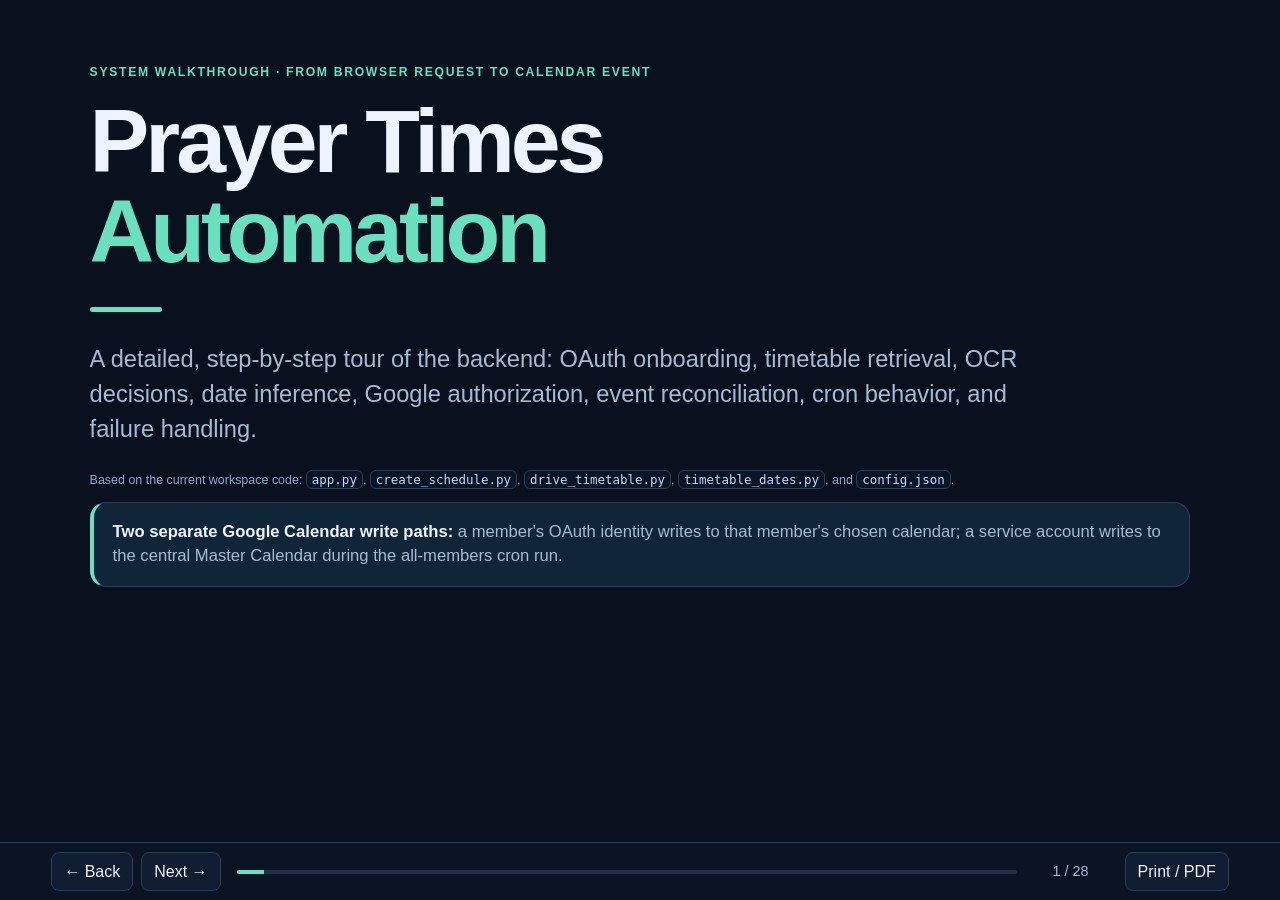
<file: backend_logic_presentation.html>
<!doctype html>
<html lang="en">
<head>
  <meta charset="utf-8">
  <meta name="viewport" content="width=device-width, initial-scale=1">
  <meta name="description" content="A step-by-step technical presentation of the Prayer Times Automation backend.">
  <title>Prayer Times Automation — Backend Walkthrough</title>
  <style>
    :root {
      color-scheme: dark;
      --bg: #09111f;
      --panel: #111d30;
      --panel-2: #17263d;
      --text: #edf4ff;
      --muted: #a8bad2;
      --accent: #69e0c0;
      --accent-2: #8fb5ff;
      --warn: #ffd37b;
      --line: #2a3d59;
      --danger: #ff9c9c;
    }
    * { box-sizing: border-box; }
    html, body { margin: 0; min-height: 100%; background: var(--bg); color: var(--text); }
    body {
      font-family: Inter, "Segoe UI", Arial, sans-serif;
      line-height: 1.48;
      overflow: hidden;
    }
    button { font: inherit; }
    .deck { min-height: 100vh; display: grid; grid-template-rows: 1fr auto; }
    .slides { min-height: 0; position: relative; }
    .slide {
      display: none;
      width: min(1440px, 100%);
      height: 100%;
      min-height: 0;
      margin: 0 auto;
      padding: clamp(26px, 5vw, 76px) clamp(24px, 7vw, 104px) 38px;
      overflow: auto;
    }
    .slide.active { display: block; animation: appear .22s ease-out; }
    @keyframes appear { from { opacity: .25; transform: translateY(5px); } to { opacity: 1; transform: none; } }
    .eyebrow {
      color: var(--accent);
      font-size: .76rem;
      font-weight: 800;
      letter-spacing: .14em;
      text-transform: uppercase;
      margin: 0 0 14px;
    }
    h1, h2, h3, p { margin-top: 0; }
    h1 { max-width: 900px; font-size: clamp(2.6rem, 7vw, 5.7rem); line-height: 1.01; letter-spacing: -.045em; margin-bottom: 24px; }
    h2 { font-size: clamp(1.8rem, 4.2vw, 3.35rem); line-height: 1.1; letter-spacing: -.03em; margin-bottom: 18px; }
    h3 { font-size: 1.08rem; margin-bottom: 8px; color: var(--accent-2); }
    p, li { color: var(--muted); font-size: clamp(.94rem, 1.3vw, 1.13rem); }
    strong { color: var(--text); }
    .lead { font-size: clamp(1.12rem, 2vw, 1.48rem); max-width: 930px; }
    .small { font-size: .86rem; }
    .tiny { font-size: .75rem; }
    .accent { color: var(--accent); }
    .warning { color: var(--warn); }
    .danger { color: var(--danger); }
    .grid { display: grid; gap: 14px; margin: 20px 0; }
    .two { grid-template-columns: repeat(2, minmax(0, 1fr)); }
    .three { grid-template-columns: repeat(3, minmax(0, 1fr)); }
    .four { grid-template-columns: repeat(4, minmax(0, 1fr)); }
    .card, .callout, .step {
      background: var(--panel);
      border: 1px solid var(--line);
      border-radius: 16px;
      padding: 17px 19px;
    }
    .card p:last-child, .callout p:last-child { margin-bottom: 0; }
    .callout { border-left: 4px solid var(--accent); background: #102638; }
    .callout.warn { border-left-color: var(--warn); background: #2a251a; }
    .step { position: relative; padding-top: 48px; }
    .step .num {
      position: absolute; left: 17px; top: 13px;
      display: grid; place-items: center;
      width: 25px; height: 25px; border-radius: 50%;
      color: var(--bg); background: var(--accent); font-weight: 900; font-size: .85rem;
    }
    ul, ol { margin: 9px 0 0; padding-left: 1.2rem; }
    li { margin: 5px 0; }
    .flow {
      display: flex; gap: 10px; align-items: stretch; flex-wrap: wrap; margin: 22px 0;
    }
    .flow > div {
      flex: 1 1 130px; min-width: 115px;
      padding: 14px; border-radius: 12px; text-align: center;
      background: var(--panel-2); border: 1px solid var(--line);
      color: var(--text); font-weight: 700;
    }
    .flow .arrow { flex: 0 0 auto; min-width: 16px; padding: 13px 0; color: var(--accent); background: none; border: 0; }
    code, .code {
      font-family: Consolas, "SFMono-Regular", monospace;
      color: #c2d8ff;
      background: #0a1525;
      border: 1px solid var(--line);
      border-radius: 6px;
      padding: 1px 5px;
      overflow-wrap: anywhere;
    }
    pre {
      overflow: auto; white-space: pre-wrap; overflow-wrap: anywhere;
      background: #07101d; border: 1px solid var(--line);
      border-radius: 12px; padding: 16px; color: #c2d8ff;
      font: .85rem/1.5 Consolas, "SFMono-Regular", monospace;
    }
    .tag {
      display: inline-block; padding: 4px 9px; border-radius: 99px;
      border: 1px solid var(--line); color: var(--accent); font-size: .78rem;
      margin: 2px 4px 2px 0;
    }
    .source { color: #8da7c9; font-size: .78rem; margin-top: 14px; }
    .cover-mark {
      width: 72px; height: 5px; background: var(--accent);
      border-radius: 9px; margin: 30px 0;
    }
    .big-number { color: var(--accent); font-size: 2.3rem; font-weight: 900; line-height: 1; }
    .footer {
      min-height: 58px; display: flex; align-items: center; gap: 16px;
      padding: 8px clamp(16px, 4vw, 56px);
      border-top: 1px solid var(--line); background: #0a1422;
    }
    .progress-track { height: 4px; flex: 1; background: #20314a; border-radius: 5px; overflow: hidden; }
    .progress { height: 100%; width: 0; background: var(--accent); transition: width .2s; }
    .counter { min-width: 76px; text-align: center; color: var(--muted); font-variant-numeric: tabular-nums; font-size: .9rem; }
    .controls { display: flex; gap: 8px; }
    .controls button {
      padding: 7px 12px; border-radius: 8px; border: 1px solid var(--line);
      background: var(--panel); color: var(--text); cursor: pointer;
    }
    .controls button:hover { border-color: var(--accent); }
    .controls button:focus-visible { outline: 2px solid var(--accent); outline-offset: 2px; }
    @media (max-width: 800px) {
      body { overflow: auto; }
      .deck { min-height: 100vh; }
      .slides { min-height: calc(100vh - 58px); }
      .slide { min-height: calc(100vh - 58px); height: auto; padding: 32px 20px; }
      .two, .three, .four { grid-template-columns: 1fr; }
      .flow { gap: 6px; }
      .flow > div { flex-basis: 39%; }
      .flow .arrow { flex-basis: auto; }
    }
    @media print {
      @page { size: 13.333in 7.5in; margin: 0; }
      html, body { background: #09111f !important; print-color-adjust: exact; -webkit-print-color-adjust: exact; }
      body { overflow: visible; }
      .deck { display: block; }
      .slides { display: block; }
      .slide, .slide.active {
        display: block !important; width: 13.333in; height: 7.5in; min-height: 7.5in;
        overflow: hidden; page-break-after: always; padding: .55in .8in .4in;
        animation: none;
      }
      .footer { display: none; }
      h2 { font-size: 27pt; }
      p, li { font-size: 12pt; }
      .card, .callout, .step { padding: 12px 14px; }
      .grid { gap: 9px; margin: 12px 0; }
    }
  </style>
</head>
<body>
<main class="deck" aria-label="Backend logic presentation">
  <div class="slides" id="slides">
    <section class="slide active">
      <p class="eyebrow">System walkthrough · from browser request to calendar event</p>
      <h1>Prayer Times<br><span class="accent">Automation</span></h1>
      <div class="cover-mark"></div>
      <p class="lead">A detailed, step-by-step tour of the backend: OAuth onboarding, timetable retrieval, OCR decisions, date inference, Google authorization, event reconciliation, cron behavior, and failure handling.</p>
      <p class="source">Based on the current workspace code: <code>app.py</code>, <code>create_schedule.py</code>, <code>drive_timetable.py</code>, <code>timetable_dates.py</code>, and <code>config.json</code>.</p>
      <div class="callout"><p><strong>Two separate Google Calendar write paths:</strong> a member's OAuth identity writes to that member's chosen calendar; a service account writes to the central Master Calendar during the all-members cron run.</p></div>
    </section>

    <section class="slide">
      <p class="eyebrow">01 · Orientation</p>
      <h2>What the backend does</h2>
      <p class="lead">It turns the latest timetable image into a validated set of prayer times and dates, then reconciles generated events into one or more Google calendars.</p>
      <div class="grid three">
        <article class="card"><h3>Web / onboarding</h3><p>Flask presents OAuth endpoints. A member grants calendar access; the app stores an encrypted refresh token and starts an initial sync.</p></article>
        <article class="card"><h3>Schedule engine</h3><p>Drive fetches the newest timetable image. OCR and date logic produce validated values. The scheduler creates, updates, or skips events.</p></article>
        <article class="card"><h3>Persistence / operations</h3><p>Supabase stores member linkage and sync state. Render hosts the app and scheduled job; runtime secrets supply credentials.</p></article>
      </div>
      <div class="callout warn"><p><strong>Important scope boundary:</strong> the code shown implements a Flask web app and a command-line scheduler. The actual cron schedule/command is configured in the hosting platform, not in these Python files.</p></div>
    </section>

    <section class="slide">
      <p class="eyebrow">02 · Components</p>
      <h2>Who talks to whom?</h2>
      <div class="flow">
        <div>Member browser</div><div class="arrow">→</div><div>Flask / Render</div><div class="arrow">→</div><div>Google OAuth</div>
        <div class="arrow">→</div><div>Supabase member record</div>
      </div>
      <div class="flow">
        <div>Render cron</div><div class="arrow">→</div><div>Drive service account</div><div class="arrow">→</div><div>Timetable image</div>
        <div class="arrow">→</div><div>OCR + date logic</div><div class="arrow">→</div><div>Calendar API</div>
      </div>
      <div class="grid two">
        <article class="card"><h3>Google Drive identity</h3><p><code>drive_timetable.py</code> reads <code>GOOGLE_APPLICATION_CREDENTIALS</code> and needs Viewer access to the timetable folder.</p></article>
        <article class="card"><h3>Master Calendar identity</h3><p><code>create_schedule.py</code> loads the Render secret <code>/etc/secrets/service_account.json</code> (or local fallback) and needs event-write access to the public calendar.</p></article>
      </div>
      <p class="source">A single service account can be granted both permissions, but these are separate credential-loading branches and permission checks.</p>
    </section>

    <section class="slide">
      <p class="eyebrow">03 · Process map</p>
      <h2>Two entry points, one schedule engine</h2>
      <div class="grid two">
        <article class="card">
          <h3>Member's first connection</h3>
          <ol>
            <li>Browser opens <code>/connect_google</code>.</li>
            <li>Member grants OAuth consent.</li>
            <li>Callback validates the response and saves the encrypted token.</li>
            <li>Scheduler runs for that member ID.</li>
            <li>Calendar events are reconciled in that member's calendar.</li>
          </ol>
        </article>
        <article class="card">
          <h3>Scheduled weekly run</h3>
          <ol>
            <li>Host launches <code>create_schedule.py --all-members</code>.</li>
            <li>Scheduler downloads and processes the latest timetable.</li>
            <li>Master Calendar is synced first.</li>
            <li>Connected Supabase members are synced one by one.</li>
            <li>Any counted failure makes the run exit with an error.</li>
          </ol>
        </article>
      </div>
      <div class="callout"><p>Both routes call the same date/OCR builder and <code>sync_member</code> routine, but choose credentials and calendar destinations differently.</p></div>
    </section>

    <section class="slide">
      <p class="eyebrow">04 · Startup and configuration</p>
      <h2>What must exist before the work starts?</h2>
      <div class="grid two">
        <article class="card"><h3>Application setup</h3>
          <ul>
            <li>Flask uses <code>FLASK_SECRET_KEY</code> for signed sessions.</li>
            <li>Fernet requires <code>TOKEN_ENCRYPTION_KEY</code>.</li>
            <li>Supabase client requires URL and service-role key.</li>
            <li>Google OAuth client config comes from a Render secret file or JSON environment variable.</li>
            <li>Hosted <code>REDIRECT_URI</code> must start with HTTPS.</li>
          </ul>
        </article>
        <article class="card"><h3>Schedule settings</h3>
          <ul>
            <li><code>timezone</code>: local event timezone (<code>Europe/Berlin</code>).</li>
            <li><code>public_calendar_id</code>: Master Calendar destination.</li>
            <li><code>friday_replaces_zohar</code>: Juma policy.</li>
            <li><code>reminder_minutes</code>: per-prayer popup offsets.</li>
            <li>OCR runtime: Tesseract plus English/German language data.</li>
          </ul>
        </article>
      </div>
      <p class="source">The Dockerfile installs Python dependencies and the Tesseract executable/languages. Render injects runtime secrets and invokes Gunicorn or the separate cron command.</p>
    </section>

    <section class="slide">
      <p class="eyebrow">05 · OAuth begin</p>
      <h2>Member presses “connect Google”</h2>
      <div class="grid two">
        <article class="step"><span class="num">1</span><h3>Clear prior flow state</h3><p><code>session.clear()</code> removes stale OAuth session material, then the session is marked permanent with a 15-minute lifetime.</p></article>
        <article class="step"><span class="num">2</span><h3>Load OAuth client</h3><p>Use <code>GOOGLE_OAUTH_CLIENT_JSON</code> if present; otherwise load the client-secrets file. The secrets must describe a web client.</p></article>
        <article class="step"><span class="num">3</span><h3>Request permissions</h3><p>Ask for Calendar, Calendar events, verified email identity, and OpenID. Request offline access so later scheduled jobs can refresh credentials.</p></article>
        <article class="step"><span class="num">4</span><h3>Protect the round trip</h3><p>Generate OAuth <code>state</code> and a PKCE code verifier. Keep both in the secure session; redirect the browser to Google.</p></article>
      </div>
      <div class="callout"><p>Cookie protections include Secure, HttpOnly, and SameSite=Lax. Responses also set no-store and no-referrer headers.</p></div>
      <p class="source">Code: <code>app.py</code>, <code>/connect_google</code>; OAuth scope constants and application settings.</p>
    </section>

    <section class="slide">
      <p class="eyebrow">06 · OAuth callback</p>
      <h2>Google returns to <code>/oauth_callback</code></h2>
      <ol>
        <li>Read expected session state, returned query-string state, and PKCE verifier.</li>
        <li>Reject missing state/verifier or a non-matching state (constant-time compare).</li>
        <li>Consume state/verifier before continuing, so the callback cannot reuse them.</li>
        <li>Handle cancellation, missing authorization code, and token-exchange errors.</li>
        <li>Exchange the code with the same OAuth client and PKCE verifier.</li>
        <li>Require Calendar scope and a refresh token for future background updates.</li>
        <li>Call Google userinfo; require stable account ID, email, and verified email.</li>
      </ol>
      <div class="callout warn"><p>If Google does not return offline access / a refresh token, the app rejects the connection because a scheduled job cannot rely on the member being present to sign in again.</p></div>
      <p class="source">Code: <code>app.py</code>, <code>/oauth_callback</code>.</p>
    </section>

    <section class="slide">
      <p class="eyebrow">07 · Member persistence</p>
      <h2>Store enough to reconnect—without storing a plain token</h2>
      <div class="flow">
        <div>Google refresh token</div><div class="arrow">→</div><div>Fernet encrypt</div><div class="arrow">→</div><div>Supabase upsert</div>
      </div>
      <div class="grid two">
        <article class="card"><h3>Saved / updated fields</h3><p>Stable Google subject ID, verified email, encrypted refresh token, <code>connection_status="connected"</code>, <code>initial_sync_pending=true</code>, and update timestamp.</p></article>
        <article class="card"><h3>Reconnect behavior</h3><p>Upsert is keyed by stable Google subject. On an existing record, the code intentionally leaves the selected <code>calendar_id</code>, creation timestamp, and last-sync timestamp alone.</p></article>
      </div>
      <p>The app queries Supabase for the saved member row's internal ID. It then invokes <code>main(member_id=...)</code> for the immediate initial sync.</p>
      <div class="callout warn"><p>The success page is rendered even if that inner initial-sync call raises: the callback logs the exception and continues. Therefore, verify the logs/calendar, not only the page, when confirming first-time event creation.</p></div>
    </section>

    <section class="slide">
      <p class="eyebrow">08 · Scheduler begins</p>
      <h2>Every sync first constructs the timetable</h2>
      <p>Whether called after login or by cron, <code>main()</code> begins by calling <code>build_prayer_times_and_dates()</code> before it selects destinations.</p>
      <div class="grid three">
        <article class="card"><div class="big-number">A</div><h3>Load config</h3><p>Read JSON relative to the source directory; construct the configured timezone; get current local year/date.</p></article>
        <article class="card"><div class="big-number">B</div><h3>Fetch image</h3><p>Drive service account lists the newest image directly inside the configured folder; retrieve file bytes in memory.</p></article>
        <article class="card"><div class="big-number">C</div><h3>Prepare OCR</h3><p>Apply image orientation, convert to RGB, then create a grayscale, 3× enlarged, contrast-adjusted copy to read date text.</p></article>
      </div>
      <p>On Windows the code points Tesseract at its standard install path; on the Linux container it invokes <code>tesseract</code> from PATH.</p>
      <p class="source">Code: <code>create_schedule.py</code>, <code>build_prayer_times_and_dates()</code>; <code>drive_timetable.py</code>, <code>fetch_latest_timetable()</code>.</p>
    </section>

    <section class="slide">
      <p class="eyebrow">09 · Drive lookup</p>
      <h2>How “latest timetable” is selected</h2>
      <ol>
        <li>Require <code>GOOGLE_APPLICATION_CREDENTIALS</code>; load the service-account JSON at that path.</li>
        <li>Request the read-only Drive scope.</li>
        <li>Query the configured folder for non-trashed image MIME types.</li>
        <li>Order by <code>createdTime desc</code>, request one file, including shared-drive support.</li>
        <li>If no image exists, raise an explicit error mentioning folder/access checks.</li>
        <li>Download chunks into <code>BytesIO</code>; rewind and return the stream plus file metadata.</li>
        <li>Close the Drive service in a <code>finally</code> block; close the stream if download fails.</li>
      </ol>
      <div class="callout"><p>This selects the newest created image directly inside the folder, not necessarily a recursively nested file and not a file chosen by filename.</p></div>
      <p class="source">Code: <code>drive_timetable.py</code>.</p>
    </section>

    <section class="slide">
      <p class="eyebrow">10 · OCR strategy</p>
      <h2>Read prayer times with layered safeguards</h2>
      <div class="grid three">
        <article class="card"><h3>Tier 1 · fixed prayer bands</h3><p>Crop six proportional vertical bands from the original image. Use the central horizontal region, grayscale, 4× scale, autocontrast, white border, and Tesseract single-line mode. Whitelist digits and colon. Accept only a strict valid <code>HH:MM</code>.</p></article>
        <article class="card"><h3>Tier 2 · whole-image scan</h3><p>Parse explicit prayer/time pairs on the same OCR line. A second scan uses 4× resize, thresholding to reduce a pale watermark, token coordinates, and confidence scores.</p></article>
        <article class="card"><h3>Tier 3 · targeted fallback</h3><p>If a prayer is still unresolved, crop its full-width row with padding, scan several image-threshold variants, and require a clear repeated vote.</p></article>
      </div>
      <div class="callout warn">
        <p><strong>Tier 4 · merged-time middle-column fallback:</strong> If Zohar or Maghrib is unread, scan its combined row band in the middle time column. Accept a time only with repeated OCR agreement and a matching vertical position—no Fajr-first assumption. Use it for both Zohar/Assr or Maghrib/Ishaa and create one combined entry. A normally read primary prayer remains separate. If the time is still uncertain, stop before calendar writes.</p>
      </div>
      <p class="source">Code: <code>extract_original_whole_image_times()</code>, <code>extract_second_whole_image_times()</code>, <code>select_whole_image_fallback()</code>, <code>extract_flexible_prayer_row_time()</code>, and the middle-column helpers in <code>prayer_time_ocr.py</code>.</p>
    </section>

    <section class="slide">
      <p class="eyebrow">11 · OCR details</p>
      <h2>How the fallback scans decide what counts</h2>
      <ul>
        <li><strong>Label normalization:</strong> remove non-letters and lowercase; map variants such as <code>Fair</code>/<code>Fair</code>-like Fajr, Zuhr/Dhuhr, Asr, Isha, Jumma/Jumuah to canonical names.</li>
        <li><strong>Second scan geometry:</strong> retain nonempty OCR tokens, their bounding boxes, and confidence; labels under confidence 30 are ignored.</li>
        <li><strong>Same-row association:</strong> only inspect tokens to the right of a label whose vertical centers are close.</li>
        <li><strong>Split-time assembly:</strong> try one, two, or three neighboring tokens to support <code>06:40</code>, <code>06:</code> + <code>40</code>, or <code>06</code> + <code>:</code> + <code>40</code>; reject low-confidence or widely spaced pieces.</li>
        <li><strong>Band retry:</strong> if any of six expected prayers has zero or multiple candidate times, locate reliable Fajr and Juma anchors in the same column, crop the intervening full-width band, and scan it as a text block.</li>
        <li><strong>Consensus selection:</strong> union original/second whole-image candidates. More than one distinct time means disagreement and rejection; exactly one is accepted.</li>
        <li><strong>Flexible row vote:</strong> scan the row in contrast plus thresholds 145, 180, 210. A valid time must win uniquely with at least two votes. If it disagrees with any whole-image candidate, reject it.</li>
        <li><strong>Merged-row fallback:</strong> use repeated OCR agreement and vertical position in the middle-column Zohar–Assr and Maghrib bands. Only unread Zohar or Maghrib triggers a shared pair time; a normally read primary remains separate.</li>
      </ul>
      <p class="source">The rectangle scan is preferred; fallback logic is only used when its strict parse or time validation fails.</p>
    </section>

    <section class="slide">
      <p class="eyebrow">12 · Date text parsing</p>
      <h2>OCR date → typed endpoint candidates</h2>
      <div class="grid two">
        <article class="card"><h3>Recognized vocabulary</h3><p>German weekdays and month names, plus abbreviations/variants: e.g. <code>Mär</code>/<code>Mar</code>/<code>Maerz</code>, <code>Okt</code>/<code>Oct</code>, <code>Dez</code>/<code>Dec</code>. Date patterns allow optional punctuation and optional four-digit year.</p></article>
        <article class="card"><h3>Endpoint role</h3><p>Explicit <code>ab</code> marks start; <code>bis zum</code> or <code>zum</code> marks end. Without a marker, Saturday/Sunday is treated as start and Friday as end. Other unmarked weekdays are not guessed.</p></article>
      </div>
      <ol>
        <li>Find dates with optional marker and weekday; ignore unrelated unmarked dates.</li>
        <li>Record role, weekday, day/month/year, and matched text.</li>
        <li>Also detect marker + weekday without a numeric date (weekday-only endpoint).</li>
        <li>Reject conflicting weekdays for the same role.</li>
        <li>Convert month text; reject unknown months.</li>
      </ol>
      <p class="source">Code: <code>parse_timetable_endpoints()</code>, <code>_role_for()</code>, <code>_weekday_only()</code>.</p>
    </section>

    <section class="slide">
      <p class="eyebrow">13 · Year inference</p>
      <h2>Resolve missing years without guessing blindly</h2>
      <ol>
        <li>If OCR supplies any explicit year, use those as reference years; otherwise use the configured timezone's current year.</li>
        <li>For each reference year, consider the previous, same, and next year (within valid calendar-year limits).</li>
        <li>For every date endpoint without an explicit year, construct actual calendar dates in those candidate years.</li>
        <li>Discard impossible calendar dates (such as an invalid month/day) and dates whose weekday disagrees with OCR.</li>
        <li>For multiple endpoints with the same role, intersect candidate sets: every start clue must agree on the same start; every end clue must agree on the same end.</li>
        <li>If candidates become empty, reject the OCR as contradictory rather than choosing the nearest-looking date.</li>
      </ol>
      <div class="callout"><p>Example: “Saturday, 17 Oct” with no year is tested against adjacent candidate years; only years where that date really is Saturday survive.</p></div>
      <p class="source">Code: <code>_endpoint_date_candidates()</code>. Date candidate creation is separate from range construction.</p>
    </section>

    <section class="slide">
      <p class="eyebrow">14 · Range construction</p>
      <h2>How partial or complete ranges are assembled</h2>
      <div class="grid three">
        <article class="card"><h3>Start + end found</h3><p>Pair candidate start/end dates where end is on or after start and no more than seven days later—so the inclusive range is at most eight days.</p></article>
        <article class="card"><h3>Only end found</h3><p>First try day after last event as the start if the span is 0–7 days and matches a valid expected start pattern. Otherwise infer a standard or DST-transition range backward from the end.</p></article>
        <article class="card"><h3>Only start found</h3><p>Infer forward from the start using the regular or DST-transition pattern. If no explicit start exists, a history date can supply “last event + 1 day.”</p></article>
      </div>
      <p>Every possible range is then filtered: 1–8 inclusive days, start weekday match if known, end weekday match if known. If several remain, keep those closest to the reference date (zero distance when it lies within a range).</p>
      <div class="callout warn"><p>Zero valid ranges means inconsistent OCR/history; multiple equally-near ranges mean ambiguity. Both raise an error instead of selecting a week arbitrarily.</p></div>
      <p class="source">Code: <code>resolve_timetable_dates()</code>.</p>
    </section>

    <section class="slide">
      <p class="eyebrow">15 · Week-length inference</p>
      <h2>Regular weeks and daylight-saving transition weeks</h2>
      <div class="grid two">
        <article class="card"><h3>Regular timetable</h3>
          <ul>
            <li>A Friday end normally means start six days earlier: Saturday–Friday, 7 inclusive days.</li>
            <li>A Saturday start normally means end six days later: Saturday–Friday.</li>
          </ul>
        </article>
        <article class="card"><h3>Transition-week exceptions</h3>
          <ul>
            <li>Spring Sunday is the last Sunday in March; autumn Sunday is the last Sunday in October.</li>
            <li>Saturday before transition Sunday can be the end of an 8-day period starting the prior Saturday.</li>
            <li>Transition Sunday can start a 6-day period ending Friday.</li>
            <li>A Saturday immediately before transition Sunday is deliberately not treated as an ordinary Saturday start.</li>
          </ul>
        </article>
      </div>
      <pre>End = Saturday before DST Sunday  → start = end − 7 days (8 inclusive)
End = Friday after DST Sunday     → start = DST Sunday (6 inclusive)
Start = Saturday 8 days before    → end = day before DST Sunday
Start = DST Sunday                → end = following Friday</pre>
      <p class="source">For dates near transition Sundays, the backward end-inference helper refuses ambiguous in-between days rather than falling through to a normal Friday rule.</p>
    </section>

    <section class="slide">
      <p class="eyebrow">16 · Date-history fallback</p>
      <h2>OCR cannot resolve dates? Consult that calendar's own history</h2>
      <ol>
        <li>Query events up to ten years back, paging through results.</li>
        <li>Keep only known prayer summaries and descriptions containing the app marker <code>Prayer Timings Automation:</code>.</li>
        <li>Read the event's all-day date or convert its date-time into the configured local timezone.</li>
        <li>Take the latest matching prayer-event date.</li>
        <li>Use that date as history to infer the next timetable block.</li>
      </ol>
      <div class="grid two">
        <article class="card"><h3>With readable history</h3><p>Try “last event date + 1” as the next start; validate against the OCR end/weekday and known week patterns.</p></article>
        <article class="card"><h3>Without readable history</h3><p>If OCR also has no usable date, stop. Do not make up a start date. Google/auth/API errors during history lookup are converted to an explicit fallback failure.</p></article>
      </div>
      <p class="source">This check happens per target calendar, because member and Master Calendar event histories can differ.</p>
    </section>

    <section class="slide">
      <p class="eyebrow">17 · Destination selection</p>
      <h2>Same sync function, separate identities</h2>
      <div class="grid two">
        <article class="card">
          <h3>Member record (OAuth)</h3>
          <ol>
            <li>Decrypt that row's refresh token.</li>
            <li>Build OAuth credentials with client ID/secret, token endpoint, and requested scopes.</li>
            <li>Refresh the access token.</li>
            <li>Check saved calendar ID; if missing/invalid, list calendars where role is owner/writer.</li>
            <li>Prefer prayer-related names (prefix match first, then contained prayer/salah/namaz/salat); else use primary.</li>
          </ol>
        </article>
        <article class="card">
          <h3>Master mock record (service account)</h3>
          <ol>
            <li>Use Render secret path first; local JSON fallback second.</li>
            <li>Load service-account credentials with Calendar scope.</li>
            <li>Build Calendar API client.</li>
            <li>Use configured public calendar ID directly—no calendar search.</li>
            <li>Do not write a fake Master member into Supabase.</li>
          </ol>
        </article>
      </div>
      <div class="callout"><p>The member's token cannot write on behalf of the Master service account, and the Master service account does not impersonate the individual member.</p></div>
    </section>

    <section class="slide">
      <p class="eyebrow">18 · Cron member selection</p>
      <h2>Which targets does each invocation process?</h2>
      <div class="grid three">
        <article class="card"><h3>Weekly: <code>--all-members</code></h3><p>Fetch all rows with <code>connection_status="connected"</code>, sorted by ID and paged 500 at a time. Enable Master Calendar sync regardless of whether the member list is empty.</p></article>
        <article class="card"><h3>OAuth callback</h3><p>Fetch one row matching internal member ID and connected status. No Master Calendar target is added to this path.</p></article>
        <article class="card"><h3>Invalid invocation</h3><p>Passing both modes is rejected; passing neither all-members nor a member ID is rejected.</p></article>
      </div>
      <p>If Supabase member lookup fails during weekly cron, the code records a failure but still attempts the Master Calendar sync. Individual member sync is unavailable for that run.</p>
      <p class="source">A pending-members query/helper exists, but the weekly all-members selection shown here uses all connected rows; it does not limit the weekly run to only pending users.</p>
    </section>

    <section class="slide">
      <p class="eyebrow">19 · Schedule generation</p>
      <h2>Turn one timetable block into event payloads</h2>
      <ol>
        <li>Iterate each inclusive calendar date from start through the resolved day count.</li>
        <li>Start with Fajr, Zohar, Assr, Maghrib, Ishaa.</li>
        <li>On Friday (weekday 4), either replace Zohar with Juma or append Juma, based on config.</li>
        <li>When fallback recovers a shared time, create one <code>Zohar Assr Jama (combined)</code> or <code>Maghrib Isha Jama (combined)</code> event. Otherwise keep separate events when both individual times are resolved; unresolved times still fail closed.</li>
        <li>Combine each date and OCR time in the configured timezone.</li>
        <li>Set each event's native calendar end from its type: five minutes after the OCR start for individual prayers, and 10 minutes after the OCR start for combined prayers. The Calendar API does not accept <code>endTimeUnspecified</code> as a writable insert/patch field.</li>
        <li>Build a popup reminder using the primary prayer's configured offset. All descriptions, including combined prayers, show only the OCR start time and format the date day-month-year: <code>Bait us Subuh [Prayer name] Start Time: HH:MM on DD-MM-YYYY.</code></li>
        <li>Hash calendar ID + ISO date + event label for a stable event ID.</li>
      </ol>
      <pre>event key = "prayer-timings|calendar_id|YYYY-MM-DD|Event label"
event ID  = SHA-256(event key)</pre>
      <p class="source">A distinct ID per calendar prevents the Master Feed's event identity from colliding with an individual calendar's identity.</p>
    </section>

    <section class="slide">
      <p class="eyebrow">20 · Reconciliation</p>
      <h2>Create, skip, update—or replace a deleted event</h2>
      <div class="grid four">
        <article class="card"><h3>Insert</h3><p>No ID conflict: create event using deterministic ID.</p></article>
        <article class="card"><h3>Skip</h3><p>Existing confirmed/tentative event matches managed fields exactly.</p></article>
        <article class="card"><h3>Patch</h3><p>Existing live event differs: patch summary, description, start, end, reminders only.</p></article>
        <article class="card"><h3>Replace ID</h3><p>Existing ID is cancelled/deleted (including lookup 410): derive another hashed ID and retry, up to 50 generations.</p></article>
      </div>
      <p>Matching checks summary and description; parses and compares start/end instants and timezone; compares default-reminder mode and sorted reminder overrides.</p>
      <div class="callout warn"><p>If lookup after an ID conflict is uncertain for a reason other than deleted/410, re-raise. The code intentionally avoids making a possible duplicate based on an uncertain read.</p></div>
      <p class="source">Only app-managed fields are patched so unrelated event fields are preserved.</p>
    </section>

    <section class="slide">
      <p class="eyebrow">21 · Retries and persistent state</p>
      <h2>Transient trouble versus account repair</h2>
      <div class="grid two">
        <article class="card"><h3>Retryable Calendar API errors</h3><p>Retry HTTP 429, 500, 502, 503, 504, plus HTTP 403 only when the error identifies a rate-limit condition. Up to 8 tries; exponential delay starts at 1 second and doubles per retry.</p></article>
        <article class="card"><h3>Invalid member refresh token</h3><p>For a confirmed <code>invalid_grant</code>, mark that member <code>reconnect_required</code>. The user needs to reconnect Google; transient errors are not automatically mislabeled as revoked consent.</p></article>
      </div>
      <p>On a successful member sync, save the resolved calendar ID, clear initial-sync-pending, set last-synced time, and leave connection status connected. Master sync skips this database update because it has no real member row.</p>
      <p>Track outcomes as created, updated, skipped. A member's thrown exception increments failure count, is logged, and processing proceeds to later selected members.</p>
    </section>

    <section class="slide">
      <p class="eyebrow">22 · Completion and failure</p>
      <h2>How the cron decides whether it succeeded</h2>
      <div class="flow">
        <div>Build timetable</div><div class="arrow">→</div><div>Master sync (weekly)</div><div class="arrow">→</div><div>Member syncs</div>
        <div class="arrow">→</div><div>Aggregate counts</div><div class="arrow">→</div><div>Exit 0 or raise</div>
      </div>
      <ul>
        <li>OCR/date/image-building errors happen before destination syncing and abort the run.</li>
        <li>Master exception increments failure count, is logged with token-like values redacted, then member loop still proceeds.</li>
        <li>Individual member failures are counted; reconnect-required state is updated only for confirmed invalid grants.</li>
        <li>Summary prints selected/successful/failed; any nonzero failures cause <code>RuntimeError</code> and a nonzero process exit.</li>
        <li>Zero connected members is not itself an error: a weekly run still tries the Master Calendar.</li>
      </ul>
      <p class="source">Success output and Render job status are separate from the member browser's OAuth success page.</p>
    </section>

    <section class="slide">
      <p class="eyebrow">23 · Safety model</p>
      <h2>Where the guardrails are—and are not</h2>
      <div class="grid two">
        <article class="card"><h3>Present in code</h3>
          <ul>
            <li>HTTPS required for hosted OAuth redirect.</li>
            <li>OAuth state + PKCE verifier checked before token exchange.</li>
            <li>Secure session cookie flags and sensitive response cache/referrer headers.</li>
            <li>Refresh token encrypted before Supabase storage.</li>
            <li>OCR/date ambiguity fails closed; uncertain event lookup avoids duplicates.</li>
            <li>Central Master error logs redact token-like values.</li>
          </ul>
        </article>
        <article class="card"><h3>External setup still required</h3>
          <ul>
            <li>Keep Render credentials/secrets private and rotate exposed keys/tokens.</li>
            <li>Grant Drive folder Viewer access to the Drive service account.</li>
            <li>Grant the Master Calendar edit access to its service-account email.</li>
            <li>Keep the Fernet key stable; changing it makes stored member tokens undecryptable.</li>
            <li>Configure cron schedule and command correctly in the host.</li>
          </ul>
        </article>
      </div>
      <div class="callout warn"><p>The local workspace includes a service-account filename. Never copy secret JSON contents into a slide, commit, issue, or public log; the presentation deliberately contains no credential values.</p></div>
    </section>

    <section class="slide">
      <p class="eyebrow">24 · Example run, translated</p>
      <h2>What the cron lines mean</h2>
      <pre>RECTANGLE OCR [Zohar] VALIDATED TIME: 14:00
Timetable covers: 2026-09-26 through 2026-10-02
Weekly sync: connected members found: 0. Master Calendar sync enabled.
STARTING CENTRAL MASTER CALENDAR SYNCHRONIZATION
Using calendar_id: …@group.calendar.google.com
Timezone: Europe/Berlin</pre>
      <ul>
        <li>OCR accepted the prayer time from its primary crop; date parser resolved the inclusive seven-day range.</li>
        <li>Supabase returned no connected individual member records.</li>
        <li>Because this is all-members mode, the code still constructed the Master virtual target and attempted direct service-account access.</li>
        <li>A token error at this point is in service-account authentication, before event reconciliation; a Calendar permission error would occur later at API access.</li>
      </ul>
      <p>This traces the earlier failure: wrong OAuth scope caused token exchange to return no usable access token. The scope was corrected to the Calendar API scope; the updated code also redacts token strings from central-sync failure logging.</p>
    </section>

    <section class="slide">
      <p class="eyebrow">25 · Full sequence</p>
      <h2>From first request to last event</h2>
      <ol>
        <li>Website redirects the member to the Flask OAuth endpoint.</li>
        <li>Google consent returns a code; callback verifies session state and PKCE.</li>
        <li>App validates Google identity and permissions; encrypts refresh token; upserts Supabase.</li>
        <li>Initial sync—or later weekly cron—loads config and fetches newest timetable image from Drive.</li>
        <li>OCR extracts candidate week and six prayer times using primary scans and controlled fallbacks.</li>
        <li>Date resolver validates year, weekdays, range length, transition patterns, and/or per-calendar history.</li>
        <li>Choose member OAuth destination or Master service-account destination.</li>
        <li>Generate deterministic event IDs and timezone-aware payloads; reconcile existing Google events.</li>
        <li>Persist successful member sync state; summarize outcomes; exit successfully only if no failures were counted.</li>
      </ol>
      <div class="callout"><p><strong>Core reliability principle:</strong> uncertain inputs (OCR, dates, authorization, deleted-event lookup) should stop or surface an error rather than silently creating a plausible but incorrect schedule.</p></div>
    </section>

    <section class="slide">
      <p class="eyebrow">26 · Source guide</p>
      <h2>Where each part lives</h2>
      <div class="grid two">
        <article class="card"><h3>Web and member lifecycle</h3><p><code>app.py</code><br>Flask setup, OAuth scopes, session protections, connect route, callback, token encryption, Supabase upsert, initial-sync trigger.</p></article>
        <article class="card"><h3>Schedule and calendar events</h3><p><code>create_schedule.py</code><br>OCR pipeline, time validation, credential branches, calendar discovery, member selection, event IDs, retries, update/skip/delete handling, cron aggregation.</p></article>
        <article class="card"><h3>Drive input</h3><p><code>drive_timetable.py</code><br>Service-account authentication, latest-image query, download lifecycle.</p></article>
        <article class="card"><h3>Date intelligence</h3><p><code>timetable_dates.py</code><br>German date vocabulary, endpoint roles, candidate years, weekday consistency, valid ranges, DST week rules, date inference.</p></article>
      </div>
      <p class="source">Settings: <code>config.json</code>. Runtime/container setup: <code>Dockerfile</code>, <code>requirements.txt</code>, Render secrets and Render cron configuration.</p>
    </section>

    <section class="slide">
      <p class="eyebrow">End · Takeaways</p>
      <h2>Three ideas to remember</h2>
      <div class="grid three">
        <article class="card"><div class="big-number">1</div><h3>Credentials are intentionally split</h3><p>Member OAuth writes to personal calendars; service-account identity writes to the central feed; Drive access is its own service-account operation.</p></article>
        <article class="card"><div class="big-number">2</div><h3>Inputs are validated before writes</h3><p>OCR uses layered corroboration; dates must resolve unambiguously; calendar history is the fallback, not a license to guess.</p></article>
        <article class="card"><div class="big-number">3</div><h3>Sync is designed to be repeatable</h3><p>Deterministic event IDs and managed-field comparisons make reruns create, update, or skip; failures are counted and surfaced to cron.</p></article>
      </div>
      <p class="lead">Use the controls below or ← / → keys to move through the presentation. Use browser Print to save or print the slide deck.</p>
    </section>
  </div>
  <nav class="footer" aria-label="Presentation controls">
    <div class="controls">
      <button id="prev" type="button" aria-label="Previous slide">← Back</button>
      <button id="next" type="button" aria-label="Next slide">Next →</button>
    </div>
    <div class="progress-track" aria-hidden="true"><div class="progress" id="progress"></div></div>
    <div class="counter" id="counter" aria-live="polite"></div>
    <div class="controls"><button id="print" type="button">Print / PDF</button></div>
  </nav>
</main>
<script>
  (() => {
    const slides = Array.from(document.querySelectorAll(".slide"));
    const counter = document.getElementById("counter");
    const progress = document.getElementById("progress");
    let current = 0;
    function show(index) {
      current = Math.max(0, Math.min(slides.length - 1, index));
      slides.forEach((slide, i) => {
        slide.classList.toggle("active", i === current);
        slide.setAttribute("aria-hidden", i === current ? "false" : "true");
      });
      counter.textContent = `${current + 1} / ${slides.length}`;
      progress.style.width = `${((current + 1) / slides.length) * 100}%`;
      slides[current].scrollTop = 0;
      history.replaceState(null, "", `#slide-${current + 1}`);
    }
    document.getElementById("prev").addEventListener("click", () => show(current - 1));
    document.getElementById("next").addEventListener("click", () => show(current + 1));
    document.getElementById("print").addEventListener("click", () => window.print());
    document.addEventListener("keydown", event => {
      if (["ArrowRight", "PageDown", " "].includes(event.key)) {
        event.preventDefault(); show(current + 1);
      } else if (["ArrowLeft", "PageUp"].includes(event.key)) {
        event.preventDefault(); show(current - 1);
      } else if (event.key === "Home") {
        show(0);
      } else if (event.key === "End") {
        show(slides.length - 1);
      }
    });
    const match = location.hash.match(/^#slide-(\d+)$/);
    show(match ? Number(match[1]) - 1 : 0);
  })();
</script>
</body>
</html>
</file>
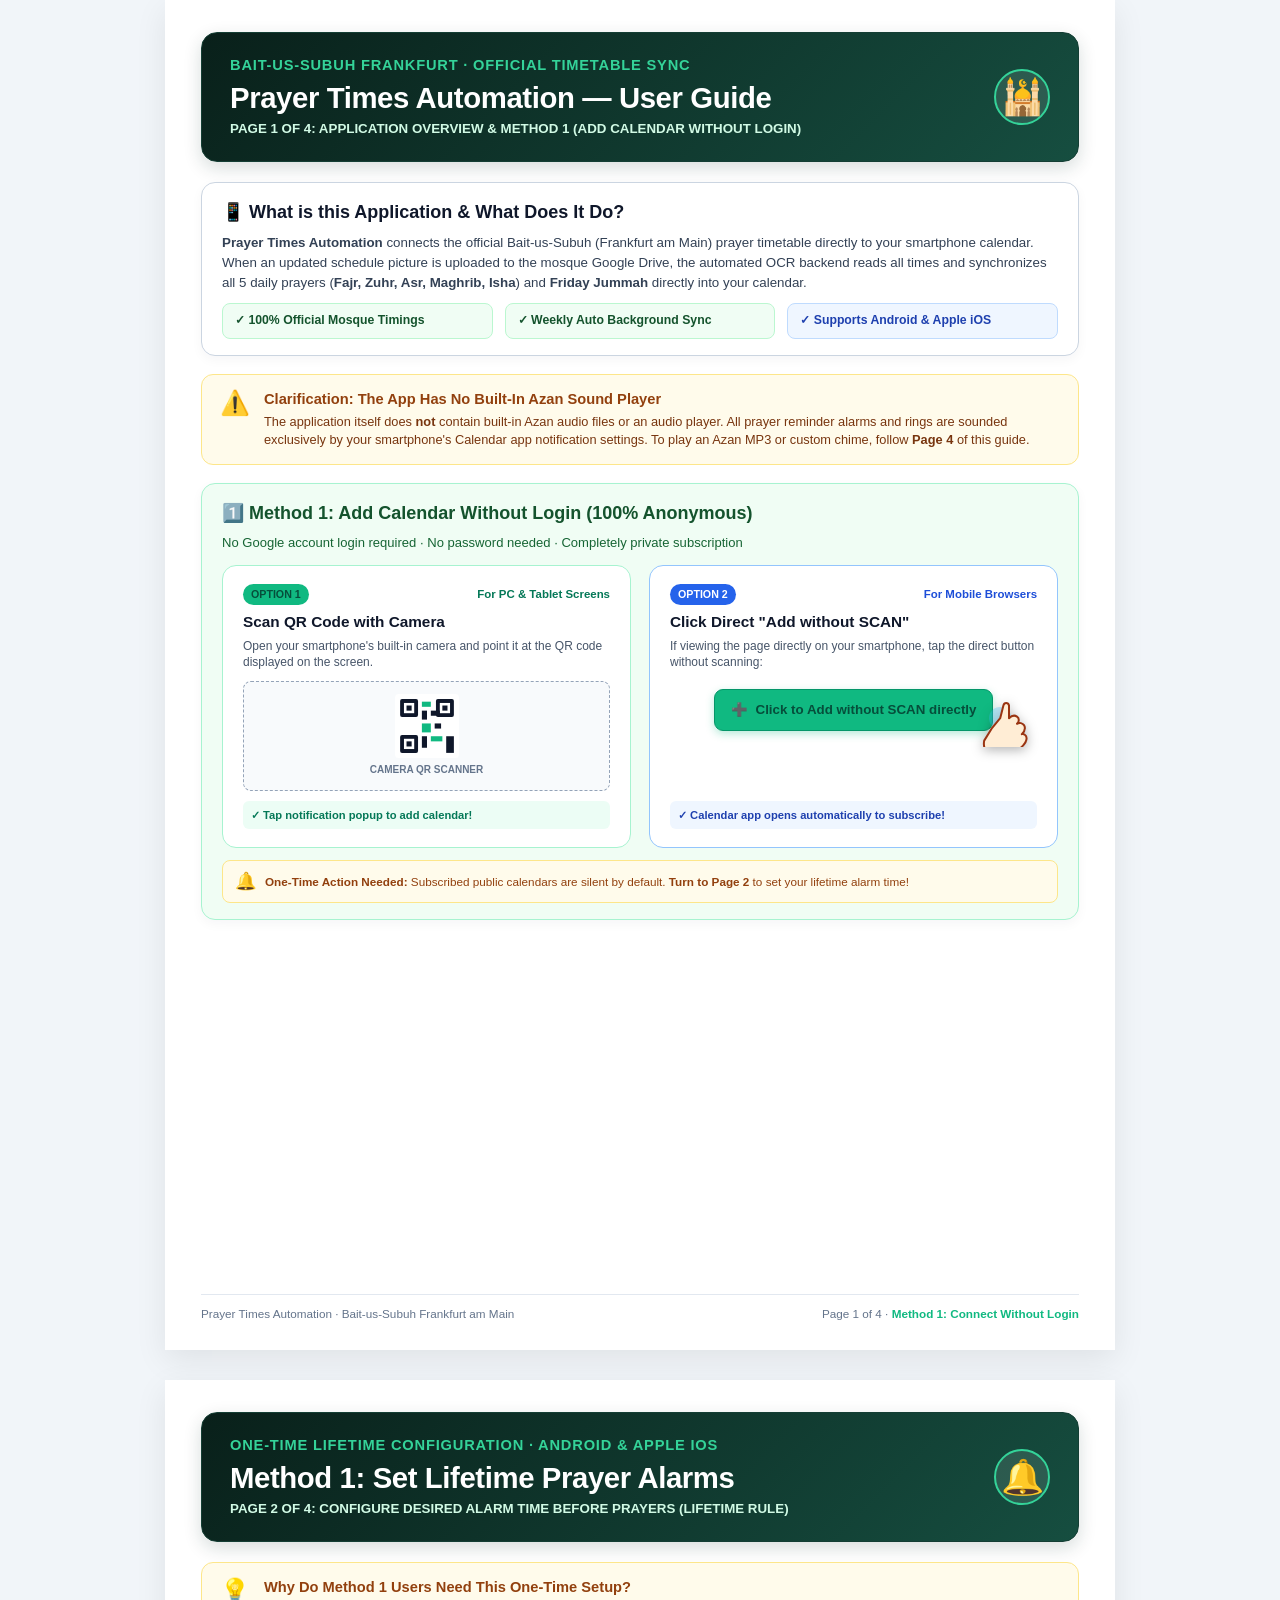
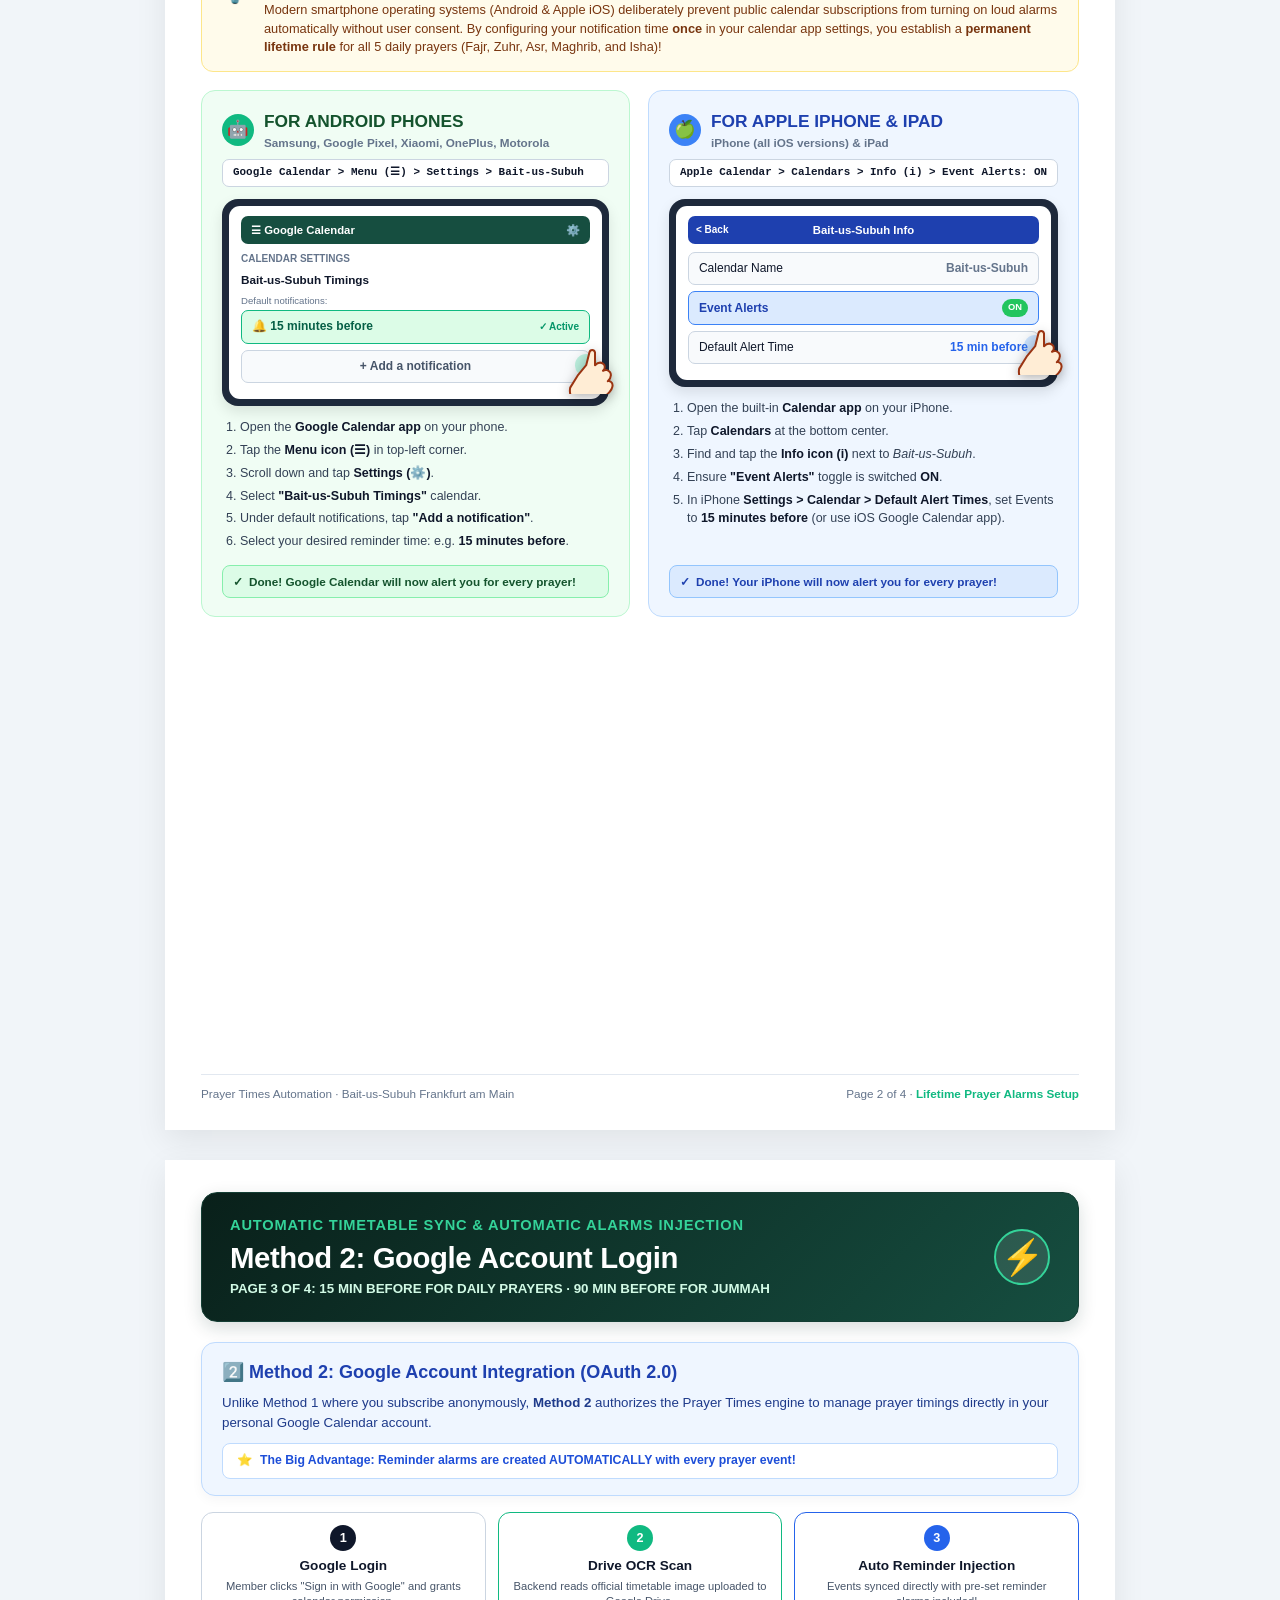
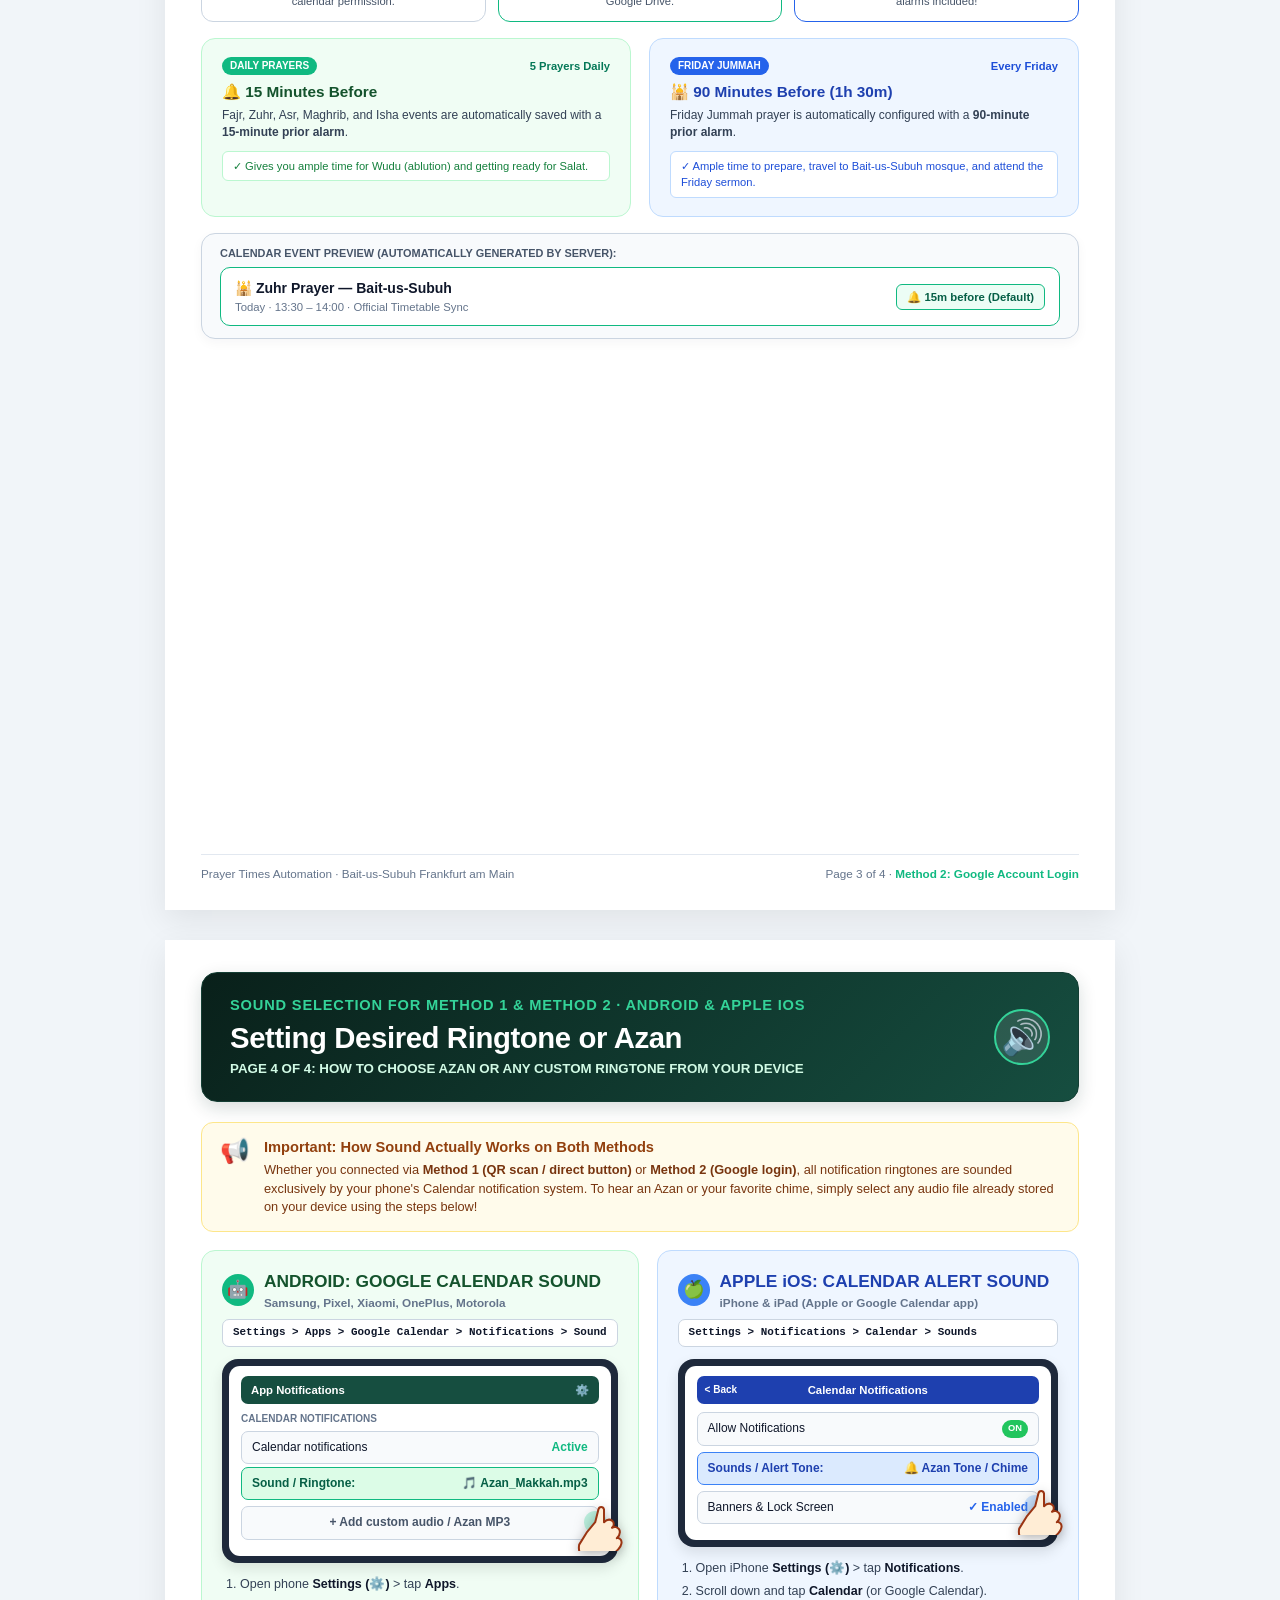
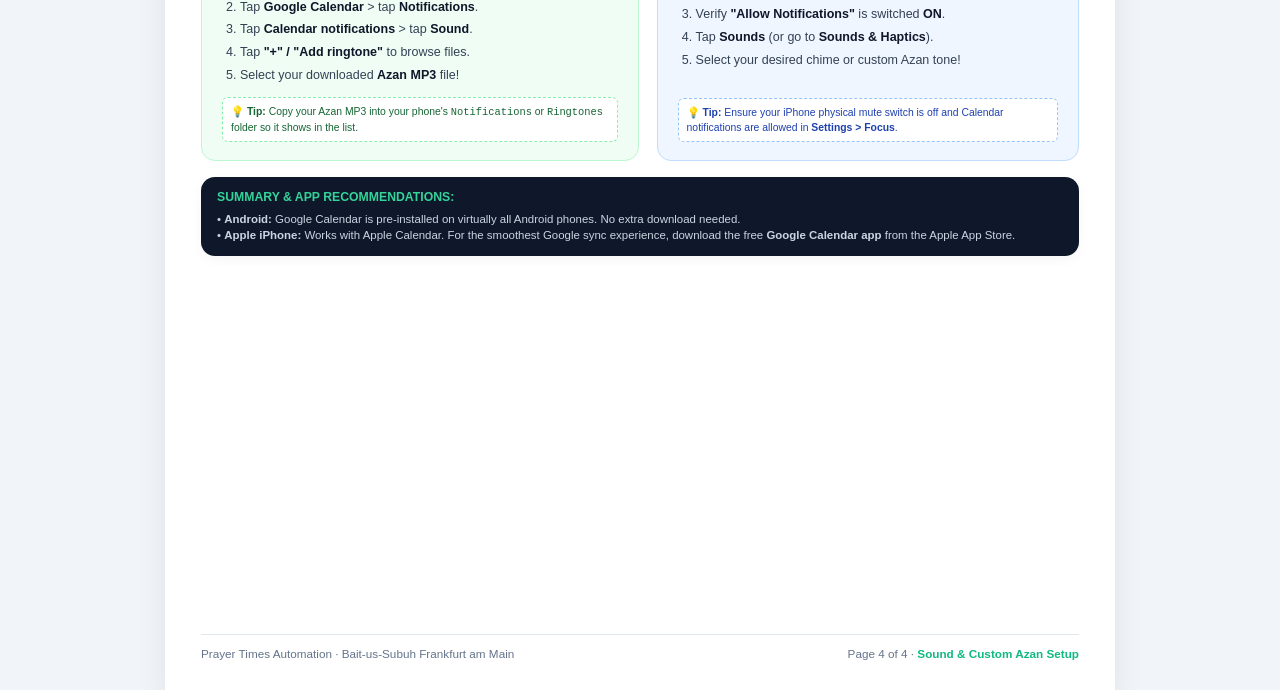
<file: guide_export_clean.html>
<!doctype html>
<html lang="en">
<head>
  <meta charset="utf-8">
  <title>Prayer Times Automation — Official Pictorial User Guide</title>
  <style>
    @page {
      size: A4 portrait;
      margin: 0;
    }

    * {
      box-sizing: border-box;
      -webkit-print-color-adjust: exact !important;
      print-color-adjust: exact !important;
    }

    body {
      margin: 0;
      padding: 0;
      font-family: -apple-system, BlinkMacSystemFont, "Segoe UI", Roboto, Helvetica, Arial, sans-serif;
      background: #f1f5f9;
      color: #0f172a;
      line-height: 1.45;
    }

    /* Fixed A4 dimensions for perfect 950x1350 aspect ratio */
    .page-container {
      width: 950px;
      height: 1350px;
      background: #ffffff;
      margin: 0 auto 30px;
      padding: 32px 36px 28px;
      display: flex;
      flex-direction: column;
      justify-content: space-between;
      box-shadow: 0 10px 30px rgba(0, 0, 0, 0.08);
      position: relative;
      overflow: hidden;
      page-break-after: always;
    }

    .page-container:last-child {
      page-break-after: avoid;
      margin-bottom: 0;
    }

    /* ================= HEADER BAR ================= */
    .header-bar {
      background: linear-gradient(135deg, #09201a, #164e40);
      color: #ffffff;
      border-radius: 16px;
      padding: 22px 28px;
      display: flex;
      justify-content: space-between;
      align-items: center;
      margin-bottom: 20px;
      border: 1.5px solid #143e34;
      box-shadow: 0 6px 18px rgba(15, 41, 35, 0.16);
    }

    .header-left .sub-meta {
      font-size: 11pt;
      font-weight: 800;
      color: #34d399;
      letter-spacing: 0.8px;
      text-transform: uppercase;
      margin-bottom: 4px;
    }

    .header-left h1 {
      margin: 0 0 4px;
      font-size: 22pt;
      font-weight: 900;
      letter-spacing: -0.4px;
      color: #ffffff;
      line-height: 1.2;
    }

    .header-left .page-tag {
      font-size: 10pt;
      font-weight: 600;
      color: #d1fae5;
    }

    .header-icon {
      width: 56px;
      height: 56px;
      border-radius: 50%;
      background: rgba(255, 255, 255, 0.1);
      border: 2px solid #34d399;
      display: flex;
      align-items: center;
      justify-content: center;
      font-size: 26pt;
      flex-shrink: 0;
    }

    /* ================= CARDS & BOXES ================= */
    .card {
      background: #ffffff;
      border: 1.5px solid #cbd5e1;
      border-radius: 14px;
      padding: 18px 22px;
      box-shadow: 0 4px 12px rgba(15, 23, 42, 0.04);
      margin-bottom: 18px;
    }

    .card.green-accent {
      border-color: #a7f3d0;
      background: #f0fdf4;
    }

    .card.blue-accent {
      border-color: #bfdbfe;
      background: #eff6ff;
    }

    .card.amber-accent {
      border-color: #fde68a;
      background: #fffbeb;
    }

    .card-title {
      font-size: 13.5pt;
      font-weight: 800;
      margin: 0 0 8px;
      display: flex;
      align-items: center;
      gap: 10px;
      color: #0f172a;
    }

    .card-title.green { color: #14532d; }
    .card-title.blue { color: #1e40af; }
    .card-title.amber { color: #92400e; }

    /* ================= NOTICE BANNER ================= */
    .notice-box {
      background: #fffbeb;
      border: 1.5px solid #fde68a;
      border-radius: 12px;
      padding: 14px 18px;
      margin-bottom: 18px;
      display: flex;
      align-items: flex-start;
      gap: 14px;
      color: #78350f;
    }

    .notice-icon {
      font-size: 18pt;
      line-height: 1;
      color: #d97706;
      flex-shrink: 0;
      margin-top: 2px;
    }

    .notice-content h4 {
      margin: 0 0 3px;
      font-size: 11pt;
      font-weight: 800;
      color: #92400e;
    }

    .notice-content p {
      margin: 0;
      font-size: 9.6pt;
      line-height: 1.45;
      color: #78350f;
    }

    /* ================= TWO COLUMN GRID ================= */
    .two-col-grid {
      display: grid;
      grid-template-columns: 1fr 1fr;
      gap: 18px;
      margin-bottom: 18px;
    }

    .col-box {
      background: #ffffff;
      border: 1.5px solid #cbd5e1;
      border-radius: 14px;
      padding: 18px 20px;
      display: flex;
      flex-direction: column;
      justify-content: space-between;
    }

    .col-box.col-green {
      background: #f0fdf4;
      border-color: #bbf7d0;
    }

    .col-box.col-blue {
      background: #eff6ff;
      border-color: #bfdbfe;
    }

    .col-header {
      display: flex;
      align-items: center;
      gap: 10px;
      margin-bottom: 8px;
    }

    .device-icon {
      width: 32px;
      height: 32px;
      border-radius: 50%;
      display: flex;
      align-items: center;
      justify-content: center;
      font-size: 13pt;
      flex-shrink: 0;
    }

    .device-icon.android { background: #10b981; color: #ffffff; }
    .device-icon.apple { background: #3b82f6; color: #ffffff; }

    .col-header h3 {
      margin: 0;
      font-size: 13pt;
      font-weight: 800;
    }

    .col-header span {
      font-size: 8.8pt;
      color: #64748b;
      font-weight: 600;
      display: block;
    }

    /* Path Pill */
    .path-pill {
      background: #ffffff;
      border: 1.2px solid #cbd5e1;
      border-radius: 7px;
      padding: 5px 10px;
      font-family: ui-monospace, SFMono-Regular, Menlo, Monaco, Consolas, monospace;
      font-size: 8.2pt;
      font-weight: 700;
      color: #0f172a;
      margin-bottom: 12px;
      white-space: nowrap;
      overflow: hidden;
      text-overflow: ellipsis;
      display: block;
    }

    /* ================= PHONE MOCKUP ================= */
    .phone-mockup-wrapper {
      background: #1e293b;
      border-radius: 16px;
      padding: 7px;
      margin-bottom: 12px;
      box-shadow: 0 6px 14px rgba(0, 0, 0, 0.1);
      position: relative;
    }

    .phone-screen {
      background: #ffffff;
      border-radius: 11px;
      padding: 10px 12px;
      font-size: 9pt;
      color: #0f172a;
    }

    .phone-app-bar {
      background: #164e40;
      color: #ffffff;
      padding: 6px 10px;
      border-radius: 7px;
      font-weight: 700;
      font-size: 8.5pt;
      display: flex;
      justify-content: space-between;
      align-items: center;
      margin-bottom: 8px;
    }

    .phone-app-bar.blue { background: #1e40af; }

    .phone-setting-row {
      background: #f8fafc;
      border: 1px solid #cbd5e1;
      border-radius: 7px;
      padding: 7px 10px;
      margin-bottom: 6px;
      display: flex;
      justify-content: space-between;
      align-items: center;
    }

    .phone-setting-row.highlight-green {
      background: #dcfce7;
      border-color: #10b981;
      font-weight: 700;
      color: #065f46;
    }

    .phone-setting-row.highlight-blue {
      background: #dbeafe;
      border-color: #3b82f6;
      font-weight: 700;
      color: #1e40af;
    }

    /* Pointing Hand Graphic */
    .pointing-hand {
      position: absolute;
      right: -8px;
      bottom: -8px;
      width: 48px;
      height: 48px;
      filter: drop-shadow(0 3px 6px rgba(0,0,0,0.3));
    }

    /* Step List */
    .step-list {
      margin: 0;
      padding: 0 0 0 18px;
      font-size: 9.4pt;
      line-height: 1.5;
      color: #334155;
    }

    .step-list li {
      margin-bottom: 4px;
    }

    .step-list strong {
      color: #0f172a;
    }

    .success-badge {
      background: #dcfce7;
      border: 1px solid #86efac;
      border-radius: 8px;
      padding: 7px 10px;
      font-size: 8.8pt;
      font-weight: 700;
      color: #14532d;
      margin-top: 10px;
      display: flex;
      align-items: center;
      gap: 6px;
    }

    .success-badge.blue {
      background: #dbeafe;
      border-color: #93c5fd;
      color: #1e40af;
    }

    /* ================= FOOTER META ================= */
    .footer-bar {
      border-top: 1px solid #e2e8f0;
      padding-top: 10px;
      display: flex;
      justify-content: space-between;
      align-items: center;
      font-size: 8.8pt;
      color: #64748b;
      margin-top: auto;
    }

    .footer-bar a {
      color: #10b981;
      text-decoration: none;
      font-weight: 700;
    }

    /* Option pill grid */
    .pill-grid {
      display: flex;
      gap: 12px;
      margin-top: 10px;
    }

    .pill-item {
      flex: 1;
      background: #ffffff;
      border: 1px solid #cbd5e1;
      border-radius: 8px;
      padding: 8px 12px;
      font-size: 9.2pt;
      font-weight: 700;
      display: flex;
      align-items: center;
      gap: 6px;
    }

    .pill-item.green {
      background: #f0fdf4;
      border-color: #bbf7d0;
      color: #14532d;
    }

    .pill-item.blue {
      background: #eff6ff;
      border-color: #bfdbfe;
      color: #1e40af;
    }

    /* Big Action Button */
    .action-btn-mockup {
      display: inline-flex;
      align-items: center;
      justify-content: center;
      gap: 8px;
      background: #10b981;
      color: #064e3b;
      font-weight: 800;
      font-size: 10pt;
      padding: 10px 16px;
      border-radius: 9px;
      border: 1.5px solid #059669;
      box-shadow: 0 3px 8px rgba(16, 185, 129, 0.3);
      text-decoration: none;
    }

    /* Flow Steps */
    .flow-steps {
      display: flex;
      gap: 12px;
      margin-bottom: 16px;
    }

    .flow-card {
      flex: 1;
      background: #ffffff;
      border: 1.5px solid #cbd5e1;
      border-radius: 12px;
      padding: 12px 14px;
      text-align: center;
    }

    .flow-card .num-badge {
      width: 26px;
      height: 26px;
      border-radius: 50%;
      background: #0f172a;
      color: #ffffff;
      font-weight: 800;
      font-size: 9.5pt;
      display: inline-flex;
      align-items: center;
      justify-content: center;
      margin-bottom: 5px;
    }

    .flow-card h4 {
      margin: 0 0 3px;
      font-size: 10.2pt;
      font-weight: 800;
      color: #0f172a;
    }

    .flow-card p {
      margin: 0;
      font-size: 8.4pt;
      color: #475569;
      line-height: 1.35;
    }
  </style>
</head>
<body>

  <!-- ========================================================================= -->
  <!-- PAGE 1: APP OVERVIEW & METHOD 1 (ADD WITHOUT LOGIN) -->
  <!-- ========================================================================= -->
  <div class="page-container" id="page-1">
    <div>
      <!-- Header -->
      <div class="header-bar">
        <div class="header-left">
          <div class="sub-meta">Bait-us-Subuh Frankfurt · Official Timetable Sync</div>
          <h1>Prayer Times Automation — User Guide</h1>
          <div class="page-tag">PAGE 1 OF 4: APPLICATION OVERVIEW &amp; METHOD 1 (ADD CALENDAR WITHOUT LOGIN)</div>
        </div>
        <div class="header-icon">🕌</div>
      </div>

      <!-- App Intro Card -->
      <div class="card" style="padding: 16px 20px;">
        <div class="card-title">
          <span>📱 What is this Application &amp; What Does It Do?</span>
        </div>
        <p style="margin: 0 0 10px; font-size: 10pt; color: #334155; line-height: 1.5;">
          <strong>Prayer Times Automation</strong> connects the official Bait-us-Subuh (Frankfurt am Main) prayer timetable directly to your smartphone calendar. When an updated schedule picture is uploaded to the mosque Google Drive, the automated OCR backend reads all times and synchronizes all 5 daily prayers (<strong>Fajr, Zuhr, Asr, Maghrib, Isha</strong>) and <strong>Friday Jummah</strong> directly into your calendar.
        </p>

        <div class="pill-grid">
          <div class="pill-item green">✓ 100% Official Mosque Timings</div>
          <div class="pill-item green">✓ Weekly Auto Background Sync</div>
          <div class="pill-item blue">✓ Supports Android &amp; Apple iOS</div>
        </div>
      </div>

      <!-- Audio Disclaimer Notice -->
      <div class="notice-box">
        <div class="notice-icon">⚠️</div>
        <div class="notice-content">
          <h4>Clarification: The App Has No Built-In Azan Sound Player</h4>
          <p>
            The application itself does <strong>not</strong> contain built-in Azan audio files or an audio player. All prayer reminder alarms and rings are sounded exclusively by your smartphone's Calendar app notification settings. To play an Azan MP3 or custom chime, follow <strong>Page 4</strong> of this guide.
          </p>
        </div>
      </div>

      <!-- Method 1 Card -->
      <div class="card green-accent" style="padding: 16px 20px; margin-bottom: 0;">
        <div class="card-title green">
          <span>1️⃣ Method 1: Add Calendar Without Login (100% Anonymous)</span>
        </div>
        <p style="margin: 0 0 12px; font-size: 9.8pt; color: #166534;">
          No Google account login required · No password needed · Completely private subscription
        </p>

        <!-- Two Options Grid -->
        <div class="two-col-grid" style="margin-bottom: 0;">
          
          <!-- Option 1: Scan QR Code -->
          <div class="col-box" style="background:#ffffff; border: 1.5px solid #a7f3d0; position: relative;">
            <div>
              <div style="display:flex; justify-content:space-between; align-items:center; margin-bottom: 6px;">
                <span style="background:#10b981; color:#064e3b; font-weight:800; font-size:8pt; padding:3px 8px; border-radius:12px;">OPTION 1</span>
                <span style="font-size:8.6pt; font-weight:700; color:#047857;">For PC &amp; Tablet Screens</span>
              </div>
              <h4 style="margin:0 0 4px; font-size:11.5pt; font-weight:800; color:#0f172a;">Scan QR Code with Camera</h4>
              <p style="margin:0 0 10px; font-size:9pt; color:#475569; line-height:1.4;">
                Open your smartphone's built-in camera and point it at the QR code displayed on the screen.
              </p>

              <!-- QR illustration box -->
              <div style="background:#f8fafc; border:1px dashed #94a3b8; border-radius:8px; padding:12px; text-align:center; margin-bottom:10px;">
                <svg width="64" height="64" viewBox="0 0 100 100" style="margin: 0 auto; display:block;">
                  <rect width="100" height="100" fill="#ffffff" rx="6"/>
                  <rect x="8" y="8" width="28" height="28" fill="#0f172a" rx="3"/>
                  <rect x="14" y="14" width="16" height="16" fill="#ffffff"/>
                  <rect x="18" y="18" width="8" height="8" fill="#0f172a"/>
                  <rect x="64" y="8" width="28" height="28" fill="#0f172a" rx="3"/>
                  <rect x="70" y="14" width="16" height="16" fill="#ffffff"/>
                  <rect x="74" y="18" width="8" height="8" fill="#0f172a"/>
                  <rect x="8" y="64" width="28" height="28" fill="#0f172a" rx="3"/>
                  <rect x="14" y="70" width="16" height="16" fill="#ffffff"/>
                  <rect x="18" y="74" width="8" height="8" fill="#0f172a"/>
                  <rect x="42" y="12" width="14" height="8" fill="#10b981"/>
                  <rect x="42" y="26" width="8" height="14" fill="#0f172a"/>
                  <rect x="56" y="26" width="14" height="8" fill="#0f172a"/>
                  <rect x="42" y="46" width="14" height="14" fill="#10b981"/>
                  <rect x="62" y="46" width="10" height="8" fill="#0f172a"/>
                  <rect x="42" y="66" width="8" height="18" fill="#0f172a"/>
                  <rect x="56" y="66" width="18" height="8" fill="#10b981"/>
                  <rect x="80" y="66" width="12" height="26" fill="#0f172a"/>
                </svg>
                <div style="font-size:7.5pt; color:#64748b; font-weight:700; margin-top:5px;">CAMERA QR SCANNER</div>
              </div>
            </div>
            <div style="font-size:8.4pt; color:#047857; font-weight:700; background:#ecfdf5; padding:6px 8px; border-radius:6px;">
              ✓ Tap notification popup to add calendar!
            </div>
          </div>

          <!-- Option 2: Direct Button -->
          <div class="col-box" style="background:#ffffff; border: 1.5px solid #93c5fd; position: relative;">
            <div>
              <div style="display:flex; justify-content:space-between; align-items:center; margin-bottom: 6px;">
                <span style="background:#2563eb; color:#ffffff; font-weight:800; font-size:8pt; padding:3px 8px; border-radius:12px;">OPTION 2</span>
                <span style="font-size:8.6pt; font-weight:700; color:#1d4ed8;">For Mobile Browsers</span>
              </div>
              <h4 style="margin:0 0 4px; font-size:11.5pt; font-weight:800; color:#0f172a;">Click Direct "Add without SCAN"</h4>
              <p style="margin:0 0 10px; font-size:9pt; color:#475569; line-height:1.4;">
                If viewing the page directly on your smartphone, tap the direct button without scanning:
              </p>

              <!-- Button Mockup with Hand -->
              <div style="position:relative; margin: 18px 0 22px; text-align:center;">
                <div class="action-btn-mockup">
                  <span>➕</span>
                  <span>Click to Add without SCAN directly</span>
                </div>

                <!-- Pointing Hand SVG -->
                <svg class="pointing-hand" style="top: 10px; right: 8px;" viewBox="0 0 60 60" fill="none">
                  <ellipse cx="24" cy="24" rx="14" ry="14" fill="#38bdf8" opacity="0.3"/>
                  <path d="M24 24 L28 8 C29 4 34 4 35 8 L35 24 C38 21 42 20 45 22 C48 24 48 28 45 31 C48 29 52 30 54 33 C56 37 54 41 51 44 C53 43 57 45 57 49 C57 56 49 62 43 66 C35 72 26 74 16 72 C8 70 2 62 4 52 L14 36 Z" 
                        fill="#ffedd5" stroke="#9a3412" stroke-width="2.5" stroke-linejoin="round"/>
                </svg>
              </div>
            </div>
            <div style="font-size:8.4pt; color:#1e40af; font-weight:700; background:#eff6ff; padding:6px 8px; border-radius:6px;">
              ✓ Calendar app opens automatically to subscribe!
            </div>
          </div>

        </div>

        <!-- Next Step Warning -->
        <div style="margin-top: 12px; background:#fffbeb; border:1px solid #fde68a; border-radius:8px; padding:8px 12px; font-size:8.8pt; color:#92400e; display:flex; align-items:center; gap:8px;">
          <span style="font-size:13pt;">🔔</span>
          <span><strong>One-Time Action Needed:</strong> Subscribed public calendars are silent by default. <strong>Turn to Page 2</strong> to set your lifetime alarm time!</span>
        </div>
      </div>
    </div>

    <!-- Footer -->
    <div class="footer-bar">
      <div>Prayer Times Automation · Bait-us-Subuh Frankfurt am Main</div>
      <div>Page 1 of 4 · <a href="#">Method 1: Connect Without Login</a></div>
    </div>
  </div>

  <!-- ========================================================================= -->
  <!-- PAGE 2: METHOD 1 LIFETIME ALARM SETUP (ANDROID & APPLE iOS) -->
  <!-- ========================================================================= -->
  <div class="page-container" id="page-2">
    <div>
      <!-- Header -->
      <div class="header-bar">
        <div class="header-left">
          <div class="sub-meta">One-Time Lifetime Configuration · Android &amp; Apple iOS</div>
          <h1>Method 1: Set Lifetime Prayer Alarms</h1>
          <div class="page-tag">PAGE 2 OF 4: CONFIGURE DESIRED ALARM TIME BEFORE PRAYERS (LIFETIME RULE)</div>
        </div>
        <div class="header-icon">🔔</div>
      </div>

      <!-- Why Needed Box -->
      <div class="notice-box">
        <div class="notice-icon">💡</div>
        <div class="notice-content">
          <h4>Why Do Method 1 Users Need This One-Time Setup?</h4>
          <p>
            Modern smartphone operating systems (Android &amp; Apple iOS) deliberately prevent public calendar subscriptions from turning on loud alarms automatically without user consent. By configuring your notification time <strong>once</strong> in your calendar app settings, you establish a <strong>permanent lifetime rule</strong> for all 5 daily prayers (Fajr, Zuhr, Asr, Maghrib, and Isha)!
          </p>
        </div>
      </div>

      <!-- Side-by-Side: Android vs Apple iOS -->
      <div class="two-col-grid" style="margin-bottom: 0;">

        <!-- Left: Android Phones -->
        <div class="col-box col-green">
          <div>
            <div class="col-header">
              <div class="device-icon android">🤖</div>
              <div>
                <h3 style="color:#14532d;">FOR ANDROID PHONES</h3>
                <span>Samsung, Google Pixel, Xiaomi, OnePlus, Motorola</span>
              </div>
            </div>

            <div class="path-pill">Google Calendar &gt; Menu (☰) &gt; Settings &gt; Bait-us-Subuh</div>

            <!-- Realistic Android Phone Mockup -->
            <div class="phone-mockup-wrapper">
              <div class="phone-screen">
                <div class="phone-app-bar">
                  <span>☰ Google Calendar</span>
                  <span>⚙️</span>
                </div>
                <div style="font-size:7.5pt; color:#64748b; font-weight:700; margin-bottom:4px;">CALENDAR SETTINGS</div>
                <div style="font-weight:800; font-size:8.8pt; margin-bottom:6px; color:#0f172a;">Bait-us-Subuh Timings</div>
                
                <div style="font-size:7.2pt; color:#64748b; margin-bottom:3px;">Default notifications:</div>
                <div class="phone-setting-row highlight-green" style="position:relative;">
                  <span>🔔 15 minutes before</span>
                  <span style="font-size:7.5pt; color:#059669;">✓ Active</span>
                </div>

                <div class="phone-setting-row" style="color:#475569; justify-content:center; font-weight:700;">
                  <span>+ Add a notification</span>
                </div>
              </div>

              <!-- Pointing Hand -->
              <svg class="pointing-hand" style="bottom: 12px; right: -6px;" viewBox="0 0 60 60" fill="none">
                <ellipse cx="24" cy="24" rx="14" ry="14" fill="#34d399" opacity="0.3"/>
                <path d="M24 24 L28 8 C29 4 34 4 35 8 L35 24 C38 21 42 20 45 22 C48 24 48 28 45 31 C48 29 52 30 54 33 C56 37 54 41 51 44 C53 43 57 45 57 49 C57 56 49 62 43 66 C35 72 26 74 16 72 C8 70 2 62 4 52 L14 36 Z" 
                      fill="#ffedd5" stroke="#9a3412" stroke-width="2.5" stroke-linejoin="round"/>
              </svg>
            </div>

            <!-- Steps -->
            <ol class="step-list">
              <li>Open the <strong>Google Calendar app</strong> on your phone.</li>
              <li>Tap the <strong>Menu icon (☰)</strong> in top-left corner.</li>
              <li>Scroll down and tap <strong>Settings (⚙️)</strong>.</li>
              <li>Select <strong>"Bait-us-Subuh Timings"</strong> calendar.</li>
              <li>Under default notifications, tap <strong>"Add a notification"</strong>.</li>
              <li>Select your desired reminder time: e.g. <strong>15 minutes before</strong>.</li>
            </ol>
          </div>

          <div class="success-badge">
            <span>✓</span> Done! Google Calendar will now alert you for every prayer!
          </div>
        </div>

        <!-- Right: Apple iPhone & iPad -->
        <div class="col-box col-blue">
          <div>
            <div class="col-header">
              <div class="device-icon apple">🍏</div>
              <div>
                <h3 style="color:#1e40af;">FOR APPLE IPHONE &amp; IPAD</h3>
                <span>iPhone (all iOS versions) &amp; iPad</span>
              </div>
            </div>

            <div class="path-pill">Apple Calendar &gt; Calendars &gt; Info (i) &gt; Event Alerts: ON</div>

            <!-- Realistic Apple iPhone Mockup -->
            <div class="phone-mockup-wrapper">
              <div class="phone-screen">
                <div class="phone-app-bar blue" style="justify-content:center; position:relative;">
                  <span style="position:absolute; left:8px; font-size:7.5pt;">&lt; Back</span>
                  <span>Bait-us-Subuh Info</span>
                </div>
                
                <div class="phone-setting-row" style="margin-top:6px;">
                  <span>Calendar Name</span>
                  <span style="color:#64748b; font-weight:600;">Bait-us-Subuh</span>
                </div>

                <div class="phone-setting-row highlight-blue" style="margin-top:4px;">
                  <span>Event Alerts</span>
                  <span style="background:#22c55e; color:#ffffff; font-size:7pt; font-weight:800; padding:2px 6px; border-radius:10px;">ON</span>
                </div>

                <div class="phone-setting-row" style="margin-top:4px;">
                  <span>Default Alert Time</span>
                  <span style="color:#2563eb; font-weight:700;">15 min before</span>
                </div>
              </div>

              <!-- Pointing Hand -->
              <svg class="pointing-hand" style="bottom: 12px; right: -6px;" viewBox="0 0 60 60" fill="none">
                <ellipse cx="24" cy="24" rx="14" ry="14" fill="#60a5fa" opacity="0.3"/>
                <path d="M24 24 L28 8 C29 4 34 4 35 8 L35 24 C38 21 42 20 45 22 C48 24 48 28 45 31 C48 29 52 30 54 33 C56 37 54 41 51 44 C53 43 57 45 57 49 C57 56 49 62 43 66 C35 72 26 74 16 72 C8 70 2 62 4 52 L14 36 Z" 
                      fill="#ffedd5" stroke="#9a3412" stroke-width="2.5" stroke-linejoin="round"/>
              </svg>
            </div>

            <!-- Steps -->
            <ol class="step-list">
              <li>Open the built-in <strong>Calendar app</strong> on your iPhone.</li>
              <li>Tap <strong>Calendars</strong> at the bottom center.</li>
              <li>Find and tap the <strong>Info icon (i)</strong> next to <em>Bait-us-Subuh</em>.</li>
              <li>Ensure <strong>"Event Alerts"</strong> toggle is switched <strong>ON</strong>.</li>
              <li>In iPhone <strong>Settings &gt; Calendar &gt; Default Alert Times</strong>, set Events to <strong>15 minutes before</strong> (or use iOS Google Calendar app).</li>
            </ol>
          </div>

          <div class="success-badge blue">
            <span>✓</span> Done! Your iPhone will now alert you for every prayer!
          </div>
        </div>

      </div>
    </div>

    <!-- Footer -->
    <div class="footer-bar">
      <div>Prayer Times Automation · Bait-us-Subuh Frankfurt am Main</div>
      <div>Page 2 of 4 · <a href="#">Lifetime Prayer Alarms Setup</a></div>
    </div>
  </div>

  <!-- ========================================================================= -->
  <!-- PAGE 3: METHOD 2 GOOGLE ACCOUNT LOGIN (OAUTH 2.0) -->
  <!-- ========================================================================= -->
  <div class="page-container" id="page-3">
    <div>
      <!-- Header -->
      <div class="header-bar">
        <div class="header-left">
          <div class="sub-meta">Automatic Timetable Sync &amp; Automatic Alarms Injection</div>
          <h1>Method 2: Google Account Login</h1>
          <div class="page-tag">PAGE 3 OF 4: 15 MIN BEFORE FOR DAILY PRAYERS · 90 MIN BEFORE FOR JUMMAH</div>
        </div>
        <div class="header-icon">⚡</div>
      </div>

      <!-- Method 2 Intro Card -->
      <div class="card blue-accent" style="padding: 16px 20px; margin-bottom: 16px;">
        <div class="card-title blue">
          <span>2️⃣ Method 2: Google Account Integration (OAuth 2.0)</span>
        </div>
        <p style="margin: 0 0 10px; font-size: 10pt; color: #1e3a8a; line-height: 1.5;">
          Unlike Method 1 where you subscribe anonymously, <strong>Method 2</strong> authorizes the Prayer Times engine to manage prayer timings directly in your personal Google Calendar account.
        </p>
        <div style="background:#ffffff; border:1px solid #bfdbfe; border-radius:8px; padding:8px 14px; font-size:9.2pt; font-weight:800; color:#1d4ed8; display:flex; align-items:center; gap:8px;">
          <span>⭐</span>
          <span>The Big Advantage: Reminder alarms are created AUTOMATICALLY with every prayer event!</span>
        </div>
      </div>

      <!-- 3-Step Flow Diagram -->
      <div class="flow-steps">
        <div class="flow-card">
          <div class="num-badge">1</div>
          <h4>Google Login</h4>
          <p>Member clicks "Sign in with Google" and grants calendar permission.</p>
        </div>
        <div class="flow-card" style="border-color:#10b981;">
          <div class="num-badge" style="background:#10b981;">2</div>
          <h4>Drive OCR Scan</h4>
          <p>Backend reads official timetable image uploaded to Google Drive.</p>
        </div>
        <div class="flow-card" style="border-color:#2563eb;">
          <div class="num-badge" style="background:#2563eb;">3</div>
          <h4>Auto Reminder Injection</h4>
          <p>Events synced directly with pre-set reminder alarms included!</p>
        </div>
      </div>

      <!-- Auto Alarm Details Grid -->
      <div class="two-col-grid" style="margin-bottom: 16px;">
        
        <!-- Daily Prayers (15 min) -->
        <div class="col-box col-green">
          <div>
            <div style="display:flex; justify-content:space-between; align-items:center; margin-bottom:6px;">
              <span style="background:#10b981; color:#ffffff; font-weight:800; font-size:7.5pt; padding:2px 8px; border-radius:10px;">DAILY PRAYERS</span>
              <span style="font-size:8.4pt; font-weight:800; color:#047857;">5 Prayers Daily</span>
            </div>
            <h4 style="margin:0 0 4px; font-size:11.5pt; font-weight:800; color:#14532d;">🔔 15 Minutes Before</h4>
            <p style="margin:0 0 10px; font-size:9pt; color:#334155; line-height:1.4;">
              Fajr, Zuhr, Asr, Maghrib, and Isha events are automatically saved with a <strong>15-minute prior alarm</strong>.
            </p>
            <div style="background:#ffffff; border:1px solid #bbf7d0; border-radius:6px; padding:6px 10px; font-size:8.4pt; color:#15803d;">
              ✓ Gives you ample time for Wudu (ablution) and getting ready for Salat.
            </div>
          </div>
        </div>

        <!-- Jummah Prayer (90 min) -->
        <div class="col-box col-blue">
          <div>
            <div style="display:flex; justify-content:space-between; align-items:center; margin-bottom:6px;">
              <span style="background:#2563eb; color:#ffffff; font-weight:800; font-size:7.5pt; padding:2px 8px; border-radius:10px;">FRIDAY JUMMAH</span>
              <span style="font-size:8.4pt; font-weight:800; color:#1d4ed8;">Every Friday</span>
            </div>
            <h4 style="margin:0 0 4px; font-size:11.5pt; font-weight:800; color:#1e40af;">🕌 90 Minutes Before (1h 30m)</h4>
            <p style="margin:0 0 10px; font-size:9pt; color:#334155; line-height:1.4;">
              Friday Jummah prayer is automatically configured with a <strong>90-minute prior alarm</strong>.
            </p>
            <div style="background:#ffffff; border:1px solid #bfdbfe; border-radius:6px; padding:6px 10px; font-size:8.4pt; color:#1d4ed8;">
              ✓ Ample time to prepare, travel to Bait-us-Subuh mosque, and attend the Friday sermon.
            </div>
          </div>
        </div>

      </div>

      <!-- Mockup showing auto-injected event -->
      <div class="card" style="padding: 12px 18px; background:#f8fafc; border-color:#cbd5e1; margin-bottom: 0;">
        <div style="font-size:8.2pt; font-weight:800; color:#475569; margin-bottom:6px; text-transform:uppercase;">
          Calendar Event Preview (Automatically Generated by Server):
        </div>
        <div style="background:#ffffff; border:1.5px solid #10b981; border-radius:10px; padding:10px 14px; display:flex; justify-content:space-between; align-items:center;">
          <div>
            <div style="font-weight:800; font-size:10.5pt; color:#0f172a;">🕌 Zuhr Prayer — Bait-us-Subuh</div>
            <div style="font-size:8.5pt; color:#64748b;">Today · 13:30 – 14:00 · Official Timetable Sync</div>
          </div>
          <div style="text-align:right;">
            <div style="background:#ecfdf5; border:1px solid #10b981; color:#065f46; font-weight:800; font-size:8.5pt; padding:4px 10px; border-radius:6px;">
              🔔 15m before (Default)
            </div>
          </div>
        </div>
      </div>
    </div>

    <!-- Footer -->
    <div class="footer-bar">
      <div>Prayer Times Automation · Bait-us-Subuh Frankfurt am Main</div>
      <div>Page 3 of 4 · <a href="#">Method 2: Google Account Login</a></div>
    </div>
  </div>

  <!-- ========================================================================= -->
  <!-- PAGE 4: SETTING DESIRED RINGTONE OR AZAN (BOTH METHODS) -->
  <!-- ========================================================================= -->
  <div class="page-container" id="page-4">
    <div>
      <!-- Header -->
      <div class="header-bar">
        <div class="header-left">
          <div class="sub-meta">Sound Selection for Method 1 &amp; Method 2 · Android &amp; Apple iOS</div>
          <h1>Setting Desired Ringtone or Azan</h1>
          <div class="page-tag">PAGE 4 OF 4: HOW TO CHOOSE AZAN OR ANY CUSTOM RINGTONE FROM YOUR DEVICE</div>
        </div>
        <div class="header-icon">🔊</div>
      </div>

      <!-- Critical Sound Clarification Banner -->
      <div class="notice-box">
        <div class="notice-icon">📢</div>
        <div class="notice-content">
          <h4>Important: How Sound Actually Works on Both Methods</h4>
          <p>
            Whether you connected via <strong>Method 1 (QR scan / direct button)</strong> or <strong>Method 2 (Google login)</strong>, all notification ringtones are sounded exclusively by your phone's Calendar notification system. To hear an Azan or your favorite chime, simply select any audio file already stored on your device using the steps below!
          </p>
        </div>
      </div>

      <!-- Side-by-Side: Android Sound vs iOS Sound -->
      <div class="two-col-grid" style="margin-bottom: 16px;">

        <!-- Left: Android Sound Setup -->
        <div class="col-box col-green">
          <div>
            <div class="col-header">
              <div class="device-icon android">🤖</div>
              <div>
                <h3 style="color:#14532d;">ANDROID: GOOGLE CALENDAR SOUND</h3>
                <span>Samsung, Pixel, Xiaomi, OnePlus, Motorola</span>
              </div>
            </div>

            <div class="path-pill">Settings &gt; Apps &gt; Google Calendar &gt; Notifications &gt; Sound</div>

            <!-- Phone mockup -->
            <div class="phone-mockup-wrapper">
              <div class="phone-screen">
                <div class="phone-app-bar">
                  <span>App Notifications</span>
                  <span>⚙️</span>
                </div>
                <div style="font-size:7.5pt; color:#64748b; font-weight:700; margin-bottom:4px;">CALENDAR NOTIFICATIONS</div>
                
                <div class="phone-setting-row" style="margin-bottom:3px;">
                  <span>Calendar notifications</span>
                  <span style="color:#10b981; font-weight:700;">Active</span>
                </div>

                <div class="phone-setting-row highlight-green">
                  <span>Sound / Ringtone:</span>
                  <span style="font-weight:800;">🎵 Azan_Makkah.mp3</span>
                </div>

                <div class="phone-setting-row" style="color:#475569; justify-content:center; font-weight:700;">
                  <span>+ Add custom audio / Azan MP3</span>
                </div>
              </div>

              <!-- Pointing Hand -->
              <svg class="pointing-hand" style="bottom: 12px; right: -6px;" viewBox="0 0 60 60" fill="none">
                <ellipse cx="24" cy="24" rx="14" ry="14" fill="#34d399" opacity="0.3"/>
                <path d="M24 24 L28 8 C29 4 34 4 35 8 L35 24 C38 21 42 20 45 22 C48 24 48 28 45 31 C48 29 52 30 54 33 C56 37 54 41 51 44 C53 43 57 45 57 49 C57 56 49 62 43 66 C35 72 26 74 16 72 C8 70 2 62 4 52 L14 36 Z" 
                      fill="#ffedd5" stroke="#9a3412" stroke-width="2.5" stroke-linejoin="round"/>
              </svg>
            </div>

            <!-- Steps -->
            <ol class="step-list">
              <li>Open phone <strong>Settings (⚙️)</strong> &gt; tap <strong>Apps</strong>.</li>
              <li>Tap <strong>Google Calendar</strong> &gt; tap <strong>Notifications</strong>.</li>
              <li>Tap <strong>Calendar notifications</strong> &gt; tap <strong>Sound</strong>.</li>
              <li>Tap <strong>"+" / "Add ringtone"</strong> to browse files.</li>
              <li>Select your downloaded <strong>Azan MP3</strong> file!</li>
            </ol>
          </div>

          <div style="background:#ffffff; border:1px dashed #86efac; border-radius:6px; padding:6px 8px; font-size:7.8pt; color:#166534; margin-top:8px;">
            💡 <strong>Tip:</strong> Copy your Azan MP3 into your phone's <code>Notifications</code> or <code>Ringtones</code> folder so it shows in the list.
          </div>
        </div>

        <!-- Right: Apple iOS Sound Setup -->
        <div class="col-box col-blue">
          <div>
            <div class="col-header">
              <div class="device-icon apple">🍏</div>
              <div>
                <h3 style="color:#1e40af;">APPLE iOS: CALENDAR ALERT SOUND</h3>
                <span>iPhone &amp; iPad (Apple or Google Calendar app)</span>
              </div>
            </div>

            <div class="path-pill">Settings &gt; Notifications &gt; Calendar &gt; Sounds</div>

            <!-- iPhone mockup -->
            <div class="phone-mockup-wrapper">
              <div class="phone-screen">
                <div class="phone-app-bar blue" style="justify-content:center; position:relative;">
                  <span style="position:absolute; left:8px; font-size:7.5pt;">&lt; Back</span>
                  <span>Calendar Notifications</span>
                </div>
                
                <div class="phone-setting-row" style="margin-top:6px;">
                  <span>Allow Notifications</span>
                  <span style="background:#22c55e; color:#ffffff; font-size:7pt; font-weight:800; padding:2px 6px; border-radius:10px;">ON</span>
                </div>

                <div class="phone-setting-row highlight-blue" style="margin-top:4px;">
                  <span>Sounds / Alert Tone:</span>
                  <span style="font-weight:800;">🔔 Azan Tone / Chime</span>
                </div>

                <div class="phone-setting-row" style="margin-top:4px;">
                  <span>Banners &amp; Lock Screen</span>
                  <span style="color:#2563eb; font-weight:700;">✓ Enabled</span>
                </div>
              </div>

              <!-- Pointing Hand -->
              <svg class="pointing-hand" style="bottom: 12px; right: -6px;" viewBox="0 0 60 60" fill="none">
                <ellipse cx="24" cy="24" rx="14" ry="14" fill="#60a5fa" opacity="0.3"/>
                <path d="M24 24 L28 8 C29 4 34 4 35 8 L35 24 C38 21 42 20 45 22 C48 24 48 28 45 31 C48 29 52 30 54 33 C56 37 54 41 51 44 C53 43 57 45 57 49 C57 56 49 62 43 66 C35 72 26 74 16 72 C8 70 2 62 4 52 L14 36 Z" 
                      fill="#ffedd5" stroke="#9a3412" stroke-width="2.5" stroke-linejoin="round"/>
              </svg>
            </div>

            <!-- Steps -->
            <ol class="step-list">
              <li>Open iPhone <strong>Settings (⚙️)</strong> &gt; tap <strong>Notifications</strong>.</li>
              <li>Scroll down and tap <strong>Calendar</strong> (or Google Calendar).</li>
              <li>Verify <strong>"Allow Notifications"</strong> is switched <strong>ON</strong>.</li>
              <li>Tap <strong>Sounds</strong> (or go to <strong>Sounds &amp; Haptics</strong>).</li>
              <li>Select your desired chime or custom Azan tone!</li>
            </ol>
          </div>

          <div style="background:#ffffff; border:1px dashed #93c5fd; border-radius:6px; padding:6px 8px; font-size:7.8pt; color:#1e40af; margin-top:8px;">
            💡 <strong>Tip:</strong> Ensure your iPhone physical mute switch is off and Calendar notifications are allowed in <strong>Settings &gt; Focus</strong>.
          </div>
        </div>

      </div>

      <!-- App Download Recommendation Box -->
      <div class="card" style="padding: 12px 16px; background:#0f172a; color:#ffffff; border:none; margin-bottom: 0;">
        <div style="font-size:9.2pt; font-weight:800; color:#34d399; margin-bottom:4px;">
          SUMMARY &amp; APP RECOMMENDATIONS:
        </div>
        <div style="font-size:8.6pt; color:#cbd5e1; line-height:1.45;">
          • <strong>Android:</strong> Google Calendar is pre-installed on virtually all Android phones. No extra download needed.<br>
          • <strong>Apple iPhone:</strong> Works with Apple Calendar. For the smoothest Google sync experience, download the free <strong>Google Calendar app</strong> from the Apple App Store.
        </div>
      </div>
    </div>

    <!-- Footer -->
    <div class="footer-bar">
      <div>Prayer Times Automation · Bait-us-Subuh Frankfurt am Main</div>
      <div>Page 4 of 4 · <a href="#">Sound &amp; Custom Azan Setup</a></div>
    </div>
  </div>

</body>
</html>
</file>
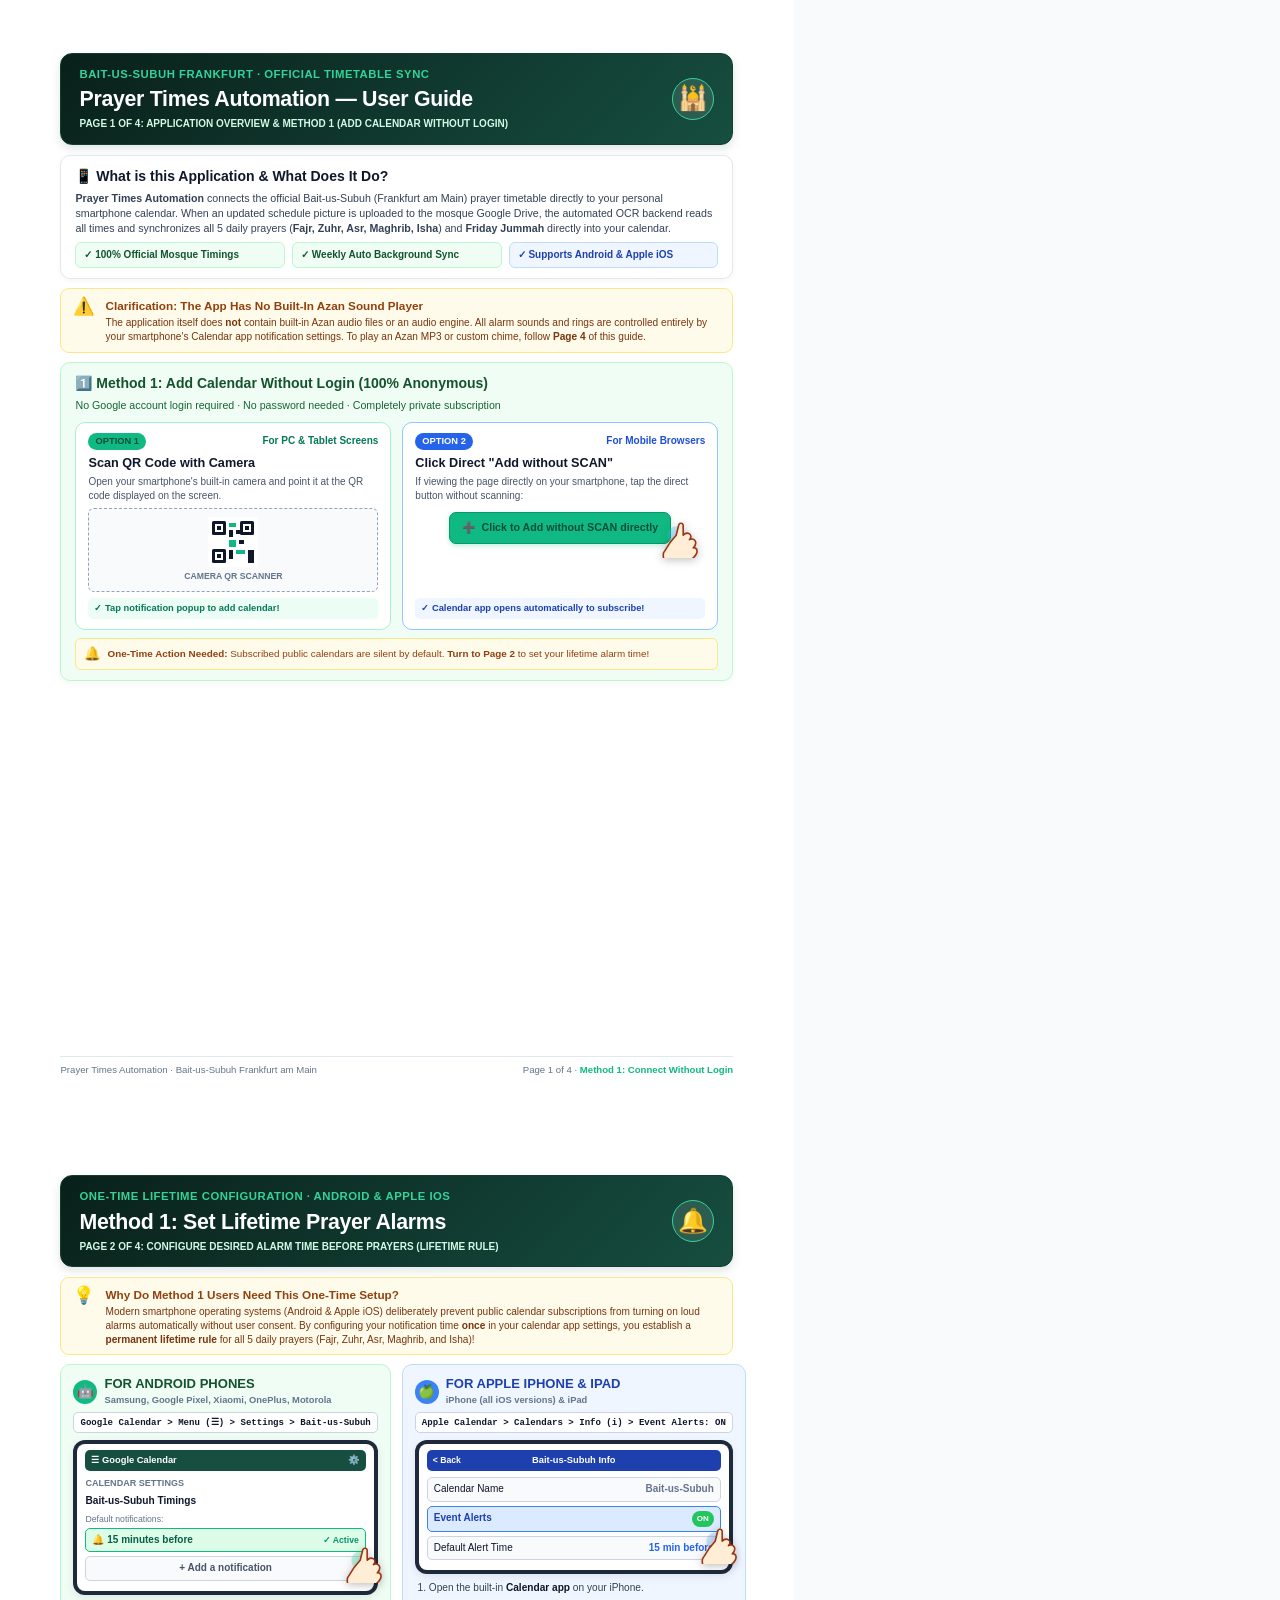
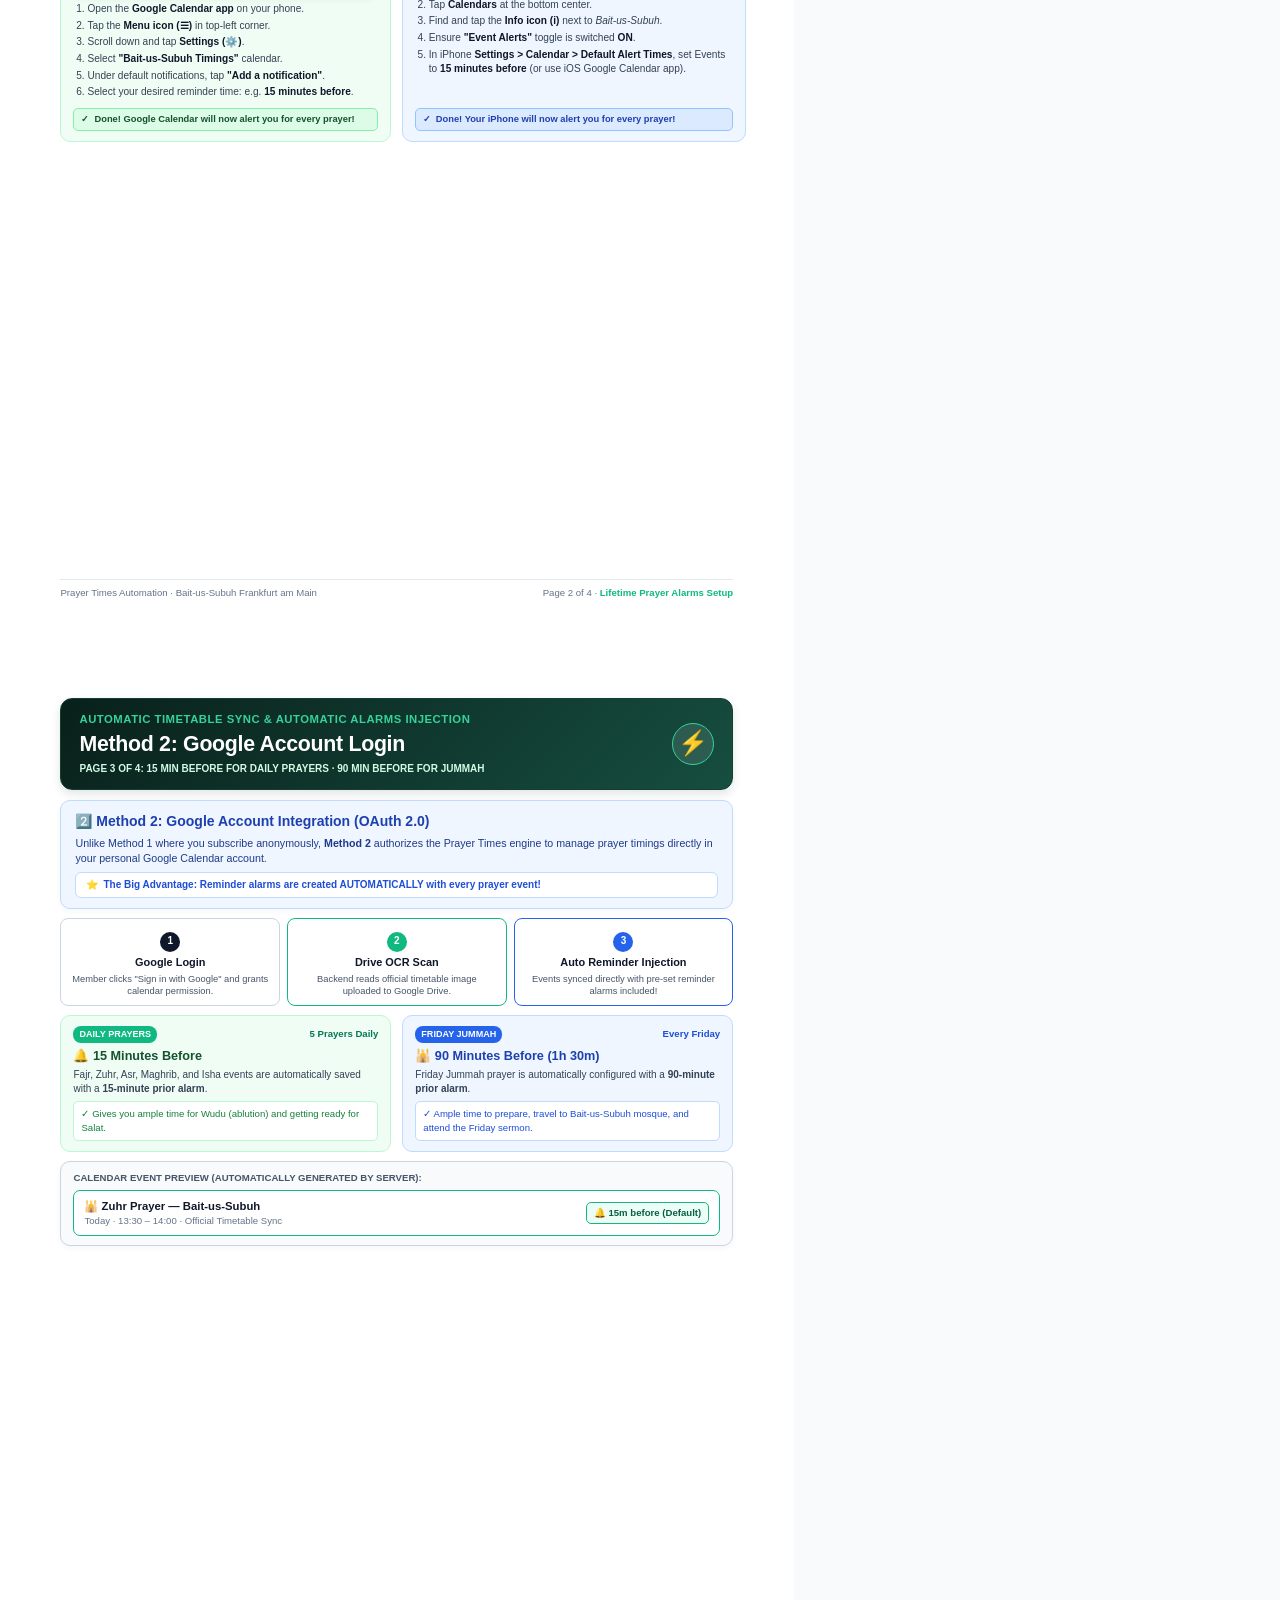
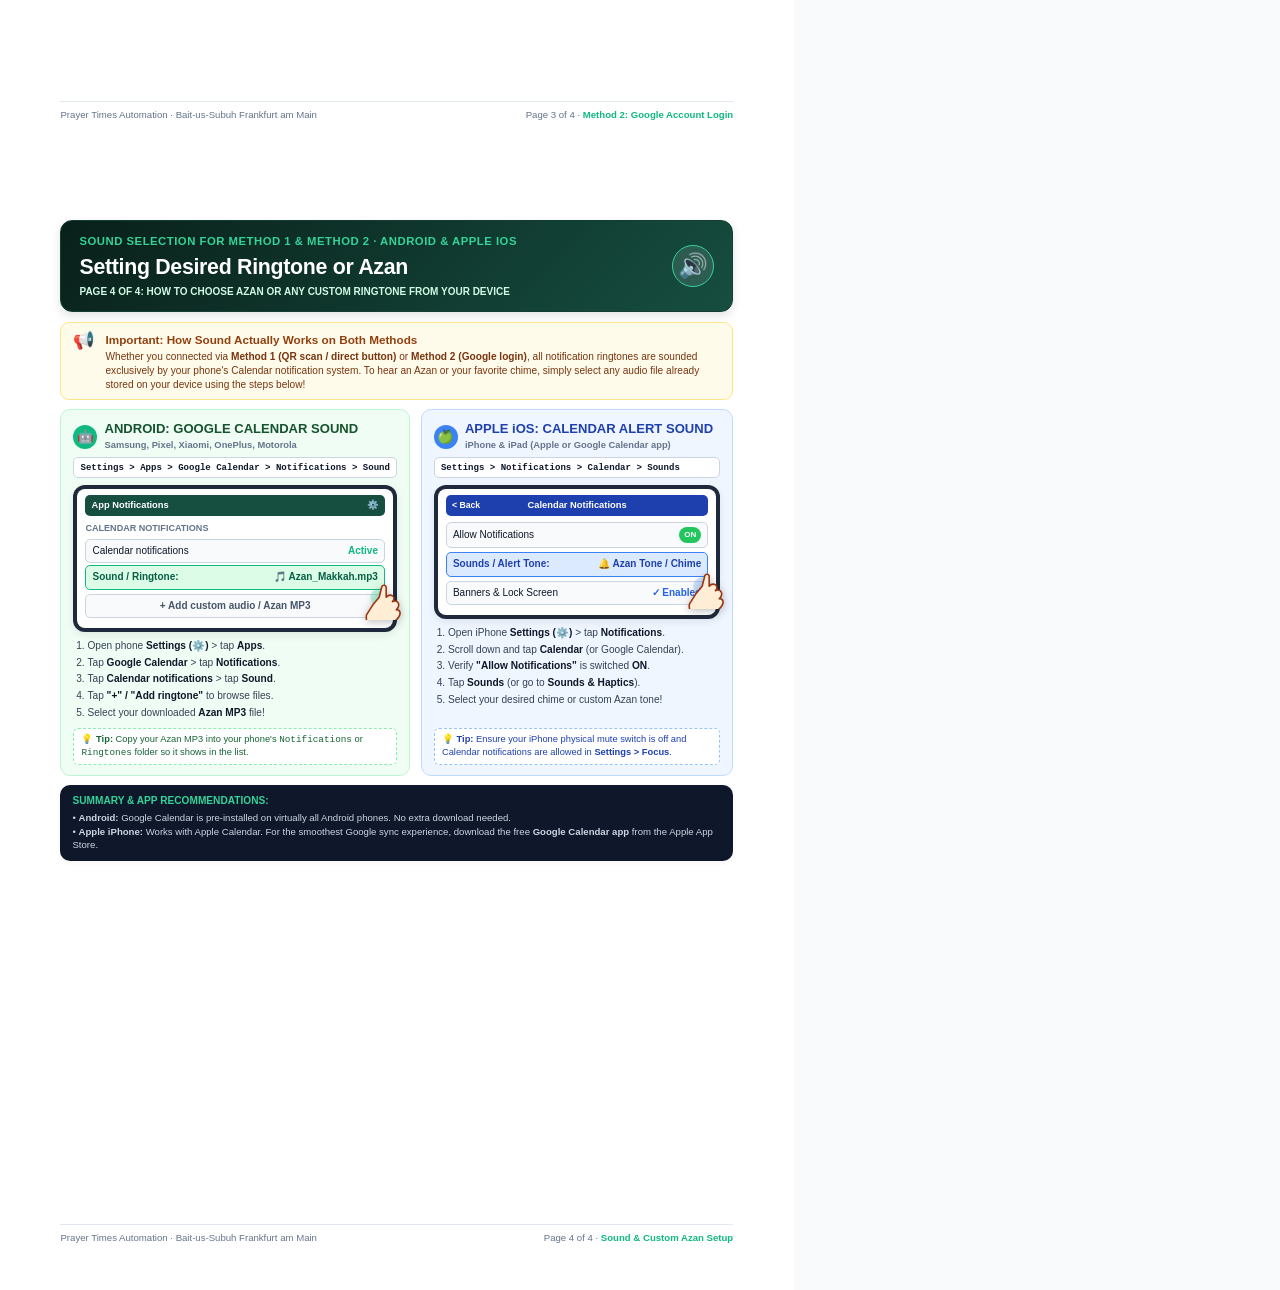
<file: perfect_guide.html>
<!doctype html>
<html lang="en">
<head>
  <meta charset="utf-8">
  <title>Prayer Times Automation — Official Pictorial Guide</title>
  <style>
    @page {
      size: A4 portrait;
      margin: 0;
    }

    * {
      box-sizing: border-box;
      -webkit-print-color-adjust: exact !important;
      print-color-adjust: exact !important;
    }

    body {
      margin: 0;
      padding: 0;
      font-family: -apple-system, BlinkMacSystemFont, "Segoe UI", Roboto, Helvetica, Arial, sans-serif;
      background: #f8fafc;
      color: #0f172a;
      line-height: 1.45;
    }

    /* Page container: exact A4 dimensions */
    .page {
      width: 210mm;
      height: 297mm;
      box-sizing: border-box;
      padding: 14mm 16mm 12mm 16mm;
      background: #ffffff;
      display: flex;
      flex-direction: column;
      justify-content: space-between;
      page-break-after: always;
      position: relative;
    }

    .page:last-child {
      page-break-after: avoid;
    }

    /* ================= HEADER ================= */
    .header-bar {
      background: linear-gradient(135deg, #09201a, #164e40);
      color: #ffffff;
      border-radius: 12px;
      padding: 12px 18px;
      display: flex;
      justify-content: space-between;
      align-items: center;
      margin-bottom: 10px;
      border: 1px solid #143e34;
      box-shadow: 0 4px 10px rgba(15, 41, 35, 0.12);
    }

    .header-left h1 {
      margin: 0 0 2px;
      font-size: 16pt;
      font-weight: 900;
      letter-spacing: -0.3px;
      color: #ffffff;
    }

    .header-left .sub-meta {
      font-size: 8.5pt;
      font-weight: 800;
      color: #34d399;
      letter-spacing: 0.5px;
      text-transform: uppercase;
      margin-bottom: 2px;
    }

    .header-left .page-tag {
      font-size: 7.5pt;
      font-weight: 600;
      color: #d1fae5;
    }

    .header-icon {
      width: 42px;
      height: 42px;
      border-radius: 50%;
      background: rgba(255, 255, 255, 0.1);
      border: 1.5px solid #34d399;
      display: flex;
      align-items: center;
      justify-content: center;
      font-size: 18pt;
      flex-shrink: 0;
    }

    /* ================= CARDS & BOXES ================= */
    .card {
      background: #ffffff;
      border: 1.5px solid #e2e8f0;
      border-radius: 10px;
      padding: 11px 14px;
      box-shadow: 0 2px 6px rgba(15, 23, 42, 0.04);
      margin-bottom: 9px;
    }

    .card.green-accent {
      border-color: #bbf7d0;
      background: #f0fdf4;
    }

    .card.blue-accent {
      border-color: #bfdbfe;
      background: #eff6ff;
    }

    .card-title {
      font-size: 10.5pt;
      font-weight: 800;
      margin: 0 0 5px;
      display: flex;
      align-items: center;
      gap: 7px;
      color: #0f172a;
    }

    .card-title.green { color: #14532d; }
    .card-title.blue { color: #1e40af; }

    /* ================= NOTICE BANNER ================= */
    .notice-box {
      background: #fffbeb;
      border: 1.5px solid #fde68a;
      border-radius: 9px;
      padding: 8px 12px;
      margin-bottom: 9px;
      display: flex;
      align-items: flex-start;
      gap: 10px;
      color: #78350f;
    }

    .notice-icon {
      font-size: 13pt;
      line-height: 1;
      color: #d97706;
      flex-shrink: 0;
      margin-top: 1px;
    }

    .notice-content h4 {
      margin: 0 0 2px;
      font-size: 8.8pt;
      font-weight: 800;
      color: #92400e;
    }

    .notice-content p {
      margin: 0;
      font-size: 7.6pt;
      line-height: 1.35;
      color: #78350f;
    }

    /* ================= TWO COLUMN GRID ================= */
    .two-col-grid {
      display: grid;
      grid-template-columns: 1fr 1fr;
      gap: 11px;
      margin-bottom: 9px;
    }

    .col-box {
      background: #ffffff;
      border: 1.5px solid #cbd5e1;
      border-radius: 10px;
      padding: 10px 12px;
      display: flex;
      flex-direction: column;
      justify-content: space-between;
    }

    .col-box.col-green {
      background: #f0fdf4;
      border-color: #bbf7d0;
    }

    .col-box.col-blue {
      background: #eff6ff;
      border-color: #bfdbfe;
    }

    .col-header {
      display: flex;
      align-items: center;
      gap: 7px;
      margin-bottom: 4px;
    }

    .device-icon {
      width: 24px;
      height: 24px;
      border-radius: 50%;
      display: flex;
      align-items: center;
      justify-content: center;
      font-size: 10pt;
      flex-shrink: 0;
    }

    .device-icon.android { background: #10b981; color: #ffffff; }
    .device-icon.apple { background: #3b82f6; color: #ffffff; }

    .col-header h3 {
      margin: 0;
      font-size: 9.8pt;
      font-weight: 800;
    }

    .col-header span {
      font-size: 7pt;
      color: #64748b;
      font-weight: 600;
      display: block;
    }

    /* Path Pill */
    .path-pill {
      background: #ffffff;
      border: 1px solid #cbd5e1;
      border-radius: 5px;
      padding: 3px 6px;
      font-family: ui-monospace, SFMono-Regular, Menlo, Monaco, Consolas, monospace;
      font-size: 6.8pt;
      font-weight: 700;
      color: #0f172a;
      margin-bottom: 7px;
      white-space: nowrap;
      overflow: hidden;
      text-overflow: ellipsis;
    }

    /* ================= PHONE MOCKUP ================= */
    .phone-mockup-wrapper {
      background: #1e293b;
      border-radius: 12px;
      padding: 4px;
      margin-bottom: 7px;
      box-shadow: 0 3px 8px rgba(0, 0, 0, 0.08);
      position: relative;
    }

    .phone-screen {
      background: #ffffff;
      border-radius: 8px;
      padding: 6px 8px;
      font-size: 7.5pt;
      color: #0f172a;
    }

    .phone-app-bar {
      background: #164e40;
      color: #ffffff;
      padding: 4px 6px;
      border-radius: 5px;
      font-weight: 700;
      font-size: 7pt;
      display: flex;
      justify-content: space-between;
      align-items: center;
      margin-bottom: 6px;
    }

    .phone-app-bar.blue { background: #1e40af; }

    .phone-setting-row {
      background: #f8fafc;
      border: 1px solid #cbd5e1;
      border-radius: 5px;
      padding: 4px 6px;
      margin-bottom: 4px;
      display: flex;
      justify-content: space-between;
      align-items: center;
    }

    .phone-setting-row.highlight-green {
      background: #dcfce7;
      border-color: #10b981;
      font-weight: 700;
      color: #065f46;
    }

    .phone-setting-row.highlight-blue {
      background: #dbeafe;
      border-color: #3b82f6;
      font-weight: 700;
      color: #1e40af;
    }

    /* Pointing Hand Graphic */
    .pointing-hand {
      position: absolute;
      right: -6px;
      bottom: -6px;
      width: 38px;
      height: 38px;
      filter: drop-shadow(0 2px 4px rgba(0,0,0,0.25));
    }

    /* Step List */
    .step-list {
      margin: 0;
      padding: 0 0 0 14px;
      font-size: 7.6pt;
      line-height: 1.4;
      color: #334155;
    }

    .step-list li {
      margin-bottom: 2.5px;
    }

    .step-list strong {
      color: #0f172a;
    }

    .success-badge {
      background: #dcfce7;
      border: 1px solid #86efac;
      border-radius: 5px;
      padding: 4px 7px;
      font-size: 7pt;
      font-weight: 700;
      color: #14532d;
      margin-top: 6px;
      display: flex;
      align-items: center;
      gap: 5px;
    }

    .success-badge.blue {
      background: #dbeafe;
      border-color: #93c5fd;
      color: #1e40af;
    }

    /* ================= FOOTER META ================= */
    .footer-bar {
      border-top: 1px solid #e2e8f0;
      padding-top: 6px;
      display: flex;
      justify-content: space-between;
      align-items: center;
      font-size: 7.2pt;
      color: #64748b;
      margin-top: auto;
    }

    .footer-bar a {
      color: #10b981;
      text-decoration: none;
      font-weight: 700;
    }

    /* Option pill grid */
    .pill-grid {
      display: flex;
      gap: 7px;
      margin-top: 6px;
    }

    .pill-item {
      flex: 1;
      background: #ffffff;
      border: 1px solid #cbd5e1;
      border-radius: 6px;
      padding: 5px 8px;
      font-size: 7.5pt;
      font-weight: 700;
      display: flex;
      align-items: center;
      gap: 5px;
    }

    .pill-item.green {
      background: #f0fdf4;
      border-color: #bbf7d0;
      color: #14532d;
    }

    .pill-item.blue {
      background: #eff6ff;
      border-color: #bfdbfe;
      color: #1e40af;
    }

    /* Big Action Button */
    .action-btn-mockup {
      display: inline-flex;
      align-items: center;
      justify-content: center;
      gap: 6px;
      background: #10b981;
      color: #064e3b;
      font-weight: 800;
      font-size: 8pt;
      padding: 7px 12px;
      border-radius: 7px;
      border: 1.5px solid #059669;
      box-shadow: 0 2px 5px rgba(16, 185, 129, 0.25);
      text-decoration: none;
    }

    /* Flow Steps */
    .flow-steps {
      display: flex;
      gap: 7px;
      margin-bottom: 9px;
    }

    .flow-card {
      flex: 1;
      background: #ffffff;
      border: 1.5px solid #cbd5e1;
      border-radius: 8px;
      padding: 8px 10px;
      text-align: center;
    }

    .flow-card .num-badge {
      width: 20px;
      height: 20px;
      border-radius: 50%;
      background: #0f172a;
      color: #ffffff;
      font-weight: 800;
      font-size: 7.5pt;
      display: inline-flex;
      align-items: center;
      justify-content: center;
      margin-bottom: 3px;
    }

    .flow-card h4 {
      margin: 0 0 2px;
      font-size: 8.2pt;
      font-weight: 800;
      color: #0f172a;
    }

    .flow-card p {
      margin: 0;
      font-size: 7pt;
      color: #475569;
      line-height: 1.3;
    }
  </style>
</head>
<body>

  <!-- ========================================================================= -->
  <!-- PAGE 1: APP OVERVIEW & METHOD 1 (ADD WITHOUT LOGIN) -->
  <!-- ========================================================================= -->
  <div class="page" id="p1">
    <div>
      <!-- Header -->
      <div class="header-bar">
        <div class="header-left">
          <div class="sub-meta">Bait-us-Subuh Frankfurt · Official Timetable Sync</div>
          <h1>Prayer Times Automation — User Guide</h1>
          <div class="page-tag">PAGE 1 OF 4: APPLICATION OVERVIEW &amp; METHOD 1 (ADD CALENDAR WITHOUT LOGIN)</div>
        </div>
        <div class="header-icon">🕌</div>
      </div>

      <!-- App Intro Card -->
      <div class="card" style="padding: 10px 14px;">
        <div class="card-title">
          <span>📱 What is this Application &amp; What Does It Do?</span>
        </div>
        <p style="margin: 0 0 6px; font-size: 8pt; color: #334155; line-height: 1.4;">
          <strong>Prayer Times Automation</strong> connects the official Bait-us-Subuh (Frankfurt am Main) prayer timetable directly to your personal smartphone calendar. When an updated schedule picture is uploaded to the mosque Google Drive, the automated OCR backend reads all times and synchronizes all 5 daily prayers (<strong>Fajr, Zuhr, Asr, Maghrib, Isha</strong>) and <strong>Friday Jummah</strong> directly into your calendar.
        </p>

        <div class="pill-grid">
          <div class="pill-item green">✓ 100% Official Mosque Timings</div>
          <div class="pill-item green">✓ Weekly Auto Background Sync</div>
          <div class="pill-item blue">✓ Supports Android &amp; Apple iOS</div>
        </div>
      </div>

      <!-- Audio Disclaimer Notice -->
      <div class="notice-box">
        <div class="notice-icon">⚠️</div>
        <div class="notice-content">
          <h4>Clarification: The App Has No Built-In Azan Sound Player</h4>
          <p>
            The application itself does <strong>not</strong> contain built-in Azan audio files or an audio engine. All alarm sounds and rings are controlled entirely by your smartphone's Calendar app notification settings. To play an Azan MP3 or custom chime, follow <strong>Page 4</strong> of this guide.
          </p>
        </div>
      </div>

      <!-- Method 1 Card -->
      <div class="card green-accent" style="padding: 10px 14px; margin-bottom: 0;">
        <div class="card-title green">
          <span>1️⃣ Method 1: Add Calendar Without Login (100% Anonymous)</span>
        </div>
        <p style="margin: 0 0 8px; font-size: 8pt; color: #166534;">
          No Google account login required · No password needed · Completely private subscription
        </p>

        <!-- Two Options Grid -->
        <div class="two-col-grid" style="margin-bottom: 0;">
          
          <!-- Option 1: Scan QR Code -->
          <div class="col-box" style="background:#ffffff; border: 1.5px solid #a7f3d0; position: relative;">
            <div>
              <div style="display:flex; justify-content:space-between; align-items:center; margin-bottom: 4px;">
                <span style="background:#10b981; color:#064e3b; font-weight:800; font-size:7pt; padding:2px 7px; border-radius:10px;">OPTION 1</span>
                <span style="font-size:7.5pt; font-weight:700; color:#047857;">For PC &amp; Tablet Screens</span>
              </div>
              <h4 style="margin:0 0 3px; font-size:9.5pt; font-weight:800; color:#0f172a;">Scan QR Code with Camera</h4>
              <p style="margin:0 0 6px; font-size:7.5pt; color:#475569; line-height:1.35;">
                Open your smartphone's built-in camera and point it at the QR code displayed on the screen.
              </p>

              <!-- QR illustration box -->
              <div style="background:#f8fafc; border:1px dashed #94a3b8; border-radius:6px; padding:8px; text-align:center; margin-bottom:6px;">
                <svg width="50" height="50" viewBox="0 0 100 100" style="margin: 0 auto; display:block;">
                  <rect width="100" height="100" fill="#ffffff" rx="6"/>
                  <rect x="8" y="8" width="28" height="28" fill="#0f172a" rx="3"/>
                  <rect x="14" y="14" width="16" height="16" fill="#ffffff"/>
                  <rect x="18" y="18" width="8" height="8" fill="#0f172a"/>
                  <rect x="64" y="8" width="28" height="28" fill="#0f172a" rx="3"/>
                  <rect x="70" y="14" width="16" height="16" fill="#ffffff"/>
                  <rect x="74" y="18" width="8" height="8" fill="#0f172a"/>
                  <rect x="8" y="64" width="28" height="28" fill="#0f172a" rx="3"/>
                  <rect x="14" y="70" width="16" height="16" fill="#ffffff"/>
                  <rect x="18" y="74" width="8" height="8" fill="#0f172a"/>
                  <rect x="42" y="12" width="14" height="8" fill="#10b981"/>
                  <rect x="42" y="26" width="8" height="14" fill="#0f172a"/>
                  <rect x="56" y="26" width="14" height="8" fill="#0f172a"/>
                  <rect x="42" y="46" width="14" height="14" fill="#10b981"/>
                  <rect x="62" y="46" width="10" height="8" fill="#0f172a"/>
                  <rect x="42" y="66" width="8" height="18" fill="#0f172a"/>
                  <rect x="56" y="66" width="18" height="8" fill="#10b981"/>
                  <rect x="80" y="66" width="12" height="26" fill="#0f172a"/>
                </svg>
                <div style="font-size:6.5pt; color:#64748b; font-weight:700; margin-top:3px;">CAMERA QR SCANNER</div>
              </div>
            </div>
            <div style="font-size:7pt; color:#047857; font-weight:700; background:#ecfdf5; padding:4px 6px; border-radius:5px;">
              ✓ Tap notification popup to add calendar!
            </div>
          </div>

          <!-- Option 2: Direct Button -->
          <div class="col-box" style="background:#ffffff; border: 1.5px solid #93c5fd; position: relative;">
            <div>
              <div style="display:flex; justify-content:space-between; align-items:center; margin-bottom: 4px;">
                <span style="background:#2563eb; color:#ffffff; font-weight:800; font-size:7pt; padding:2px 7px; border-radius:10px;">OPTION 2</span>
                <span style="font-size:7.5pt; font-weight:700; color:#1d4ed8;">For Mobile Browsers</span>
              </div>
              <h4 style="margin:0 0 3px; font-size:9.5pt; font-weight:800; color:#0f172a;">Click Direct "Add without SCAN"</h4>
              <p style="margin:0 0 8px; font-size:7.5pt; color:#475569; line-height:1.35;">
                If viewing the page directly on your smartphone, tap the direct button without scanning:
              </p>

              <!-- Button Mockup with Hand -->
              <div style="position:relative; margin: 10px 0 14px; text-align:center;">
                <div class="action-btn-mockup">
                  <span>➕</span>
                  <span>Click to Add without SCAN directly</span>
                </div>

                <!-- Pointing Hand SVG -->
                <svg class="pointing-hand" style="top: 8px; right: 6px;" viewBox="0 0 60 60" fill="none">
                  <ellipse cx="24" cy="24" rx="14" ry="14" fill="#38bdf8" opacity="0.3"/>
                  <path d="M24 24 L28 8 C29 4 34 4 35 8 L35 24 C38 21 42 20 45 22 C48 24 48 28 45 31 C48 29 52 30 54 33 C56 37 54 41 51 44 C53 43 57 45 57 49 C57 56 49 62 43 66 C35 72 26 74 16 72 C8 70 2 62 4 52 L14 36 Z" 
                        fill="#ffedd5" stroke="#9a3412" stroke-width="2.5" stroke-linejoin="round"/>
                </svg>
              </div>
            </div>
            <div style="font-size:7pt; color:#1e40af; font-weight:700; background:#eff6ff; padding:4px 6px; border-radius:5px;">
              ✓ Calendar app opens automatically to subscribe!
            </div>
          </div>

        </div>

        <!-- Next Step Warning -->
        <div style="margin-top: 8px; background:#fffbeb; border:1px solid #fde68a; border-radius:6px; padding:5px 8px; font-size:7.4pt; color:#92400e; display:flex; align-items:center; gap:6px;">
          <span style="font-size:10pt;">🔔</span>
          <span><strong>One-Time Action Needed:</strong> Subscribed public calendars are silent by default. <strong>Turn to Page 2</strong> to set your lifetime alarm time!</span>
        </div>
      </div>
    </div>

    <!-- Footer -->
    <div class="footer-bar">
      <div>Prayer Times Automation · Bait-us-Subuh Frankfurt am Main</div>
      <div>Page 1 of 4 · <a href="#">Method 1: Connect Without Login</a></div>
    </div>
  </div>

  <!-- ========================================================================= -->
  <!-- PAGE 2: METHOD 1 LIFETIME ALARM SETUP (ANDROID & APPLE iOS) -->
  <!-- ========================================================================= -->
  <div class="page" id="p2">
    <div>
      <!-- Header -->
      <div class="header-bar">
        <div class="header-left">
          <div class="sub-meta">One-Time Lifetime Configuration · Android &amp; Apple iOS</div>
          <h1>Method 1: Set Lifetime Prayer Alarms</h1>
          <div class="page-tag">PAGE 2 OF 4: CONFIGURE DESIRED ALARM TIME BEFORE PRAYERS (LIFETIME RULE)</div>
        </div>
        <div class="header-icon">🔔</div>
      </div>

      <!-- Why Needed Box -->
      <div class="notice-box">
        <div class="notice-icon">💡</div>
        <div class="notice-content">
          <h4>Why Do Method 1 Users Need This One-Time Setup?</h4>
          <p>
            Modern smartphone operating systems (Android &amp; Apple iOS) deliberately prevent public calendar subscriptions from turning on loud alarms automatically without user consent. By configuring your notification time <strong>once</strong> in your calendar app settings, you establish a <strong>permanent lifetime rule</strong> for all 5 daily prayers (Fajr, Zuhr, Asr, Maghrib, and Isha)!
          </p>
        </div>
      </div>

      <!-- Side-by-Side: Android vs Apple iOS -->
      <div class="two-col-grid" style="margin-bottom: 0;">

        <!-- Left: Android Phones -->
        <div class="col-box col-green">
          <div>
            <div class="col-header">
              <div class="device-icon android">🤖</div>
              <div>
                <h3 style="color:#14532d;">FOR ANDROID PHONES</h3>
                <span>Samsung, Google Pixel, Xiaomi, OnePlus, Motorola</span>
              </div>
            </div>

            <div class="path-pill">Google Calendar &gt; Menu (☰) &gt; Settings &gt; Bait-us-Subuh</div>

            <!-- Realistic Android Phone Mockup -->
            <div class="phone-mockup-wrapper">
              <div class="phone-screen">
                <div class="phone-app-bar">
                  <span>☰ Google Calendar</span>
                  <span>⚙️</span>
                </div>
                <div style="font-size:6.8pt; color:#64748b; font-weight:700; margin-bottom:3px;">CALENDAR SETTINGS</div>
                <div style="font-weight:800; font-size:7.6pt; margin-bottom:5px; color:#0f172a;">Bait-us-Subuh Timings</div>
                
                <div style="font-size:6.5pt; color:#64748b; margin-bottom:2px;">Default notifications:</div>
                <div class="phone-setting-row highlight-green" style="position:relative;">
                  <span>🔔 15 minutes before</span>
                  <span style="font-size:6.5pt; color:#059669;">✓ Active</span>
                </div>

                <div class="phone-setting-row" style="color:#475569; justify-content:center; font-weight:700;">
                  <span>+ Add a notification</span>
                </div>
              </div>

              <!-- Pointing Hand -->
              <svg class="pointing-hand" style="bottom: 12px; right: -5px;" viewBox="0 0 60 60" fill="none">
                <ellipse cx="24" cy="24" rx="14" ry="14" fill="#34d399" opacity="0.3"/>
                <path d="M24 24 L28 8 C29 4 34 4 35 8 L35 24 C38 21 42 20 45 22 C48 24 48 28 45 31 C48 29 52 30 54 33 C56 37 54 41 51 44 C53 43 57 45 57 49 C57 56 49 62 43 66 C35 72 26 74 16 72 C8 70 2 62 4 52 L14 36 Z" 
                      fill="#ffedd5" stroke="#9a3412" stroke-width="2.5" stroke-linejoin="round"/>
              </svg>
            </div>

            <!-- Steps -->
            <ol class="step-list">
              <li>Open the <strong>Google Calendar app</strong> on your phone.</li>
              <li>Tap the <strong>Menu icon (☰)</strong> in top-left corner.</li>
              <li>Scroll down and tap <strong>Settings (⚙️)</strong>.</li>
              <li>Select <strong>"Bait-us-Subuh Timings"</strong> calendar.</li>
              <li>Under default notifications, tap <strong>"Add a notification"</strong>.</li>
              <li>Select your desired reminder time: e.g. <strong>15 minutes before</strong>.</li>
            </ol>
          </div>

          <div class="success-badge">
            <span>✓</span> Done! Google Calendar will now alert you for every prayer!
          </div>
        </div>

        <!-- Right: Apple iPhone & iPad -->
        <div class="col-box col-blue">
          <div>
            <div class="col-header">
              <div class="device-icon apple">🍏</div>
              <div>
                <h3 style="color:#1e40af;">FOR APPLE IPHONE &amp; IPAD</h3>
                <span>iPhone (all iOS versions) &amp; iPad</span>
              </div>
            </div>

            <div class="path-pill">Apple Calendar &gt; Calendars &gt; Info (i) &gt; Event Alerts: ON</div>

            <!-- Realistic Apple iPhone Mockup -->
            <div class="phone-mockup-wrapper">
              <div class="phone-screen">
                <div class="phone-app-bar blue" style="justify-content:center; position:relative;">
                  <span style="position:absolute; left:6px; font-size:6.5pt;">&lt; Back</span>
                  <span>Bait-us-Subuh Info</span>
                </div>
                
                <div class="phone-setting-row" style="margin-top:5px;">
                  <span>Calendar Name</span>
                  <span style="color:#64748b; font-weight:600;">Bait-us-Subuh</span>
                </div>

                <div class="phone-setting-row highlight-blue" style="margin-top:3px;">
                  <span>Event Alerts</span>
                  <span style="background:#22c55e; color:#ffffff; font-size:6pt; font-weight:800; padding:2px 5px; border-radius:8px;">ON</span>
                </div>

                <div class="phone-setting-row" style="margin-top:3px;">
                  <span>Default Alert Time</span>
                  <span style="color:#2563eb; font-weight:700;">15 min before</span>
                </div>
              </div>

              <!-- Pointing Hand -->
              <svg class="pointing-hand" style="bottom: 10px; right: -5px;" viewBox="0 0 60 60" fill="none">
                <ellipse cx="24" cy="24" rx="14" ry="14" fill="#60a5fa" opacity="0.3"/>
                <path d="M24 24 L28 8 C29 4 34 4 35 8 L35 24 C38 21 42 20 45 22 C48 24 48 28 45 31 C48 29 52 30 54 33 C56 37 54 41 51 44 C53 43 57 45 57 49 C57 56 49 62 43 66 C35 72 26 74 16 72 C8 70 2 62 4 52 L14 36 Z" 
                      fill="#ffedd5" stroke="#9a3412" stroke-width="2.5" stroke-linejoin="round"/>
              </svg>
            </div>

            <!-- Steps -->
            <ol class="step-list">
              <li>Open the built-in <strong>Calendar app</strong> on your iPhone.</li>
              <li>Tap <strong>Calendars</strong> at the bottom center.</li>
              <li>Find and tap the <strong>Info icon (i)</strong> next to <em>Bait-us-Subuh</em>.</li>
              <li>Ensure <strong>"Event Alerts"</strong> toggle is switched <strong>ON</strong>.</li>
              <li>In iPhone <strong>Settings &gt; Calendar &gt; Default Alert Times</strong>, set Events to <strong>15 minutes before</strong> (or use iOS Google Calendar app).</li>
            </ol>
          </div>

          <div class="success-badge blue">
            <span>✓</span> Done! Your iPhone will now alert you for every prayer!
          </div>
        </div>

      </div>
    </div>

    <!-- Footer -->
    <div class="footer-bar">
      <div>Prayer Times Automation · Bait-us-Subuh Frankfurt am Main</div>
      <div>Page 2 of 4 · <a href="#">Lifetime Prayer Alarms Setup</a></div>
    </div>
  </div>

  <!-- ========================================================================= -->
  <!-- PAGE 3: METHOD 2 GOOGLE ACCOUNT LOGIN (OAUTH 2.0) -->
  <!-- ========================================================================= -->
  <div class="page" id="p3">
    <div>
      <!-- Header -->
      <div class="header-bar">
        <div class="header-left">
          <div class="sub-meta">Automatic Timetable Sync &amp; Automatic Alarms Injection</div>
          <h1>Method 2: Google Account Login</h1>
          <div class="page-tag">PAGE 3 OF 4: 15 MIN BEFORE FOR DAILY PRAYERS · 90 MIN BEFORE FOR JUMMAH</div>
        </div>
        <div class="header-icon">⚡</div>
      </div>

      <!-- Method 2 Intro Card -->
      <div class="card blue-accent" style="padding: 10px 14px; margin-bottom: 9px;">
        <div class="card-title blue">
          <span>2️⃣ Method 2: Google Account Integration (OAuth 2.0)</span>
        </div>
        <p style="margin: 0 0 6px; font-size: 8pt; color: #1e3a8a; line-height: 1.4;">
          Unlike Method 1 where you subscribe anonymously, <strong>Method 2</strong> authorizes the Prayer Times engine to manage prayer timings directly in your personal Google Calendar account.
        </p>
        <div style="background:#ffffff; border:1px solid #bfdbfe; border-radius:6px; padding:5px 10px; font-size:7.5pt; font-weight:800; color:#1d4ed8; display:flex; align-items:center; gap:5px;">
          <span>⭐</span>
          <span>The Big Advantage: Reminder alarms are created AUTOMATICALLY with every prayer event!</span>
        </div>
      </div>

      <!-- 3-Step Flow Diagram -->
      <div class="flow-steps">
        <div class="flow-card">
          <div class="num-badge">1</div>
          <h4>Google Login</h4>
          <p>Member clicks "Sign in with Google" and grants calendar permission.</p>
        </div>
        <div class="flow-card" style="border-color:#10b981;">
          <div class="num-badge" style="background:#10b981;">2</div>
          <h4>Drive OCR Scan</h4>
          <p>Backend reads official timetable image uploaded to Google Drive.</p>
        </div>
        <div class="flow-card" style="border-color:#2563eb;">
          <div class="num-badge" style="background:#2563eb;">3</div>
          <h4>Auto Reminder Injection</h4>
          <p>Events synced directly with pre-set reminder alarms included!</p>
        </div>
      </div>

      <!-- Auto Alarm Details Grid -->
      <div class="two-col-grid" style="margin-bottom: 9px;">
        
        <!-- Daily Prayers (15 min) -->
        <div class="col-box col-green">
          <div>
            <div style="display:flex; justify-content:space-between; align-items:center; margin-bottom:4px;">
              <span style="background:#10b981; color:#ffffff; font-weight:800; font-size:6.8pt; padding:2px 6px; border-radius:8px;">DAILY PRAYERS</span>
              <span style="font-size:7.2pt; font-weight:800; color:#047857;">5 Prayers Daily</span>
            </div>
            <h4 style="margin:0 0 3px; font-size:9.5pt; font-weight:800; color:#14532d;">🔔 15 Minutes Before</h4>
            <p style="margin:0 0 6px; font-size:7.5pt; color:#334155; line-height:1.35;">
              Fajr, Zuhr, Asr, Maghrib, and Isha events are automatically saved with a <strong>15-minute prior alarm</strong>.
            </p>
            <div style="background:#ffffff; border:1px solid #bbf7d0; border-radius:5px; padding:5px 7px; font-size:7.2pt; color:#15803d;">
              ✓ Gives you ample time for Wudu (ablution) and getting ready for Salat.
            </div>
          </div>
        </div>

        <!-- Jummah Prayer (90 min) -->
        <div class="col-box col-blue">
          <div>
            <div style="display:flex; justify-content:space-between; align-items:center; margin-bottom:4px;">
              <span style="background:#2563eb; color:#ffffff; font-weight:800; font-size:6.8pt; padding:2px 6px; border-radius:8px;">FRIDAY JUMMAH</span>
              <span style="font-size:7.2pt; font-weight:800; color:#1d4ed8;">Every Friday</span>
            </div>
            <h4 style="margin:0 0 3px; font-size:9.5pt; font-weight:800; color:#1e40af;">🕌 90 Minutes Before (1h 30m)</h4>
            <p style="margin:0 0 6px; font-size:7.5pt; color:#334155; line-height:1.35;">
              Friday Jummah prayer is automatically configured with a <strong>90-minute prior alarm</strong>.
            </p>
            <div style="background:#ffffff; border:1px solid #bfdbfe; border-radius:5px; padding:5px 7px; font-size:7.2pt; color:#1d4ed8;">
              ✓ Ample time to prepare, travel to Bait-us-Subuh mosque, and attend the Friday sermon.
            </div>
          </div>
        </div>

      </div>

      <!-- Mockup showing auto-injected event -->
      <div class="card" style="padding: 9px 12px; background:#f8fafc; border-color:#cbd5e1; margin-bottom: 0;">
        <div style="font-size:7.2pt; font-weight:800; color:#475569; margin-bottom:5px; text-transform:uppercase;">
          Calendar Event Preview (Automatically Generated by Server):
        </div>
        <div style="background:#ffffff; border:1.5px solid #10b981; border-radius:7px; padding:7px 10px; display:flex; justify-content:space-between; align-items:center;">
          <div>
            <div style="font-weight:800; font-size:8.5pt; color:#0f172a;">🕌 Zuhr Prayer — Bait-us-Subuh</div>
            <div style="font-size:7.2pt; color:#64748b;">Today · 13:30 – 14:00 · Official Timetable Sync</div>
          </div>
          <div style="text-align:right;">
            <div style="background:#ecfdf5; border:1px solid #10b981; color:#065f46; font-weight:800; font-size:7.2pt; padding:3px 7px; border-radius:5px;">
              🔔 15m before (Default)
            </div>
          </div>
        </div>
      </div>
    </div>

    <!-- Footer -->
    <div class="footer-bar">
      <div>Prayer Times Automation · Bait-us-Subuh Frankfurt am Main</div>
      <div>Page 3 of 4 · <a href="#">Method 2: Google Account Login</a></div>
    </div>
  </div>

  <!-- ========================================================================= -->
  <!-- PAGE 4: SETTING DESIRED RINGTONE OR AZAN (BOTH METHODS) -->
  <!-- ========================================================================= -->
  <div class="page" id="p4">
    <div>
      <!-- Header -->
      <div class="header-bar">
        <div class="header-left">
          <div class="sub-meta">Sound Selection for Method 1 &amp; Method 2 · Android &amp; Apple iOS</div>
          <h1>Setting Desired Ringtone or Azan</h1>
          <div class="page-tag">PAGE 4 OF 4: HOW TO CHOOSE AZAN OR ANY CUSTOM RINGTONE FROM YOUR DEVICE</div>
        </div>
        <div class="header-icon">🔊</div>
      </div>

      <!-- Critical Sound Clarification Banner -->
      <div class="notice-box">
        <div class="notice-icon">📢</div>
        <div class="notice-content">
          <h4>Important: How Sound Actually Works on Both Methods</h4>
          <p>
            Whether you connected via <strong>Method 1 (QR scan / direct button)</strong> or <strong>Method 2 (Google login)</strong>, all notification ringtones are sounded exclusively by your phone's Calendar notification system. To hear an Azan or your favorite chime, simply select any audio file already stored on your device using the steps below!
          </p>
        </div>
      </div>

      <!-- Side-by-Side: Android Sound vs iOS Sound -->
      <div class="two-col-grid" style="margin-bottom: 9px;">

        <!-- Left: Android Sound Setup -->
        <div class="col-box col-green">
          <div>
            <div class="col-header">
              <div class="device-icon android">🤖</div>
              <div>
                <h3 style="color:#14532d;">ANDROID: GOOGLE CALENDAR SOUND</h3>
                <span>Samsung, Pixel, Xiaomi, OnePlus, Motorola</span>
              </div>
            </div>

            <div class="path-pill">Settings &gt; Apps &gt; Google Calendar &gt; Notifications &gt; Sound</div>

            <!-- Phone mockup -->
            <div class="phone-mockup-wrapper">
              <div class="phone-screen">
                <div class="phone-app-bar">
                  <span>App Notifications</span>
                  <span>⚙️</span>
                </div>
                <div style="font-size:6.8pt; color:#64748b; font-weight:700; margin-bottom:3px;">CALENDAR NOTIFICATIONS</div>
                
                <div class="phone-setting-row" style="margin-bottom:2px;">
                  <span>Calendar notifications</span>
                  <span style="color:#10b981; font-weight:700;">Active</span>
                </div>

                <div class="phone-setting-row highlight-green">
                  <span>Sound / Ringtone:</span>
                  <span style="font-weight:800;">🎵 Azan_Makkah.mp3</span>
                </div>

                <div class="phone-setting-row" style="color:#475569; justify-content:center; font-weight:700;">
                  <span>+ Add custom audio / Azan MP3</span>
                </div>
              </div>

              <!-- Pointing Hand -->
              <svg class="pointing-hand" style="bottom: 12px; right: -5px;" viewBox="0 0 60 60" fill="none">
                <ellipse cx="24" cy="24" rx="14" ry="14" fill="#34d399" opacity="0.3"/>
                <path d="M24 24 L28 8 C29 4 34 4 35 8 L35 24 C38 21 42 20 45 22 C48 24 48 28 45 31 C48 29 52 30 54 33 C56 37 54 41 51 44 C53 43 57 45 57 49 C57 56 49 62 43 66 C35 72 26 74 16 72 C8 70 2 62 4 52 L14 36 Z" 
                      fill="#ffedd5" stroke="#9a3412" stroke-width="2.5" stroke-linejoin="round"/>
              </svg>
            </div>

            <!-- Steps -->
            <ol class="step-list">
              <li>Open phone <strong>Settings (⚙️)</strong> &gt; tap <strong>Apps</strong>.</li>
              <li>Tap <strong>Google Calendar</strong> &gt; tap <strong>Notifications</strong>.</li>
              <li>Tap <strong>Calendar notifications</strong> &gt; tap <strong>Sound</strong>.</li>
              <li>Tap <strong>"+" / "Add ringtone"</strong> to browse files.</li>
              <li>Select your downloaded <strong>Azan MP3</strong> file!</li>
            </ol>
          </div>

          <div style="background:#ffffff; border:1px dashed #86efac; border-radius:5px; padding:4px 7px; font-size:7pt; color:#166534; margin-top:5px;">
            💡 <strong>Tip:</strong> Copy your Azan MP3 into your phone's <code>Notifications</code> or <code>Ringtones</code> folder so it shows in the list.
          </div>
        </div>

        <!-- Right: Apple iOS Sound Setup -->
        <div class="col-box col-blue">
          <div>
            <div class="col-header">
              <div class="device-icon apple">🍏</div>
              <div>
                <h3 style="color:#1e40af;">APPLE iOS: CALENDAR ALERT SOUND</h3>
                <span>iPhone &amp; iPad (Apple or Google Calendar app)</span>
              </div>
            </div>

            <div class="path-pill">Settings &gt; Notifications &gt; Calendar &gt; Sounds</div>

            <!-- iPhone mockup -->
            <div class="phone-mockup-wrapper">
              <div class="phone-screen">
                <div class="phone-app-bar blue" style="justify-content:center; position:relative;">
                  <span style="position:absolute; left:6px; font-size:6.5pt;">&lt; Back</span>
                  <span>Calendar Notifications</span>
                </div>
                
                <div class="phone-setting-row" style="margin-top:5px;">
                  <span>Allow Notifications</span>
                  <span style="background:#22c55e; color:#ffffff; font-size:6pt; font-weight:800; padding:2px 5px; border-radius:8px;">ON</span>
                </div>

                <div class="phone-setting-row highlight-blue" style="margin-top:3px;">
                  <span>Sounds / Alert Tone:</span>
                  <span style="font-weight:800;">🔔 Azan Tone / Chime</span>
                </div>

                <div class="phone-setting-row" style="margin-top:3px;">
                  <span>Banners &amp; Lock Screen</span>
                  <span style="color:#2563eb; font-weight:700;">✓ Enabled</span>
                </div>
              </div>

              <!-- Pointing Hand -->
              <svg class="pointing-hand" style="bottom: 10px; right: -5px;" viewBox="0 0 60 60" fill="none">
                <ellipse cx="24" cy="24" rx="14" ry="14" fill="#60a5fa" opacity="0.3"/>
                <path d="M24 24 L28 8 C29 4 34 4 35 8 L35 24 C38 21 42 20 45 22 C48 24 48 28 45 31 C48 29 52 30 54 33 C56 37 54 41 51 44 C53 43 57 45 57 49 C57 56 49 62 43 66 C35 72 26 74 16 72 C8 70 2 62 4 52 L14 36 Z" 
                      fill="#ffedd5" stroke="#9a3412" stroke-width="2.5" stroke-linejoin="round"/>
              </svg>
            </div>

            <!-- Steps -->
            <ol class="step-list">
              <li>Open iPhone <strong>Settings (⚙️)</strong> &gt; tap <strong>Notifications</strong>.</li>
              <li>Scroll down and tap <strong>Calendar</strong> (or Google Calendar).</li>
              <li>Verify <strong>"Allow Notifications"</strong> is switched <strong>ON</strong>.</li>
              <li>Tap <strong>Sounds</strong> (or go to <strong>Sounds &amp; Haptics</strong>).</li>
              <li>Select your desired chime or custom Azan tone!</li>
            </ol>
          </div>

          <div style="background:#ffffff; border:1px dashed #93c5fd; border-radius:5px; padding:4px 7px; font-size:7pt; color:#1e40af; margin-top:5px;">
            💡 <strong>Tip:</strong> Ensure your iPhone physical mute switch is off and Calendar notifications are allowed in <strong>Settings &gt; Focus</strong>.
          </div>
        </div>

      </div>

      <!-- App Download Recommendation Box -->
      <div class="card" style="padding: 9px 12px; background:#0f172a; color:#ffffff; border:none; margin-bottom: 0;">
        <div style="font-size:7.6pt; font-weight:800; color:#34d399; margin-bottom:3px;">
          SUMMARY &amp; APP RECOMMENDATIONS:
        </div>
        <div style="font-size:7.2pt; color:#cbd5e1; line-height:1.4;">
          • <strong>Android:</strong> Google Calendar is pre-installed on virtually all Android phones. No extra download needed.<br>
          • <strong>Apple iPhone:</strong> Works with Apple Calendar. For the smoothest Google sync experience, download the free <strong>Google Calendar app</strong> from the Apple App Store.
        </div>
      </div>
    </div>

    <!-- Footer -->
    <div class="footer-bar">
      <div>Prayer Times Automation · Bait-us-Subuh Frankfurt am Main</div>
      <div>Page 4 of 4 · <a href="#">Sound &amp; Custom Azan Setup</a></div>
    </div>
  </div>

</body>
</html>
</file>
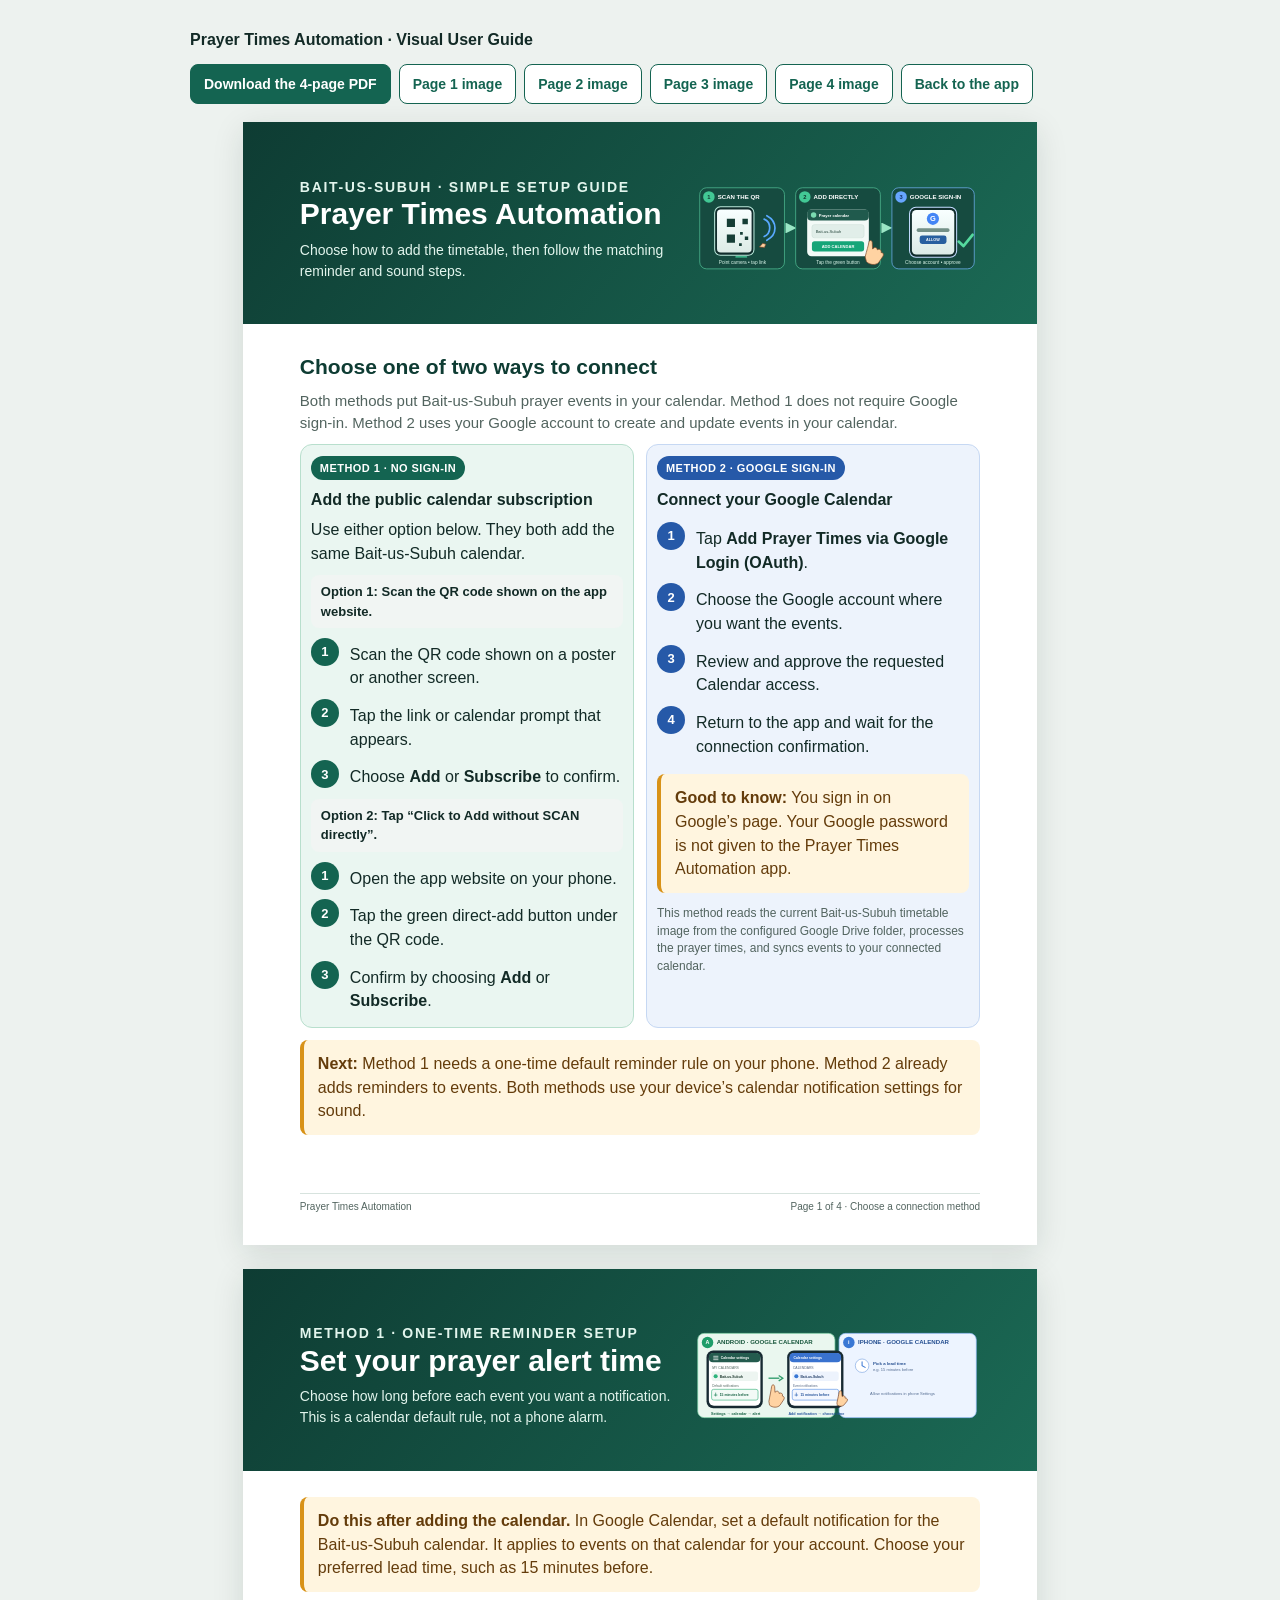
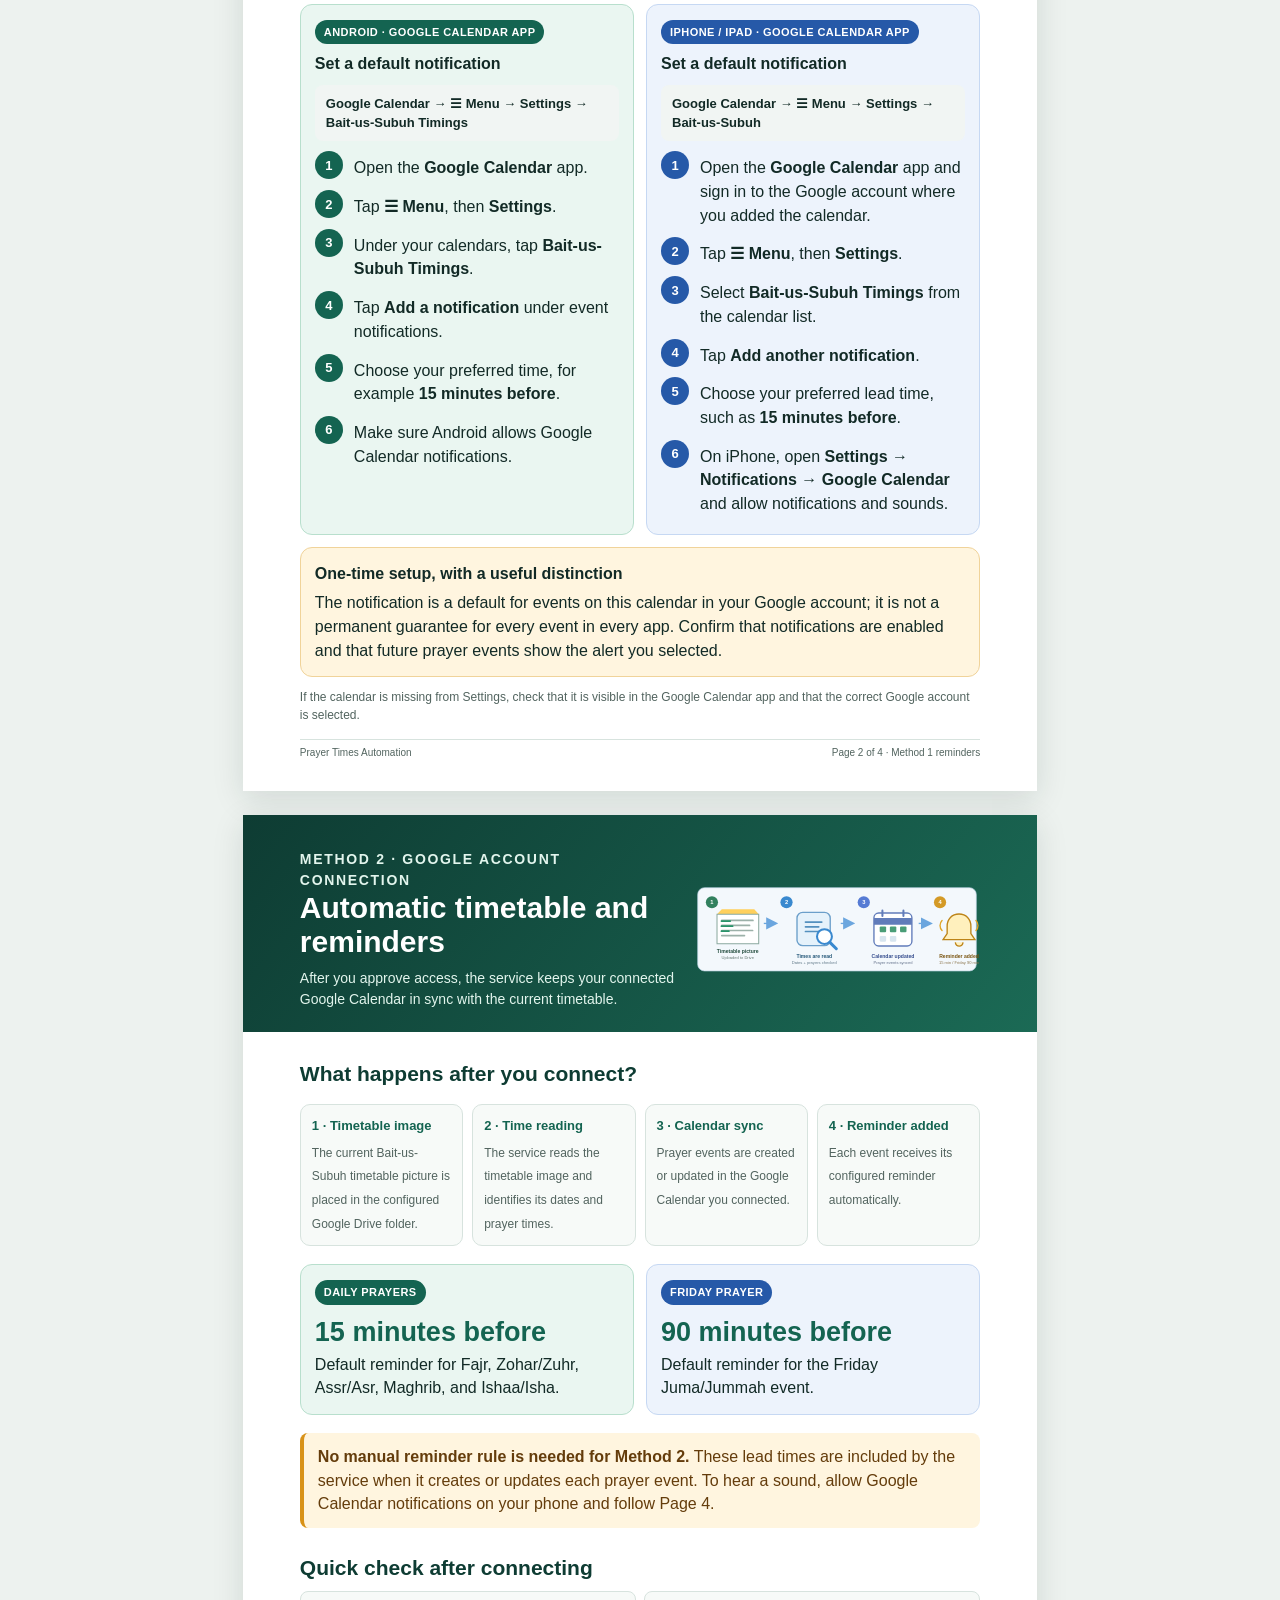
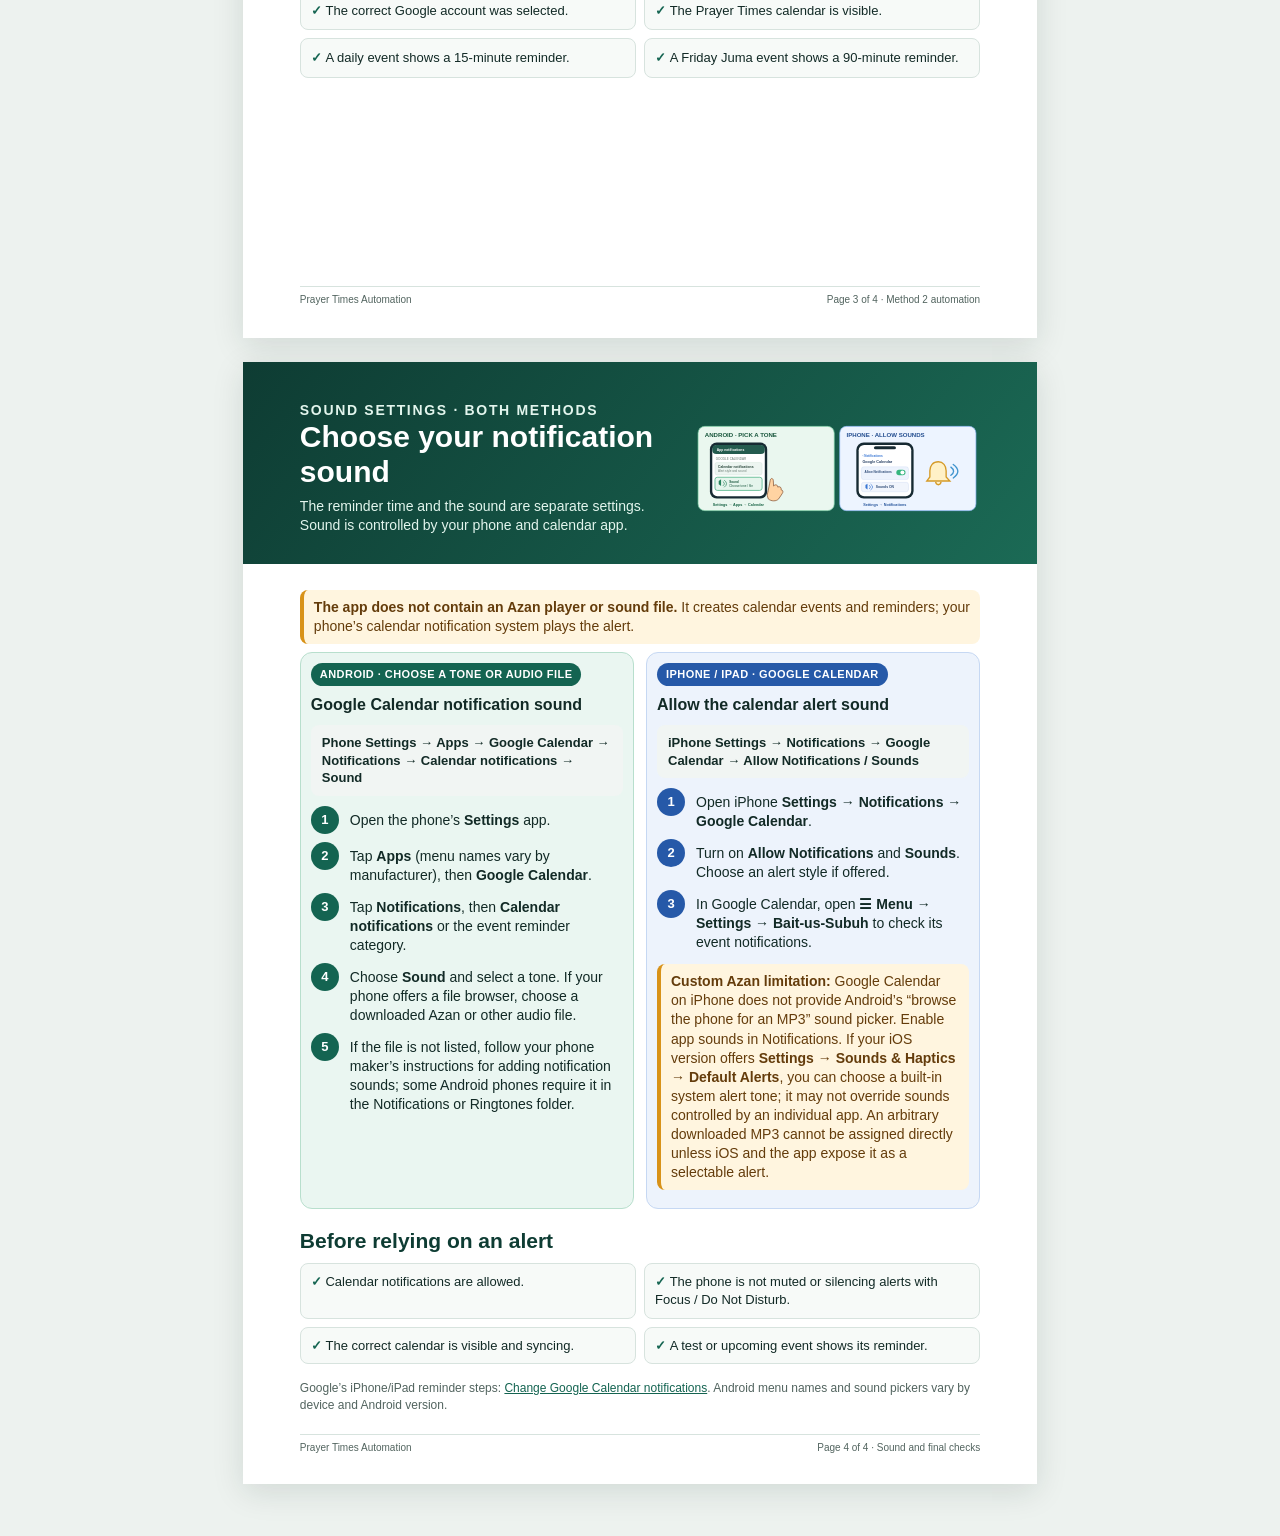
<file: prayer_times_visual_guide.html>
<!doctype html>
<html lang="en">
<head>
  <meta charset="utf-8">
  <meta name="viewport" content="width=device-width, initial-scale=1">
  <meta name="description" content="A visual, step-by-step guide to adding Bait-us-Subuh prayer times to Android and iPhone calendars, setting reminders, and choosing notification sounds.">
  <title>Prayer Times Automation — Visual User Guide</title>
  <style>
    :root {
      color-scheme: light;
      --ink: #122a26;
      --muted: #52645f;
      --green: #146451;
      --green-dark: #0e3c33;
      --green-pale: #eaf6f1;
      --blue: #2659a8;
      --blue-pale: #edf3fc;
      --gold: #a45b08;
      --gold-pale: #fff5df;
      --line: #d7e3de;
      --paper: #fff;
      --canvas: #edf2ef;
    }

    * { box-sizing: border-box; }

    body {
      margin: 0;
      padding: 28px 16px;
      background: var(--canvas);
      color: var(--ink);
      font: 16px/1.48 Arial, Helvetica, sans-serif;
    }

    a { color: var(--green); }

    .toolbar {
      width: min(900px, 100%);
      margin: 0 auto 18px;
      display: flex;
      flex-wrap: wrap;
      align-items: center;
      justify-content: space-between;
      gap: 12px;
    }

    .toolbar-title { font-weight: 800; }
    .toolbar-links { display: flex; flex-wrap: wrap; gap: 8px; }

    .button {
      display: inline-block;
      padding: 9px 13px;
      border: 1px solid var(--green);
      border-radius: 8px;
      background: var(--green);
      color: white;
      font-size: 14px;
      font-weight: 700;
      text-decoration: none;
    }

    .button.secondary { background: white; color: var(--green); }

    .guide-page {
      position: relative;
      width: 210mm;
      min-height: 297mm;
      margin: 0 auto 24px;
      padding: 15mm;
      overflow: hidden;
      background: var(--paper);
      box-shadow: 0 8px 30px rgb(15 40 33 / 12%);
    }

    .page-header {
      display: flex;
      align-items: center;
      justify-content: space-between;
      gap: 18px;
      margin: -15mm -15mm 7mm;
      padding: 9mm 15mm 6mm;
      background: linear-gradient(130deg, var(--green-dark), #1b6a55);
      color: white;
    }

    .page-header-copy { min-width: 0; flex: 1 1 55%; }
    .page-header-art { display: block; width: 42%; max-height: 145px; object-fit: contain; }

    .eyebrow {
      margin: 0 0 8px;
      color: #b7ead5;
      font-size: 11px;
      font-weight: 800;
      letter-spacing: .12em;
      text-transform: uppercase;
    }

    h1, h2, h3, p { margin-top: 0; }
    h1 { margin-bottom: 8px; font-size: 30px; line-height: 1.15; }
    .page-header p { margin: 0; color: #e2f5ed; font-size: 14px; }
    h2 { margin-bottom: 8px; color: var(--green-dark); font-size: 21px; }
    h3 { margin-bottom: 6px; font-size: 16px; }
    p { margin-bottom: 10px; }
    .intro { color: var(--muted); font-size: 15px; }

    .grid { display: grid; gap: 12px; }
    .two { grid-template-columns: repeat(2, minmax(0, 1fr)); }
    .three { grid-template-columns: repeat(3, minmax(0, 1fr)); }

    .card {
      padding: 14px;
      border: 1px solid var(--line);
      border-radius: 12px;
      background: #fff;
    }

    .card.green { border-color: #b8dfcd; background: var(--green-pale); }
    .card.blue { border-color: #c6d8f3; background: var(--blue-pale); }
    .card.gold { border-color: #f0d39a; background: var(--gold-pale); }

    .label {
      display: inline-block;
      margin-bottom: 8px;
      padding: 4px 9px;
      border-radius: 999px;
      background: var(--green);
      color: white;
      font-size: 11px;
      font-weight: 800;
      letter-spacing: .04em;
      text-transform: uppercase;
    }

    .blue .label { background: var(--blue); }
    .gold .label { background: var(--gold); }

    .steps {
      display: grid;
      gap: 8px;
      margin: 10px 0 0;
      padding: 0;
      list-style: none;
      counter-reset: step;
    }

    .steps li {
      position: relative;
      min-height: 32px;
      padding: 5px 0 4px 39px;
      counter-increment: step;
    }

    .steps li::before {
      position: absolute;
      top: 0;
      left: 0;
      display: grid;
      width: 28px;
      height: 28px;
      place-items: center;
      border-radius: 50%;
      background: var(--green);
      color: white;
      content: counter(step);
      font-size: 13px;
      font-weight: 800;
    }

    .blue .steps li::before { background: var(--blue); }
    .gold .steps li::before { background: var(--gold); }

    .path {
      margin: 9px 0;
      padding: 9px 11px;
      border-radius: 8px;
      background: #f1f5f3;
      color: var(--ink);
      font-size: 13px;
      font-weight: 700;
    }

    .notice {
      margin: 12px 0;
      padding: 12px 14px;
      border-left: 4px solid #d89218;
      border-radius: 8px;
      background: var(--gold-pale);
      color: #643c0b;
    }

    .notice p:last-child, .card p:last-child { margin-bottom: 0; }
    .big-number { color: var(--green); font-size: 27px; font-weight: 900; }
    .muted { color: var(--muted); }
    .small { font-size: 12px; }

    #page-1 .card { padding: 10px; }
    #page-1 .steps { gap: 5px; }
    #page-1 .path { margin: 6px 0; padding: 7px 10px; }
    #page-2 .steps { gap: 6px; }

    .flow {
      display: grid;
      grid-template-columns: repeat(4, minmax(0, 1fr));
      gap: 9px;
      margin: 14px 0;
    }

    .flow-step {
      min-height: 92px;
      padding: 11px;
      border: 1px solid var(--line);
      border-radius: 10px;
      background: #f7faf8;
    }

    .flow-step b {
      display: block;
      margin-bottom: 5px;
      color: var(--green);
      font-size: 13px;
    }

    .flow-step span { color: var(--muted); font-size: 12px; }

    .checklist {
      display: grid;
      grid-template-columns: repeat(2, minmax(0, 1fr));
      gap: 8px;
      margin-top: 8px;
    }

    .check {
      padding: 9px 10px;
      border: 1px solid var(--line);
      border-radius: 8px;
      background: #f7faf8;
      font-size: 13px;
    }

    .check::before { content: "✓  "; color: var(--green); font-weight: 900; }

    .page-footer {
      position: absolute;
      right: 15mm;
      bottom: 8mm;
      left: 15mm;
      display: flex;
      justify-content: space-between;
      padding-top: 6px;
      border-top: 1px solid var(--line);
      color: var(--muted);
      font-size: 10px;
    }

    #page-4 { font-size: 14px; line-height: 1.36; }
    #page-4 .steps { gap: 4px; }
    #page-4 .card { padding: 10px; }
    #page-4 .notice { margin: 8px 0; padding: 8px 10px; }

    @media (max-width: 760px) {
      body { padding: 12px 8px; }
      .guide-page { width: 100%; min-height: 0; padding: 22px; }
      .page-header { margin: -22px -22px 22px; padding: 25px 22px 20px; }
      .page-header-art { width: 100%; max-height: 150px; }
      .page-header { flex-direction: column; align-items: stretch; }
      .two, .three { grid-template-columns: 1fr; }
      .flow { grid-template-columns: repeat(2, minmax(0, 1fr)); }
      .page-footer { position: static; margin-top: 24px; }
    }

    @page { size: A4; margin: 0; }

    @media print {
      html, body { width: 210mm; margin: 0; padding: 0; background: white; }
      body { -webkit-print-color-adjust: exact; print-color-adjust: exact; }
      .toolbar { display: none; }
      .guide-page {
        width: 210mm;
        height: 297mm;
        min-height: 297mm;
        margin: 0;
        padding: 15mm;
        box-shadow: none;
        break-after: page;
        page-break-after: always;
      }
      .guide-page:last-of-type { break-after: auto; page-break-after: auto; }
      .page-header { flex-direction: row; margin: -15mm -15mm 7mm; padding: 9mm 15mm 6mm; }
      .page-header-art { width: 42%; max-height: 145px; }
      .page-footer { position: absolute; }
    }
  </style>
</head>
<body>
  <nav class="toolbar" aria-label="Guide downloads">
    <div class="toolbar-title">Prayer Times Automation · Visual User Guide</div>
    <div class="toolbar-links">
      <a class="button" href="prayer_times_visual_guide.pdf" download>Download the 4-page PDF</a>
      <a class="button secondary" href="guide_images/visual_guide_page1.png" download>Page 1 image</a>
      <a class="button secondary" href="guide_images/visual_guide_page2.png" download>Page 2 image</a>
      <a class="button secondary" href="guide_images/visual_guide_page3.png" download>Page 3 image</a>
      <a class="button secondary" href="guide_images/visual_guide_page4.png" download>Page 4 image</a>
      <a class="button secondary" href="index.html">Back to the app</a>
    </div>
  </nav>

  <main>
    <section class="guide-page" id="page-1">
      <header class="page-header">
        <div class="page-header-copy">
          <p class="eyebrow">Bait-us-Subuh · Simple setup guide</p>
          <h1>Prayer Times Automation</h1>
          <p>Choose how to add the timetable, then follow the matching reminder and sound steps.</p>
        </div>
        <img class="page-header-art" src="guide_images/visual_steps_connect.svg" alt="Pictorial steps: scan the QR code, tap Add directly, or sign in with Google." width="840" height="270">
      </header>

      <h2>Choose one of two ways to connect</h2>
      <p class="intro">Both methods put Bait-us-Subuh prayer events in your calendar. Method 1 does not require Google sign-in. Method 2 uses your Google account to create and update events in your calendar.</p>

      <div class="grid two">
        <article class="card green">
          <span class="label">Method 1 · no sign-in</span>
          <h3>Add the public calendar subscription</h3>
          <p>Use either option below. They both add the same Bait-us-Subuh calendar.</p>
          <div class="path">Option 1: Scan the QR code shown on the app website.</div>
          <ol class="steps">
            <li>Scan the QR code shown on a poster or another screen.</li>
            <li>Tap the link or calendar prompt that appears.</li>
            <li>Choose <strong>Add</strong> or <strong>Subscribe</strong> to confirm.</li>
          </ol>
          <div class="path">Option 2: Tap “Click to Add without SCAN directly”.</div>
          <ol class="steps">
            <li>Open the app website on your phone.</li>
            <li>Tap the green direct-add button under the QR code.</li>
            <li>Confirm by choosing <strong>Add</strong> or <strong>Subscribe</strong>.</li>
          </ol>
        </article>

        <article class="card blue">
          <span class="label">Method 2 · Google sign-in</span>
          <h3>Connect your Google Calendar</h3>
          <ol class="steps">
            <li>Tap <strong>Add Prayer Times via Google Login (OAuth)</strong>.</li>
            <li>Choose the Google account where you want the events.</li>
            <li>Review and approve the requested Calendar access.</li>
            <li>Return to the app and wait for the connection confirmation.</li>
          </ol>
          <div class="notice">
            <p><strong>Good to know:</strong> You sign in on Google’s page. Your Google password is not given to the Prayer Times Automation app.</p>
          </div>
          <p class="small muted">This method reads the current Bait-us-Subuh timetable image from the configured Google Drive folder, processes the prayer times, and syncs events to your connected calendar.</p>
        </article>
      </div>

      <div class="notice">
        <p><strong>Next:</strong> Method 1 needs a one-time default reminder rule on your phone. Method 2 already adds reminders to events. Both methods use your device’s calendar notification settings for sound.</p>
      </div>
      <div class="page-footer"><span>Prayer Times Automation</span><span>Page 1 of 4 · Choose a connection method</span></div>
    </section>

    <section class="guide-page" id="page-2">
      <header class="page-header">
        <div class="page-header-copy">
          <p class="eyebrow">Method 1 · one-time reminder setup</p>
          <h1>Set your prayer alert time</h1>
          <p>Choose how long before each event you want a notification. This is a calendar default rule, not a phone alarm.</p>
        </div>
        <img class="page-header-art" src="guide_images/visual_steps_reminders.svg" alt="Android and iPhone calendar screens showing where to set a prayer reminder." width="840" height="270">
      </header>

      <div class="notice">
        <p><strong>Do this after adding the calendar.</strong> In Google Calendar, set a default notification for the Bait-us-Subuh calendar. It applies to events on that calendar for your account. Choose your preferred lead time, such as 15 minutes before.</p>
      </div>

      <div class="grid two">
        <article class="card green">
          <span class="label">Android · Google Calendar app</span>
          <h3>Set a default notification</h3>
          <div class="path">Google Calendar → ☰ Menu → Settings → Bait-us-Subuh Timings</div>
          <ol class="steps">
            <li>Open the <strong>Google Calendar</strong> app.</li>
            <li>Tap <strong>☰ Menu</strong>, then <strong>Settings</strong>.</li>
            <li>Under your calendars, tap <strong>Bait-us-Subuh Timings</strong>.</li>
            <li>Tap <strong>Add a notification</strong> under event notifications.</li>
            <li>Choose your preferred time, for example <strong>15 minutes before</strong>.</li>
            <li>Make sure Android allows Google Calendar notifications.</li>
          </ol>
        </article>

        <article class="card blue">
          <span class="label">iPhone / iPad · Google Calendar app</span>
          <h3>Set a default notification</h3>
          <div class="path">Google Calendar → ☰ Menu → Settings → Bait-us-Subuh</div>
          <ol class="steps">
            <li>Open the <strong>Google Calendar</strong> app and sign in to the Google account where you added the calendar.</li>
            <li>Tap <strong>☰ Menu</strong>, then <strong>Settings</strong>.</li>
            <li>Select <strong>Bait-us-Subuh Timings</strong> from the calendar list.</li>
            <li>Tap <strong>Add another notification</strong>.</li>
            <li>Choose your preferred lead time, such as <strong>15 minutes before</strong>.</li>
            <li>On iPhone, open <strong>Settings → Notifications → Google Calendar</strong> and allow notifications and sounds.</li>
          </ol>
        </article>
      </div>

      <div class="card gold" style="margin-top: 12px">
        <h3>One-time setup, with a useful distinction</h3>
        <p>The notification is a default for events on this calendar in your Google account; it is not a permanent guarantee for every event in every app. Confirm that notifications are enabled and that future prayer events show the alert you selected.</p>
      </div>

      <p class="small muted" style="margin-top: 12px">If the calendar is missing from Settings, check that it is visible in the Google Calendar app and that the correct Google account is selected.</p>
      <div class="page-footer"><span>Prayer Times Automation</span><span>Page 2 of 4 · Method 1 reminders</span></div>
    </section>

    <section class="guide-page" id="page-3">
      <header class="page-header">
        <div class="page-header-copy">
          <p class="eyebrow">Method 2 · Google account connection</p>
          <h1>Automatic timetable and reminders</h1>
          <p>After you approve access, the service keeps your connected Google Calendar in sync with the current timetable.</p>
        </div>
        <img class="page-header-art" src="guide_images/visual_steps_sync.svg" alt="Pictorial flow: timetable image, automatic reading, calendar sync, and reminder." width="840" height="270">
      </header>

      <h2>What happens after you connect?</h2>
      <div class="flow">
        <div class="flow-step"><b>1 · Timetable image</b><span>The current Bait-us-Subuh timetable picture is placed in the configured Google Drive folder.</span></div>
        <div class="flow-step"><b>2 · Time reading</b><span>The service reads the timetable image and identifies its dates and prayer times.</span></div>
        <div class="flow-step"><b>3 · Calendar sync</b><span>Prayer events are created or updated in the Google Calendar you connected.</span></div>
        <div class="flow-step"><b>4 · Reminder added</b><span>Each event receives its configured reminder automatically.</span></div>
      </div>

      <div class="grid two" style="margin-top: 18px">
        <article class="card green">
          <span class="label">Daily prayers</span>
          <div class="big-number">15 minutes before</div>
          <p>Default reminder for Fajr, Zohar/Zuhr, Assr/Asr, Maghrib, and Ishaa/Isha.</p>
        </article>
        <article class="card blue">
          <span class="label">Friday prayer</span>
          <div class="big-number">90 minutes before</div>
          <p>Default reminder for the Friday Juma/Jummah event.</p>
        </article>
      </div>

      <div class="notice" style="margin-top: 18px">
        <p><strong>No manual reminder rule is needed for Method 2.</strong> These lead times are included by the service when it creates or updates each prayer event. To hear a sound, allow Google Calendar notifications on your phone and follow Page 4.</p>
      </div>

      <h2 style="margin-top: 24px">Quick check after connecting</h2>
      <div class="checklist">
        <div class="check">The correct Google account was selected.</div>
        <div class="check">The Prayer Times calendar is visible.</div>
        <div class="check">A daily event shows a 15-minute reminder.</div>
        <div class="check">A Friday Juma event shows a 90-minute reminder.</div>
      </div>
      <div class="page-footer"><span>Prayer Times Automation</span><span>Page 3 of 4 · Method 2 automation</span></div>
    </section>

    <section class="guide-page" id="page-4">
      <header class="page-header">
        <div class="page-header-copy">
          <p class="eyebrow">Sound settings · both methods</p>
          <h1>Choose your notification sound</h1>
          <p>The reminder time and the sound are separate settings. Sound is controlled by your phone and calendar app.</p>
        </div>
        <img class="page-header-art" src="guide_images/visual_steps_sound.svg" alt="Android sound selection and iPhone notification settings pictured on phones." width="840" height="270">
      </header>

      <div class="notice">
        <p><strong>The app does not contain an Azan player or sound file.</strong> It creates calendar events and reminders; your phone’s calendar notification system plays the alert.</p>
      </div>

      <div class="grid two">
        <article class="card green">
          <span class="label">Android · choose a tone or audio file</span>
          <h3>Google Calendar notification sound</h3>
          <div class="path">Phone Settings → Apps → Google Calendar → Notifications → Calendar notifications → Sound</div>
          <ol class="steps">
            <li>Open the phone’s <strong>Settings</strong> app.</li>
            <li>Tap <strong>Apps</strong> (menu names vary by manufacturer), then <strong>Google Calendar</strong>.</li>
            <li>Tap <strong>Notifications</strong>, then <strong>Calendar notifications</strong> or the event reminder category.</li>
            <li>Choose <strong>Sound</strong> and select a tone. If your phone offers a file browser, choose a downloaded Azan or other audio file.</li>
            <li>If the file is not listed, follow your phone maker’s instructions for adding notification sounds; some Android phones require it in the Notifications or Ringtones folder.</li>
          </ol>
        </article>

        <article class="card blue">
          <span class="label">iPhone / iPad · Google Calendar</span>
          <h3>Allow the calendar alert sound</h3>
          <div class="path">iPhone Settings → Notifications → Google Calendar → Allow Notifications / Sounds</div>
          <ol class="steps">
            <li>Open iPhone <strong>Settings → Notifications → Google Calendar</strong>.</li>
            <li>Turn on <strong>Allow Notifications</strong> and <strong>Sounds</strong>. Choose an alert style if offered.</li>
            <li>In Google Calendar, open <strong>☰ Menu → Settings → Bait-us-Subuh</strong> to check its event notifications.</li>
          </ol>
          <div class="notice">
            <p><strong>Custom Azan limitation:</strong> Google Calendar on iPhone does not provide Android’s “browse the phone for an MP3” sound picker. Enable app sounds in Notifications. If your iOS version offers <strong>Settings → Sounds &amp; Haptics → Default Alerts</strong>, you can choose a built-in system alert tone; it may not override sounds controlled by an individual app. An arbitrary downloaded MP3 cannot be assigned directly unless iOS and the app expose it as a selectable alert.</p>
          </div>
        </article>
      </div>

      <h2 style="margin-top: 18px">Before relying on an alert</h2>
      <div class="checklist">
        <div class="check">Calendar notifications are allowed.</div>
        <div class="check">The phone is not muted or silencing alerts with Focus / Do Not Disturb.</div>
        <div class="check">The correct calendar is visible and syncing.</div>
        <div class="check">A test or upcoming event shows its reminder.</div>
      </div>

      <p class="small muted" style="margin-top: 16px">Google’s iPhone/iPad reminder steps: <a href="https://support.google.com/calendar/answer/37242?co=GENIE.Platform%3DiOS&amp;hl=en">Change Google Calendar notifications</a>. Android menu names and sound pickers vary by device and Android version.</p>
      <div class="page-footer"><span>Prayer Times Automation</span><span>Page 4 of 4 · Sound and final checks</span></div>
    </section>
  </main>
</body>
</html>
</file>
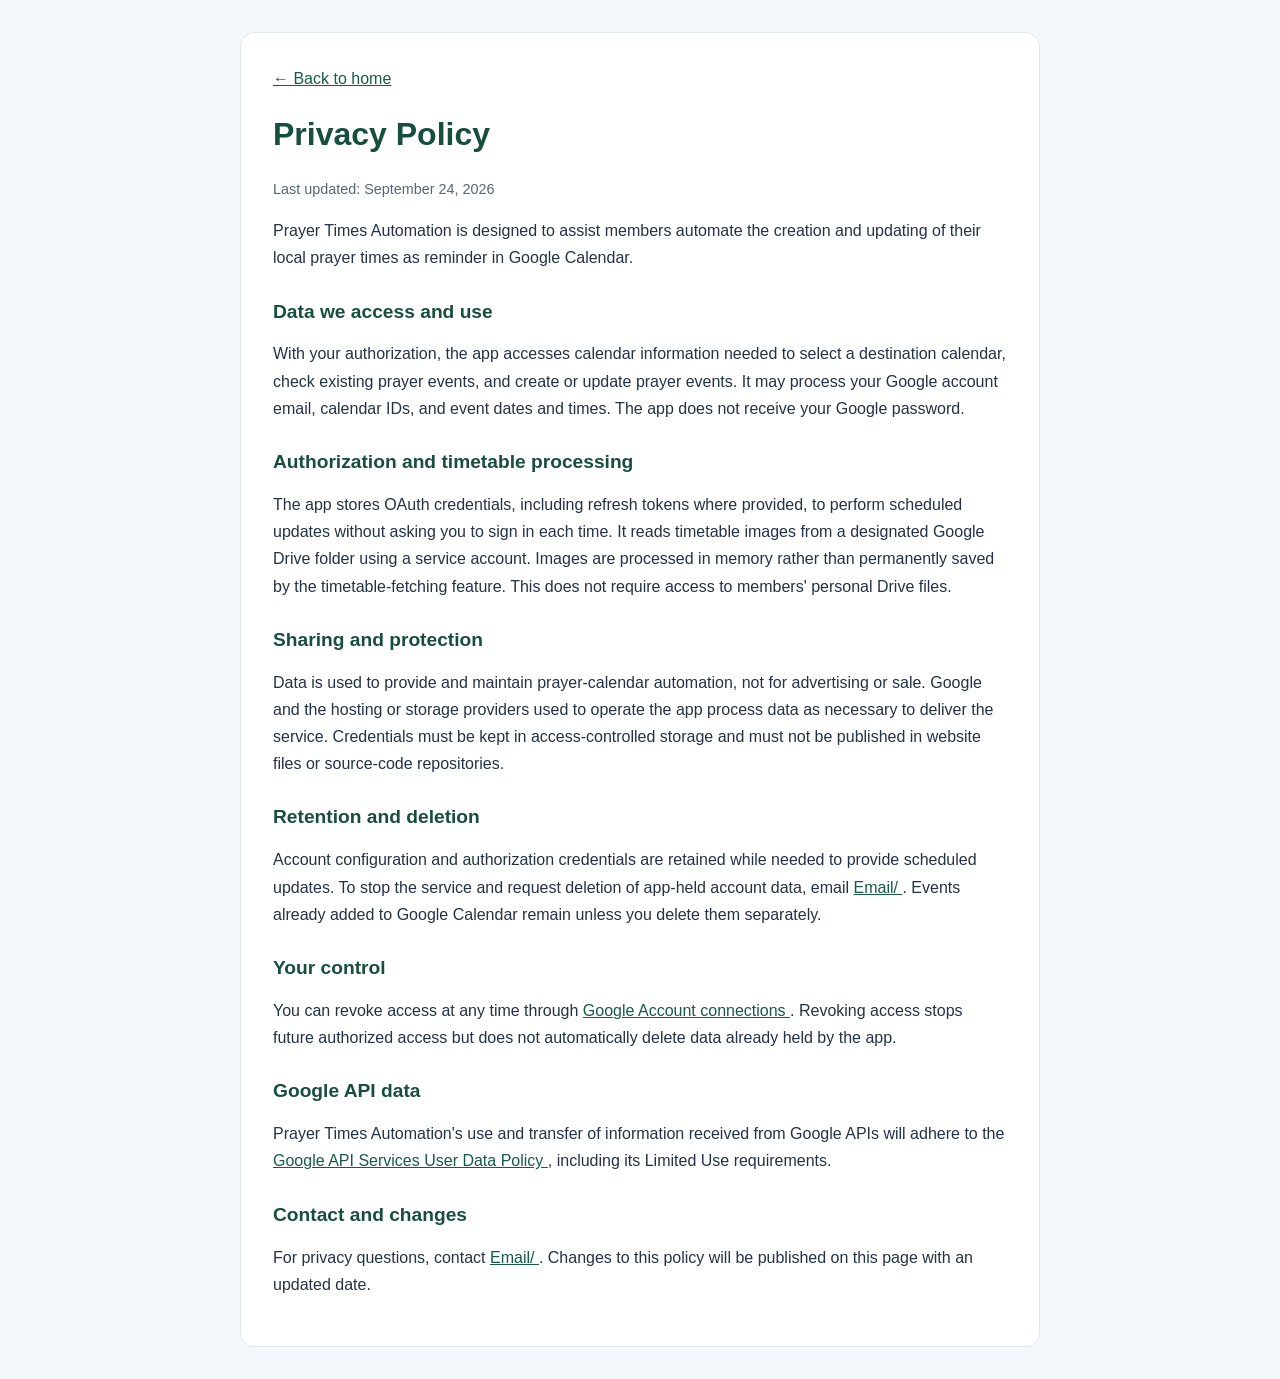
<file: privacy.html>
<!DOCTYPE html>
<html lang="en">
<head>
  <!-- Google tag (gtag.js) -->
<script async src="https://www.googletagmanager.com/gtag/js?id=G-6BWE5ZVMV1"></script>
<script>
  window.dataLayer = window.dataLayer || [];
  function gtag(){dataLayer.push(arguments);}
  gtag('js', new Date());

  gtag('config', 'G-6BWE5ZVMV1');
</script>
  <meta charset="UTF-8">
  <meta name="viewport" content="width=device-width, initial-scale=1">

  <title>Privacy Policy | Prayer Times Automation</title>

  <style>
    * {
      box-sizing: border-box;
    }

    body {
      margin: 0;
      padding: 32px 16px;
      font-family: Arial, Helvetica, sans-serif;
      line-height: 1.7;
      color: #243247;
      background: #f4f7fb;
    }

    main {
      max-width: 800px;
      margin: auto;
      padding: 32px;
      background: white;
      border: 1px solid #e0e7ef;
      border-radius: 14px;
    }

    h1, h2 {
      color: #174e40;
      line-height: 1.3;
    }

    h1 {
      font-size: 2rem;
    }

    h2 {
      margin-top: 28px;
      font-size: 1.2rem;
    }

    a {
      color: #155b48;
      overflow-wrap: anywhere;
    }

    a:focus-visible {
      outline: 3px solid #bd8200;
      outline-offset: 4px;
    }

    .updated {
      color: #586579;
      font-size: 0.9rem;
    }

    @media (max-width: 480px) {
      main {
        padding: 22px;
      }
    }
  </style>
</head>

<body>
  <main>
    <a href="index.html">← Back to home</a>

    <h1>Privacy Policy</h1>
    <p class="updated">Last updated: September 24, 2026</p>

    <p>
      Prayer Times Automation is designed to assist
      members automate the creation and updating of their local prayer times 
      as reminder in Google Calendar.
    </p>

    <h2>Data we access and use</h2>
    <p>
      With your authorization, the app accesses calendar information
      needed to select a destination calendar, check existing prayer
      events, and create or update prayer events. It may process your
      Google account email, calendar IDs, and event dates and times.
      The app does not receive your Google password.
    </p>

    <h2>Authorization and timetable processing</h2>
    <p>
      The app stores OAuth credentials, including refresh tokens where
      provided, to perform scheduled updates without asking you to
      sign in each time. It reads timetable images from a designated
      Google Drive folder using a service account. Images are processed
      in memory rather than permanently saved by the timetable-fetching
      feature. This does not require access to members' personal Drive
      files.
    </p>

    <h2>Sharing and protection</h2>
    <p>
      Data is used to provide and maintain prayer-calendar automation,
      not for advertising or sale. Google and the hosting or storage
      providers used to operate the app process data as necessary to
      deliver the service. Credentials must be kept in access-controlled
      storage and must not be published in website files or source-code
      repositories.
    </p>

    <h2>Retention and deletion</h2>
    <p>
      Account configuration and authorization credentials are retained
      while needed to provide scheduled updates. To stop the service
      and request deletion of app-held account data, email
      <a href="mailto:">
        Email/
      </a>.
      Events already added to Google Calendar remain unless you delete
      them separately.
    </p>

    <h2>Your control</h2>
    <p>
      You can revoke access at any time through
      <a href="https://myaccount.google.com/connections">
        Google Account connections
      </a>.
      Revoking access stops future authorized access but does not
      automatically delete data already held by the app.
    </p>

    <h2>Google API data</h2>
    <p>
      Prayer Times Automation's use and transfer of information received
      from Google APIs will adhere to the
      <a href="https://developers.google.com/terms/api-services-user-data-policy">
        Google API Services User Data Policy
      </a>,
      including its Limited Use requirements.
    </p>

    <h2>Contact and changes</h2>
    <p>
      For privacy questions, contact
      <a href="mailto:">
        Email/
      </a>.
      Changes to this policy will be published on this page with an
      updated date.
    </p>
  </main>
</body>
</html>
</file>
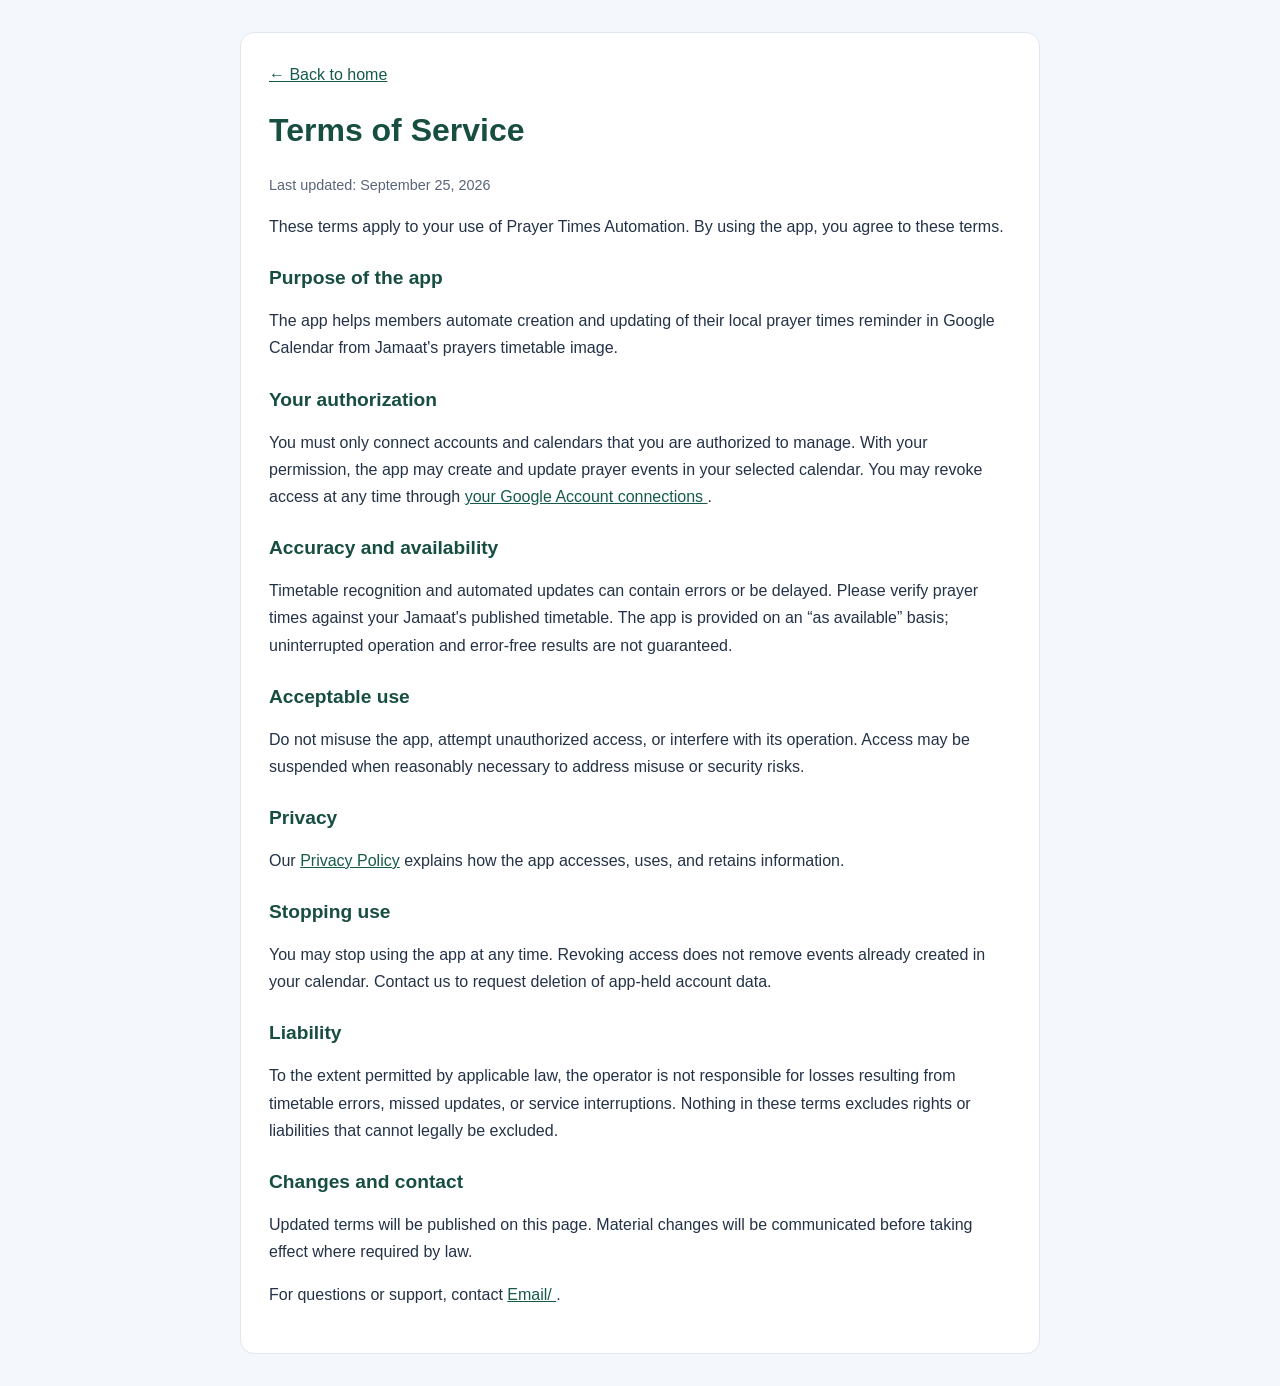
<file: terms.html>
<!DOCTYPE html>
<html lang="en">
<head>
  <!-- Google tag (gtag.js) -->
<script async src="https://www.googletagmanager.com/gtag/js?id=G-6BWE5ZVMV1"></script>
<script>
  window.dataLayer = window.dataLayer || [];
  function gtag(){dataLayer.push(arguments);}
  gtag('js', new Date());

  gtag('config', 'G-6BWE5ZVMV1');
</script>
  <meta charset="UTF-8">
  <meta name="viewport" content="width=device-width, initial-scale=1">
  <title>Terms of Service | Prayer Times Automation</title>

  <style>
    * {
      box-sizing: border-box;
    }

    body {
      margin: 0;
      padding: 32px 16px;
      font-family: Arial, Helvetica, sans-serif;
      line-height: 1.7;
      color: #243247;
      background: #f4f7fb;
    }

    main {
      max-width: 800px;
      margin: auto;
      padding: 28px;
      background: white;
      border: 1px solid #e0e7ef;
      border-radius: 14px;
    }

    h1, h2 {
      color: #174e40;
      line-height: 1.3;
    }

    h2 {
      margin-top: 26px;
      font-size: 1.2rem;
    }

    a {
      color: #155b48;
      overflow-wrap: anywhere;
    }

    .updated {
      color: #586579;
      font-size: 0.9rem;
    }
  </style>
</head>

<body>
  <main>
    <a href="index.html">← Back to home</a>

    <h1>Terms of Service</h1>
    <p class="updated">Last updated: September 25, 2026</p>

    <p>
      These terms apply to your use of Prayer Times Automation.
      By using the app, you agree to
      these terms.
    </p>

    <h2>Purpose of the app</h2>
    <p>
      The app helps members automate creation and updating
      of their local prayer times reminder in Google Calendar from Jamaat's prayers timetable image.
    </p>

    <h2>Your authorization</h2>
    <p>
      You must only connect accounts and calendars that you are
      authorized to manage. With your permission, the app may
      create and update prayer events in your selected calendar.
      You may revoke access at any time through
      <a href="https://myaccount.google.com/connections">
        your Google Account connections
      </a>.
    </p>

    <h2>Accuracy and availability</h2>
    <p>
      Timetable recognition and automated updates can contain
      errors or be delayed. Please verify prayer times against
      your Jamaat's published timetable. The app is provided
      on an “as available” basis; uninterrupted operation and
      error-free results are not guaranteed.
    </p>

    <h2>Acceptable use</h2>
    <p>
      Do not misuse the app, attempt unauthorized access, or
      interfere with its operation. Access may be suspended
      when reasonably necessary to address misuse or security
      risks.
    </p>

    <h2>Privacy</h2>
    <p>
      Our <a href="privacy.html">Privacy Policy</a> explains
      how the app accesses, uses, and retains information.
    </p>

    <h2>Stopping use</h2>
    <p>
      You may stop using the app at any time. Revoking access
      does not remove events already created in your calendar.
      Contact us to request deletion of app-held account data.
    </p>

    <h2>Liability</h2>
    <p>
      To the extent permitted by applicable law, the operator
      is not responsible for losses resulting from timetable
      errors, missed updates, or service interruptions.
      Nothing in these terms excludes rights or liabilities
      that cannot legally be excluded.
    </p>

    <h2>Changes and contact</h2>
    <p>
      Updated terms will be published on this page. Material
      changes will be communicated before taking effect where
      required by law.
    </p>
    <p>
      For questions or support, contact
      <a href="mailto:">
        Email/
      </a>.
    </p>
  </main>
</body>
</html>
</file>
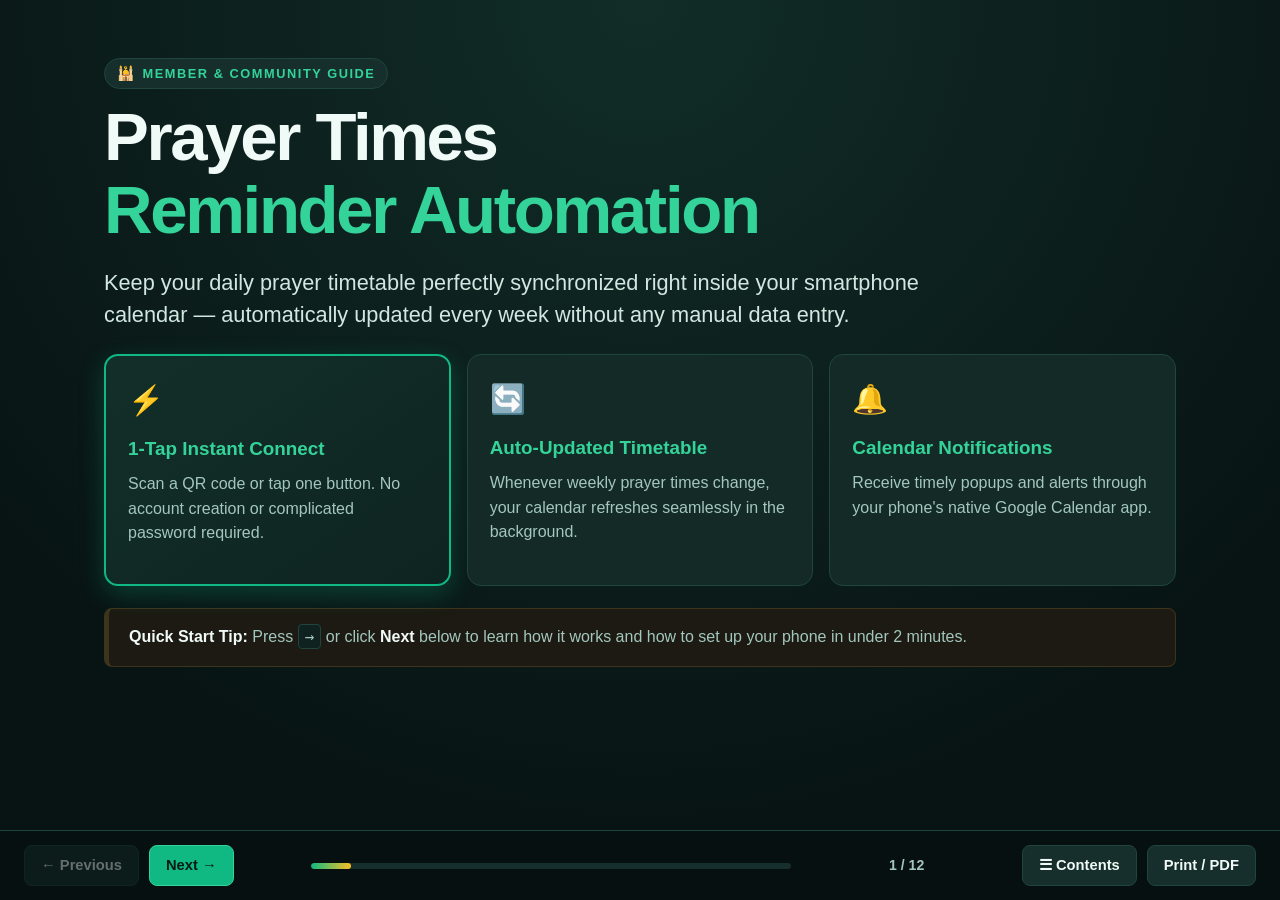
<file: user_guide_presentation.html>
<!doctype html>
<html lang="en">
<head>
  <meta charset="utf-8">
  <meta name="viewport" content="width=device-width, initial-scale=1">
  <meta name="description" content="Easy step-by-step user guide for Prayer Times Reminder Automation: features, QR/direct scan setup, Google login, how notification reminders work, and how to select a custom sound or Azaan on your device.">
  <title>Prayer Times Automation — Member & User Guide</title>
  <style>
    :root {
      color-scheme: dark;
      --bg: #081414;
      --bg-gradient: radial-gradient(circle at 50% 0%, #112d28 0%, #081414 75%);
      --panel: #0f2220;
      --panel-2: #162f2c;
      --panel-card: #132a26;
      --text: #f0faf7;
      --muted: #a3c7be;
      --accent: #10b981;
      --accent-light: #34d399;
      --accent-glow: rgba(16, 185, 129, 0.25);
      --gold: #f59e0b;
      --gold-light: #fbbf24;
      --gold-bg: rgba(245, 158, 11, 0.12);
      --blue: #3b82f6;
      --blue-bg: rgba(59, 130, 246, 0.12);
      --line: #20453e;
      --line-subtle: #173630;
      --danger: #f87171;
      --radius-sm: 8px;
      --radius-md: 14px;
      --radius-lg: 20px;
    }

    * { box-sizing: border-box; }
    html, body {
      margin: 0;
      min-height: 100%;
      background: var(--bg);
      background-image: var(--bg-gradient);
      color: var(--text);
    }
    body {
      font-family: -apple-system, BlinkMacSystemFont, "Segoe UI", Roboto, Helvetica, Arial, sans-serif;
      line-height: 1.55;
      overflow: hidden;
    }

    button { font: inherit; cursor: pointer; }
    
    .deck {
      min-height: 100vh;
      display: grid;
      grid-template-rows: 1fr auto;
    }

    .slides {
      min-height: 0;
      position: relative;
    }

    .slide {
      display: none;
      width: min(1200px, 100%);
      height: 100%;
      min-height: 0;
      margin: 0 auto;
      padding: clamp(24px, 4.5vw, 64px) clamp(20px, 5vw, 72px) 36px;
      overflow-y: auto;
      scrollbar-width: thin;
      scrollbar-color: var(--line) transparent;
    }

    .slide::-webkit-scrollbar {
      width: 6px;
    }
    .slide::-webkit-scrollbar-thumb {
      background: var(--line);
      border-radius: 4px;
    }

    .slide.active {
      display: block;
      animation: slideIn .22s cubic-bezier(0.16, 1, 0.3, 1);
    }

    @keyframes slideIn {
      from { opacity: 0.1; transform: translateY(8px); }
      to { opacity: 1; transform: none; }
    }

    /* Typography */
    .eyebrow {
      display: inline-flex;
      align-items: center;
      gap: 6px;
      color: var(--accent-light);
      font-size: .8rem;
      font-weight: 700;
      letter-spacing: .12em;
      text-transform: uppercase;
      margin: 0 0 12px;
      background: var(--panel-2);
      border: 1px solid var(--line);
      padding: 4px 12px;
      border-radius: 999px;
    }

    .eyebrow.gold {
      color: var(--gold-light);
      border-color: rgba(245, 158, 11, 0.3);
      background: var(--gold-bg);
    }

    h1, h2, h3, h4, p { margin-top: 0; }
    
    h1 {
      font-size: clamp(2.2rem, 5.5vw, 4.2rem);
      line-height: 1.08;
      letter-spacing: -.035em;
      margin-bottom: 20px;
      font-weight: 800;
    }

    h2 {
      font-size: clamp(1.7rem, 3.6vw, 2.7rem);
      line-height: 1.18;
      letter-spacing: -.025em;
      margin-bottom: 16px;
      font-weight: 750;
    }

    h3 {
      font-size: 1.18rem;
      margin-bottom: 8px;
      color: var(--accent-light);
      font-weight: 650;
    }

    p, li {
      color: var(--muted);
      font-size: clamp(.96rem, 1.25vw, 1.1rem);
    }

    strong { color: var(--text); }

    .lead {
      font-size: clamp(1.1rem, 1.8vw, 1.36rem);
      max-width: 900px;
      color: #d1e7e0;
      line-height: 1.5;
    }

    .accent { color: var(--accent-light); }
    .gold { color: var(--gold-light); }
    .blue { color: #60a5fa; }

    /* Layout Grids */
    .grid {
      display: grid;
      gap: 16px;
      margin: 22px 0;
    }
    .two { grid-template-columns: repeat(2, minmax(0, 1fr)); }
    .three { grid-template-columns: repeat(3, minmax(0, 1fr)); }
    .four { grid-template-columns: repeat(4, minmax(0, 1fr)); }

    @media (max-width: 820px) {
      .grid.two, .grid.three, .grid.four {
        grid-template-columns: 1fr;
      }
      body { overflow-y: auto; }
      .deck { min-height: 100%; }
      .slide { overflow: visible; height: auto; }
    }

    /* Cards */
    .card {
      background: var(--panel-card);
      border: 1px solid var(--line);
      border-radius: var(--radius-md);
      padding: 22px;
      position: relative;
      transition: border-color .2s ease;
    }

    .card:hover {
      border-color: var(--accent);
    }

    .card.highlight {
      background: linear-gradient(145deg, #132f2a, #0e2420);
      border: 2px solid var(--accent);
      box-shadow: 0 8px 24px var(--accent-glow);
    }

    .card.gold-border {
      border: 2px solid var(--gold);
      background: linear-gradient(145deg, #242217, #171610);
    }

    .card-icon {
      font-size: 1.8rem;
      margin-bottom: 12px;
      display: inline-block;
    }

    /* Step Badge Box */
    .step-box {
      background: var(--panel);
      border: 1px solid var(--line);
      border-radius: var(--radius-md);
      padding: 18px 20px 18px 64px;
      position: relative;
      margin-bottom: 14px;
    }

    .step-num {
      position: absolute;
      left: 18px;
      top: 18px;
      width: 32px;
      height: 32px;
      border-radius: 50%;
      background: var(--accent);
      color: #041a14;
      font-weight: 800;
      font-size: 1rem;
      display: grid;
      place-items: center;
    }

    .step-num.gold {
      background: var(--gold);
      color: #241400;
    }

    .step-num.blue {
      background: var(--blue);
      color: #ffffff;
    }

    /* Callouts */
    .callout {
      background: var(--panel-2);
      border: 1px solid var(--line);
      border-left: 5px solid var(--accent);
      border-radius: var(--radius-sm);
      padding: 16px 20px;
      margin: 18px 0;
    }

    .callout.gold {
      border-left-color: var(--gold);
      background: #1c1a12;
      border-color: #3d351b;
    }

    .callout.blue {
      border-left-color: var(--blue);
      background: #111d2e;
      border-color: #1e3656;
    }

    .callout p:last-child { margin-bottom: 0; }

    /* Comparison Table */
    .table-wrap {
      overflow-x: auto;
      margin: 20px 0;
      border: 1px solid var(--line);
      border-radius: var(--radius-md);
      background: var(--panel);
    }

    table {
      width: 100%;
      border-collapse: collapse;
      text-align: left;
      font-size: .95rem;
    }

    th, td {
      padding: 14px 18px;
      border-bottom: 1px solid var(--line-subtle);
    }

    th {
      background: var(--panel-2);
      color: var(--text);
      font-weight: 700;
      letter-spacing: .02em;
    }

    tr:last-child td { border-bottom: none; }
    
    td.feat { font-weight: 600; color: #d9e9e5; }
    td.m1 { color: #a7f3d0; background: rgba(16, 185, 129, 0.05); }
    td.m2 { color: #bfdbfe; background: rgba(59, 130, 246, 0.05); }

    /* Interactive breadcrumb / path badges */
    .path-flow {
      display: flex;
      flex-wrap: wrap;
      align-items: center;
      gap: 8px;
      margin: 14px 0;
      background: var(--panel);
      padding: 14px 18px;
      border-radius: var(--radius-md);
      border: 1px solid var(--line);
    }

    .path-step {
      display: inline-flex;
      align-items: center;
      background: var(--panel-2);
      border: 1px solid var(--line);
      color: var(--text);
      font-weight: 600;
      padding: 6px 14px;
      border-radius: 8px;
      font-size: .92rem;
    }

    .path-arrow {
      color: var(--accent);
      font-weight: 800;
      font-size: 1.1rem;
    }

    /* Mock Phone / UI buttons */
    .action-btn-mock {
      display: inline-flex;
      align-items: center;
      gap: 10px;
      background: #174e40;
      color: #ffffff;
      padding: 14px 22px;
      border-radius: 12px;
      font-weight: 700;
      text-decoration: none;
      box-shadow: 0 4px 14px rgba(0,0,0,0.3);
      border: 1px solid #237460;
    }

    .qr-mockup {
      display: inline-flex;
      flex-direction: column;
      align-items: center;
      background: #ffffff;
      padding: 16px;
      border-radius: 16px;
      box-shadow: 0 8px 24px rgba(0,0,0,0.4);
      color: #0b1517;
      text-align: center;
      margin: 12px 0;
    }

    .qr-mockup svg {
      width: 140px;
      height: 140px;
    }

    .qr-mockup span {
      margin-top: 8px;
      font-weight: 700;
      font-size: .8rem;
      color: #174e40;
    }

    /* Tag / Pill */
    .pill {
      display: inline-block;
      padding: 3px 9px;
      border-radius: 999px;
      font-size: .78rem;
      font-weight: 700;
      text-transform: uppercase;
      letter-spacing: .05em;
    }
    .pill.green { background: rgba(16, 185, 129, 0.2); color: #34d399; border: 1px solid rgba(16, 185, 129, 0.4); }
    .pill.gold { background: rgba(245, 158, 11, 0.2); color: #fbbf24; border: 1px solid rgba(245, 158, 11, 0.4); }
    .pill.blue { background: rgba(59, 130, 246, 0.2); color: #93c5fd; border: 1px solid rgba(59, 130, 246, 0.4); }

    /* Footer Navigation */
    .footer {
      display: flex;
      align-items: center;
      justify-content: space-between;
      gap: 16px;
      padding: 14px 24px;
      background: #061010;
      border-top: 1px solid var(--line);
      z-index: 10;
    }

    .controls {
      display: flex;
      align-items: center;
      gap: 10px;
    }

    .nav-btn {
      background: var(--panel-2);
      color: var(--text);
      border: 1px solid var(--line);
      border-radius: 8px;
      padding: 8px 16px;
      font-weight: 600;
      font-size: .92rem;
      transition: all .15s ease;
    }

    .nav-btn:hover {
      background: var(--panel);
      border-color: var(--accent);
      color: #fff;
    }

    .nav-btn.primary {
      background: var(--accent);
      color: #041a14;
      border-color: var(--accent-light);
      font-weight: 750;
    }

    .nav-btn.primary:hover {
      background: var(--accent-light);
    }

    .counter {
      font-size: .88rem;
      font-weight: 700;
      color: var(--muted);
      min-width: 75px;
      text-align: center;
    }

    .progress-track {
      flex: 1;
      height: 6px;
      background: var(--panel-2);
      border-radius: 999px;
      overflow: hidden;
      max-width: 480px;
    }

    .progress {
      height: 100%;
      width: 0;
      background: linear-gradient(90deg, var(--accent), var(--gold-light));
      transition: width .2s ease;
      border-radius: 999px;
    }

    /* Jump menu dialog */
    .jump-dialog {
      display: none;
      position: fixed;
      inset: 0;
      background: rgba(0, 0, 0, 0.75);
      backdrop-filter: blur(4px);
      z-index: 100;
      place-items: center;
      padding: 20px;
    }
    .jump-dialog.open { display: grid; }
    .jump-content {
      background: var(--panel);
      border: 1px solid var(--line);
      border-radius: var(--radius-lg);
      padding: 24px;
      max-width: 600px;
      width: 100%;
      max-height: 80vh;
      overflow-y: auto;
    }
    .jump-item {
      display: block;
      width: 100%;
      text-align: left;
      padding: 10px 14px;
      margin-bottom: 6px;
      border-radius: 8px;
      background: var(--panel-2);
      border: 1px solid var(--line);
      color: var(--text);
      font-size: .95rem;
    }
    .jump-item:hover {
      background: var(--line);
      color: #fff;
      border-color: var(--accent);
    }

    /* Print Styles */
    @media print {
      body {
        overflow: visible;
        background: #ffffff !important;
        color: #111827 !important;
      }
      .footer, .jump-dialog { display: none !important; }
      .slide {
        display: block !important;
        page-break-after: always;
        height: auto !important;
        padding: 24px !important;
        background: #ffffff !important;
        color: #111827 !important;
      }
      .card, .step-box, .callout, .table-wrap, table, th {
        background: #f9fafb !important;
        border-color: #e5e7eb !important;
        color: #111827 !important;
      }
      p, li { color: #374151 !important; }
      h1, h2, h3, strong { color: #111827 !important; }
      .accent, .gold, .blue { color: #059669 !important; }
    }
  </style>
</head>
<body>

<main class="deck">
  <div class="slides" id="slides-container">

    <!-- SLIDE 1: Title & Welcome -->
    <section class="slide active" id="slide-1">
      <div class="eyebrow"><span style="font-size: 1.1em;">🕌</span> Member & Community Guide</div>
      <h1>Prayer Times<br><span class="accent">Reminder Automation</span></h1>
      <p class="lead">
        Keep your daily prayer timetable perfectly synchronized right inside your smartphone calendar — automatically updated every week without any manual data entry.
      </p>
      
      <div class="grid three">
        <div class="card highlight">
          <div class="card-icon">⚡</div>
          <h3>1-Tap Instant Connect</h3>
          <p>Scan a QR code or tap one button. No account creation or complicated password required.</p>
        </div>
        <div class="card">
          <div class="card-icon">🔄</div>
          <h3>Auto-Updated Timetable</h3>
          <p>Whenever weekly prayer times change, your calendar refreshes seamlessly in the background.</p>
        </div>
        <div class="card">
          <div class="card-icon">🔔</div>
          <h3>Calendar Notifications</h3>
          <p>Receive timely popups and alerts through your phone's native Google Calendar app.</p>
        </div>
      </div>

      <div class="callout gold">
        <p><strong>Quick Start Tip:</strong> Press <kbd style="background:var(--panel); padding:2px 6px; border-radius:4px; border:1px solid var(--line);">→</kbd> or click <strong>Next</strong> below to learn how it works and how to set up your phone in under 2 minutes.</p>
      </div>
    </section>

    <!-- SLIDE 2: What is this app? -->
    <section class="slide" id="slide-2">
      <div class="eyebrow">Overview · Purpose</div>
      <h2>What is this application?</h2>
      <p class="lead">
        A dedicated digital service that connects official mosque prayer schedules (such as Bait-us-Subuh) directly to members' personal phone calendars.
      </p>

      <div class="grid two">
        <article class="card">
          <h3>The Old Everyday Hassle</h3>
          <ul>
            <li>Prayer times change weekly as the sun shifts and seasonal daylight saving starts or ends.</li>
            <li>Manually setting five alarms every few days on your phone clock is time-consuming and easy to forget.</li>
            <li>Paper timetables or static PDF photos get lost or forgotten in chat messages.</li>
          </ul>
        </article>

        <article class="card highlight">
          <h3>The Automated Solution</h3>
          <ul>
            <li><strong>Automated Reading:</strong> The system automatically processes the official weekly timetable.</li>
            <li><strong>Direct Calendar Sync:</strong> Fajr, Zuhr/Jummah, Asr, Maghrib, and Isha are placed neatly into your calendar.</li>
            <li><strong>Combined timetable times:</strong> When the timetable fallback identifies a shared Zohar/Assr or Maghrib/Isha time, it appears as one combined calendar entry rather than two separate entries.</li>
            <li><strong>Zero Maintenance:</strong> Once connected, you never have to re-enter dates or times again.</li>
          </ul>
        </article>
      </div>

      <div class="callout">
        <p><strong>Result:</strong> Your phone calendar always shows the correct prayer times for today and the upcoming week, giving you reliable reminders whether you are at home, work, or traveling.</p>
      </div>
      <div class="callout">
        <p><strong>Calendar entry details:</strong> Both individual and combined-prayer descriptions show only the OCR-fetched start time, with the date in day-month-year order: <em>Bait us Subuh [Prayer name] Start Time: 06:20 on 02-11-2026</em>. Individual calendar events last five minutes; combined-prayer calendar events have a native 10-minute range from the OCR time.</p>
      </div>
    </section>

    <!-- SLIDE 3: Key Features -->
    <section class="slide" id="slide-3">
      <div class="eyebrow">Features · Capabilities</div>
      <h2>Core Features at a Glance</h2>
      <p class="lead">Everything you need for worry-free, punctual prayers on your mobile device.</p>

      <div class="grid three">
        <div class="card">
          <div class="pill green">Accuracy</div>
          <h3 style="margin-top: 10px;">Official Times</h3>
          <p>Timetable updates are extracted straight from approved mosque announcements and schedules.</p>
        </div>
        <div class="card">
          <div class="pill gold">Reminders</div>
          <h3 style="margin-top: 10px;">Customizable Alarms</h3>
          <p>Set alarms 10, 15, or 30 minutes before prayer time to prepare for Wudhu and Jama'at.</p>
        </div>
        <div class="card">
          <div class="pill blue">Phone Audio</div>
          <h3 style="margin-top: 10px;">Custom Ringtone / Sound</h3>
          <p>Controlled by your phone: Android may offer custom files; iPhone uses sounds exposed by iOS and the app.</p>
        </div>
      </div>

      <div class="grid two">
        <div class="card">
          <h3>📱 Universal Compatibility</h3>
          <p>Runs seamlessly on <strong>Android</strong> (Samsung, Pixel, Xiaomi, etc.) and <strong>Apple iPhone / iPad (iOS)</strong>.</p>
        </div>
        <div class="card">
          <h3>🔒 Privacy First</h3>
          <p>The primary QR method is <strong>100% anonymous</strong> — it does not access your personal emails, photos, or password.</p>
        </div>
      </div>
    </section>

    <!-- SLIDE 4: Two Methods Comparison -->
    <section class="slide" id="slide-4">
      <div class="eyebrow">Setup · Comparison</div>
      <h2>Two Ways to Connect</h2>
      <p class="lead">
        You can choose between two methods. <strong>Method 1 is recommended for 95% of members</strong> because it is instant and requires zero passwords.
      </p>

      <div class="table-wrap">
        <table>
          <thead>
            <tr>
              <th style="width: 25%;">Feature</th>
              <th style="width: 40%; color: var(--accent-light);">★ Method 1: QR Code / "Add Directly" (Recommended)</th>
              <th style="width: 35%; color: #93c5fd;">Method 2: Google Account Login</th>
            </tr>
          </thead>
          <tbody>
            <tr>
              <td class="feat">How it connects</td>
              <td class="m1">Scan QR code or click "Add without scan directly"</td>
              <td class="m2">Sign in with Google Account (OAuth)</td>
            </tr>
            <tr>
              <td class="feat">Login / Password needed?</td>
              <td class="m1"><strong>❌ No login at all.</strong> 100% anonymous feed.</td>
              <td class="m2"><strong>Yes</strong> (Requires selecting Google account)</td>
            </tr>
            <tr>
              <td class="feat">Account Permissions?</td>
              <td class="m1"><strong>🛡️ Zero permissions asked.</strong> Completely private.</td>
              <td class="m2">Requires calendar edit permission.</td>
            </tr>
            <tr>
              <td class="feat">Notification / Alarm setup</td>
              <td class="m1"><strong>⚙️ Set manually once</strong> in calendar settings (explained in Slide 7)</td>
              <td class="m2"><strong>🤖 Created automatically</strong> with every prayer event</td>
            </tr>
            <tr>
              <td class="feat">Best for...</td>
              <td class="m1">Fastest setup, maximum privacy, iPhone & Android</td>
              <td class="m2">Users who want automatic event notifications without manual rules</td>
            </tr>
          </tbody>
        </table>
      </div>

      <div class="callout gold">
        <p><strong>Note on Notifications:</strong> Because phone privacy systems prevent anonymous public calendar feeds from making loud surprise noise automatically, Method 1 requires a quick one-time notification setting on your phone. Slide 7 walks you through it step-by-step.</p>
      </div>
    </section>

    <!-- SLIDE 5: Method 1 - Scan QR Code -->
    <section class="slide" id="slide-5">
      <div class="eyebrow">Method 1 (Main) · Step-by-Step</div>
      <h2>Option A: Connect via QR Code</h2>
      <p class="lead">The fastest method when looking at a printed mosque poster, flyer, or computer screen.</p>

      <div class="grid two">
        <div>
          <div class="step-box">
            <div class="step-num">1</div>
            <h3>Open your Phone Camera</h3>
            <p>Simply point your smartphone camera at the official QR code on the flyer, mosque screen, or website.</p>
          </div>

          <div class="step-box">
            <div class="step-num">2</div>
            <h3>Tap the Calendar Banner</h3>
            <p>A banner will appear on your screen saying <strong>"Open in Calendar"</strong> or <strong>"calendar.google.com"</strong>. Tap it.</p>
          </div>

          <div class="step-box">
            <div class="step-num">3</div>
            <h3>Confirm "Add Calendar"</h3>
            <p>Tap <strong>"Add"</strong> or <strong>"Subscribe"</strong> when prompted: <em>Add calendar 'Bait-us-Subuh Timings'?</em></p>
          </div>
        </div>

        <div style="display: flex; flex-direction: column; align-items: center; justify-content: center;">
          <div class="qr-mockup">
            <svg viewBox="0 0 24 24" fill="none" stroke="#174e40" stroke-width="1.8" stroke-linecap="round" stroke-linejoin="round">
              <rect x="3" y="3" width="7" height="7"></rect>
              <rect x="14" y="3" width="7" height="7"></rect>
              <rect x="3" y="14" width="7" height="7"></rect>
              <rect x="14" y="14" width="3" height="3"></rect>
              <rect x="18" y="18" width="3" height="3"></rect>
              <line x1="7" y1="7" x2="7.01" y2="7"></line>
              <line x1="17" y1="7" x2="17.01" y2="7"></line>
              <line x1="7" y1="17" x2="7.01" y2="17"></line>
            </svg>
            <span>Scan with Phone Camera</span>
          </div>
          <p style="text-align: center; font-size: .88rem; max-width: 260px;">Takes only 5 seconds. All 5 daily prayers will immediately populate your calendar!</p>
        </div>
      </div>
    </section>

    <!-- SLIDE 6: Method 1 - "Click to Add directly" Button -->
    <section class="slide" id="slide-6">
      <div class="eyebrow">Method 1 (Main) · Direct Button</div>
      <h2>Option B: Click the "Add Directly" Button</h2>
      <p class="lead">If you are already browsing the website on your phone, you don't even need to scan anything.</p>

      <div class="step-box">
        <div class="step-num">1</div>
        <h3>Find the Green Direct Button</h3>
        <p>On the app homepage, look right below the QR code for the green button:</p>
        <div style="margin: 12px 0;">
          <div class="action-btn-mock">
            <span style="font-size: 1.2rem;">📅</span> Click to Add without SCAN directly
          </div>
        </div>
      </div>

      <div class="step-box">
        <div class="step-num">2</div>
        <h3>Tap the Button</h3>
        <p>Tapping this immediately opens Google Calendar on your phone or in your browser with the calendar pre-loaded.</p>
      </div>

      <div class="step-box">
        <div class="step-num">3</div>
        <h3>Confirm Subscription</h3>
        <p>Tap <strong>"Add"</strong> or <strong>"Subscribe"</strong> on the Google Calendar prompt. You are done!</p>
      </div>

      <div class="callout">
        <p><strong>NFC Tag Support:</strong> If you are visiting the mosque, you can also gently tap your phone against the physical NFC tag on the prayer board — it performs the exact same direct addition instantly.</p>
      </div>
    </section>

    <!-- SLIDE 7: Method 1 Notification & Alarm Setup (CRITICAL) -->
    <section class="slide" id="slide-7">
      <div class="eyebrow gold">Method 1 · Important One-Time Step</div>
      <h2>Setting Prayer Alarms for Method 1</h2>
      <p class="lead">
        Because subscribed public feeds do not sound loud alarms on their own, <strong>follow this one-time setup</strong> to make your phone alert you before every prayer:
      </p>

      <div class="path-flow">
        <span class="path-step">Google Calendar</span>
        <span class="path-arrow">➔</span>
        <span class="path-step">Menu → Settings</span>
        <span class="path-arrow">➔</span>
        <span class="path-step">Bait-us-Subuh Timings</span>
        <span class="path-arrow">➔</span>
        <span class="path-step">Add notification</span>
      </div>

      <div class="grid two">
        <div class="card">
          <h3>Android · Google Calendar</h3>
          <ol style="margin-top: 10px; padding-left: 20px;">
            <li>Open the <strong>Google Calendar app</strong> on your phone.</li>
            <li>Tap the <strong>Menu icon (☰)</strong> in the top-left corner.</li>
            <li>Scroll down to the bottom and tap <strong>Settings (⚙️)</strong>.</li>
            <li>Under the list of calendars, tap <strong>Bait-us-Subuh Timings</strong>.</li>
            <li>Tap <strong>Add a notification</strong> (under default notifications).</li>
            <li>Select your preferred reminder time (for example, <strong>15 minutes before</strong>).</li>
            <li>Allow Google Calendar notifications in your Android phone settings.</li>
          </ol>
          <h3>iPhone / iPad · Google Calendar</h3>
          <ol style="margin-top: 10px; padding-left: 20px;">
            <li>Open Google Calendar in the Google account where you added the calendar.</li>
            <li>Tap <strong>Menu (☰) → Settings → Bait-us-Subuh Timings</strong>.</li>
            <li>Tap <strong>Add another notification</strong> and choose how many minutes before the event.</li>
            <li>In iPhone Settings, go to <strong>Notifications → Google Calendar</strong> and allow notifications and sounds.</li>
          </ol>
        </div>

        <div class="card highlight">
          <div class="card-icon">🔔</div>
          <h3>What does this default rule do?</h3>
          <p>
            This is a calendar-level notification default for events on Bait-us-Subuh Timings in your account. Check that the reminder appears on future prayer events; it is not a phone alarm and does not override device notification permissions.
          </p>
          <div class="callout gold" style="margin-top: 12px;">
            <p><strong>Reminder:</strong> Choose any lead time available in the calendar app. Method 1 does not set a fixed reminder time for you.</p>
          </div>
        </div>
      </div>
    </section>

    <!-- SLIDE 8: Method 2 - Google Login Method -->
    <section class="slide" id="slide-8">
      <div class="eyebrow">Method 2 · Alternative</div>
      <h2>Method 2: Google Account Login (OAuth)</h2>
      <p class="lead">An alternative for members who prefer reminders to be injected automatically without adjusting calendar settings.</p>

      <div class="grid two">
        <div>
          <div class="step-box">
            <div class="step-num blue">1</div>
            <h3>Tap the Google Login Button</h3>
            <p>Click <strong>"Add Prayer Times via Google Login (OAuth)"</strong> on the website.</p>
          </div>

          <div class="step-box">
            <div class="step-num blue">2</div>
            <h3>Sign in with Google</h3>
            <p>Choose your Google account on Google's official, secure sign-in page. Your password is never shared with this app.</p>
          </div>

          <div class="step-box">
            <div class="step-num blue">3</div>
            <h3>Grant Permission</h3>
            <p>Allow the app permission to add and update prayer events in your calendar.</p>
          </div>
        </div>

        <div class="card" style="border-left: 4px solid var(--blue);">
          <div class="pill blue">Automatic Notifications</div>
          <h3 style="margin-top: 10px;">How alarms work in Method 2</h3>
          <p>
            Unlike Method 1 where you configure notifications in settings, in Method 2 <strong>the backend sync engine automatically creates notification reminders</strong> directly inside each prayer event payload.
          </p>
          <p>
            Your phone will ring according to the default reminder configured on the server, without needing any manual notification adjustments in Google Calendar.
          </p>
          <div class="callout blue" style="margin-top: 14px;">
            <p><strong>Note:</strong> Sound options differ by device. See Slide 9 for Android custom-file support and iPhone sound limitations.</p>
          </div>
        </div>
      </div>
    </section>

    <!-- SLIDE 9: Setting Desired Ringtone / Custom Sound -->
    <section class="slide" id="slide-9">
      <div class="eyebrow gold">Phone Settings · Sound Customization</div>
      <h2>Setting Your Desired Ringtone (or Azaan MP3)</h2>
      <p class="lead">
        <strong>Important:</strong> The Prayer Times Automation app does <em>not</em> include a built-in sound player or audio files. All notification sounds are played directly by your phone's <strong>Google Calendar app</strong>.
      </p>

      <div class="callout gold">
        <p>In <strong>both methods</strong>, the phone's calendar app plays the alert. Android may let you choose a downloaded sound file. On iPhone, allow Google Calendar sounds in iOS notification settings; an arbitrary MP3 cannot be selected unless the app/iOS offers it as a notification sound.</p>
      </div>

      <div class="path-flow">
        <span class="path-step">Phone Settings (⚙️)</span>
        <span class="path-arrow">➔</span>
        <span class="path-step">Apps</span>
        <span class="path-arrow">➔</span>
        <span class="path-step">Google Calendar</span>
        <span class="path-arrow">➔</span>
        <span class="path-step">Notifications</span>
        <span class="path-arrow">➔</span>
        <span class="path-step">Sound</span>
        <span class="path-arrow">➔</span>
        <span class="path-step">Select Preferred Tone</span>
      </div>

      <div class="grid two">
        <div class="card highlight">
          <h3>Android Step-by-Step</h3>
          <ol style="margin-top: 10px; padding-left: 20px;">
            <li>Open your Android phone's main <strong>Settings</strong> app.</li>
            <li>Tap <strong>Apps</strong> (or <em>Apps & Notifications</em>).</li>
            <li>Find and tap <strong>Calendar</strong> (Google Calendar).</li>
            <li>Tap <strong>Notifications</strong> ➔ tap <strong>Calendar notifications</strong> (or <em>Event reminders</em>).</li>
            <li>Ensure the alert style is set to <strong>Alerting</strong> (not Silent).</li>
            <li>Tap <strong>Sound</strong>.</li>
            <li>Select your preferred ringtone or your own downloaded audio file!</li>
          </ol>
        </div>

        <div class="card">
          <div class="card-icon">💡</div>
          <h3>How to use your own Azaan MP3 on your phone</h3>
          <p>
            If you have an Azaan MP3 audio file you wish to hear for prayers:
          </p>
          <ol style="margin-top: 8px; padding-left: 20px;">
            <li>Download or copy the MP3 file onto your phone.</li>
            <li>Using your phone's "Files" or "My Files" app, move it into the <strong>Notifications</strong> (or <strong>Ringtones</strong>) folder.</li>
            <li>It will now appear directly in your phone's sound selection list!</li>
          </ol>
        </div>
      </div>

      <div class="callout blue">
        <p><strong>iPhone / iPad:</strong> Open iPhone <strong>Settings → Notifications → Google Calendar</strong>, then allow notifications and sounds. Google Calendar on iOS does not provide an Android-style file browser for assigning an arbitrary downloaded MP3 to its notifications. Custom sounds are available only when iOS or the app exposes them as selectable notification sounds.</p>
      </div>
    </section>

    <!-- SLIDE 10: Device Guide: Android vs Apple iPhone (iOS) -->
    <section class="slide" id="slide-10">
      <div class="eyebrow">Devices · Compatibility</div>
      <h2>Device Setup: Android vs Apple iPhone</h2>
      <p class="lead">The app works on all modern smartphones. Here is what you need to know about your specific device:</p>

      <div class="grid two">
        <div class="card">
          <div class="pill green">Android Devices</div>
          <h3 style="margin-top: 12px;">Samsung, Google Pixel, Xiaomi, etc.</h3>
          <ul>
            <li><strong>Installed by default:</strong> The Google Calendar app is pre-installed on virtually all certified Android phones.</li>
            <li><strong>If missing:</strong> If you ever uninstalled or disabled it, simply open the Google Play Store, search for <em>Google Calendar</em>, and tap install.</li>
            <li><strong>Audio customization:</strong> Android provides the most granular control over per-app notification sounds, making it easy to select an Azaan file.</li>
          </ul>
        </div>

        <div class="card">
          <div class="pill blue">Apple iPhone & iPad (iOS)</div>
          <h3 style="margin-top: 12px;">iOS Instructions</h3>
          <ul>
            <li><strong>For Method 1 reminders:</strong> In the Google Calendar app, go to <em>Menu → Settings → Bait-us-Subuh Timings → Add another notification</em> and choose how early to be reminded.</li>
            <li><strong>Allow alerts:</strong> In iPhone Settings, open <em>Notifications → Google Calendar</em> and enable notifications and sounds.</li>
            <li><strong>Sound limitation:</strong> Google Calendar on iOS does not offer Android's browse-for-an-MP3 sound picker. An arbitrary Azan MP3 cannot be assigned unless the app/iOS exposes it as an available notification sound.</li>
          </ul>
        </div>
      </div>

      <div class="callout gold">
        <p><strong>Summary:</strong> Use the Google Calendar app on Android or iPhone to manage the Bait-us-Subuh calendar. Menu labels may vary slightly by app and operating-system version.</p>
      </div>
    </section>

    <!-- SLIDE 11: Troubleshooting & Common Questions -->
    <section class="slide" id="slide-11">
      <div class="eyebrow">Assistance · FAQ</div>
      <h2>Frequently Asked Questions</h2>
      <p class="lead">Quick answers to common questions from members.</p>

      <div class="grid two">
        <div class="card">
          <h3>🔊 I subscribed, but I am not hearing any sound?</h3>
          <p>
            For Method 1 (QR scan), ensure you completed the one-time step in <strong>Calendar Settings ➔ Bait-us-Subuh Timings ➔ Add notification</strong> (Slide 7). Also verify your phone is not on Do Not Disturb or Mute.
          </p>
        </div>

        <div class="card">
          <h3>🔄 Will it keep updating automatically next week?</h3>
          <p>
            Yes! The mosque timetable engine continuously syncs updates. When next week's schedule is published, it refreshes your calendar without you having to scan again.
          </p>
        </div>

        <div class="card">
          <h3>⏰ Can I change how early the reminder sounds?</h3>
          <p>
            Yes! In Google Calendar settings, you can change the notification to 5, 10, 15, or 30 minutes before, or add multiple reminders.
          </p>
        </div>

        <div class="card">
          <h3>❌ How do I disconnect or unsubscribe?</h3>
          <p>
            <strong>Method 1:</strong> In Google Calendar, select <em>Bait-us-Subuh Timings</em> in settings and tap <em>Unsubscribe / Delete</em>.<br>
            <strong>Method 2:</strong> Go to <em>myaccount.google.com/connections</em> and remove access.
          </p>
        </div>
      </div>
    </section>

    <!-- SLIDE 12: Quick Reference Checklist -->
    <section class="slide" id="slide-12">
      <div class="eyebrow gold">Summary · Ready to Go</div>
      <h2>3-Step Quick Summary</h2>
      <p class="lead">Everything you need to enjoy automated prayer reminders:</p>

      <div class="grid three">
        <div class="card highlight">
          <div class="step-num">1</div>
          <h3 style="margin-top: 14px;">Connect</h3>
          <p>Scan the QR code with your camera or tap <strong>"Click to Add without SCAN directly"</strong>.</p>
        </div>

        <div class="card highlight">
          <div class="step-num gold">2</div>
          <h3 style="margin-top: 14px;">Set Notification</h3>
          <p>Open Google Calendar Settings ➔ <em>Bait-us-Subuh Timings</em> ➔ Add default notification (e.g. 15 min before).</p>
        </div>

        <div class="card highlight">
          <div class="step-num blue">3</div>
          <h3 style="margin-top: 14px;">Choose Alert Sound</h3>
          <p><strong>Android:</strong> Phone Settings ➔ Apps ➔ Google Calendar ➔ Notifications ➔ Sound; choose a tone or supported audio file. <strong>iPhone:</strong> Settings ➔ Notifications ➔ Google Calendar; allow notifications and sounds.</p>
        </div>
      </div>

      <div class="callout" style="text-align: center; margin-top: 24px;">
        <h3 style="color: var(--text); margin-bottom: 6px;">You are all set! May your prayers be blessed.</h3>
        <p style="margin-bottom: 0;">Use the buttons below to review any slide, click <strong>Print / PDF</strong>, or open the <a href="prayer_times_visual_guide.html">step-by-step visual user guide</a>.</p>
      </div>
    </section>

  </div>

  <!-- Bottom Navigation Bar -->
  <nav class="footer" aria-label="Slide controls">
    <div class="controls">
      <button class="nav-btn" id="prev-btn" type="button" aria-label="Previous slide">← Previous</button>
      <button class="nav-btn primary" id="next-btn" type="button" aria-label="Next slide">Next →</button>
    </div>

    <div class="progress-track" aria-hidden="true">
      <div class="progress" id="progress-bar"></div>
    </div>

    <div class="counter" id="slide-counter" aria-live="polite">1 / 12</div>

    <div class="controls">
      <button class="nav-btn" id="jump-btn" type="button" aria-label="Jump to slide">☰ Contents</button>
      <button class="nav-btn" id="print-btn" type="button" aria-label="Print or save as PDF">Print / PDF</button>
    </div>
  </nav>
</main>

<!-- Jump to Slide Dialog -->
<div class="jump-dialog" id="jump-dialog" role="dialog" aria-modal="true" aria-label="Jump to slide">
  <div class="jump-content">
    <div style="display:flex; justify-content:space-between; align-items:center; margin-bottom:16px;">
      <h3 style="margin:0; color:var(--text);">Table of Contents</h3>
      <button class="nav-btn" id="close-jump-btn" style="padding:4px 10px;">✕ Close</button>
    </div>
    <div id="jump-list"></div>
  </div>
</div>

<script>
  (() => {
    const slides = Array.from(document.querySelectorAll(".slide"));
    const counter = document.getElementById("slide-counter");
    const progress = document.getElementById("progress-bar");
    const prevBtn = document.getElementById("prev-btn");
    const nextBtn = document.getElementById("next-btn");
    const printBtn = document.getElementById("print-btn");
    const jumpBtn = document.getElementById("jump-btn");
    const jumpDialog = document.getElementById("jump-dialog");
    const closeJumpBtn = document.getElementById("close-jump-btn");
    const jumpList = document.getElementById("jump-list");

    let current = 0;

    // Slide titles for Table of Contents
    const titles = [
      "1. Welcome & Overview",
      "2. What is this Application?",
      "3. Core Features at a Glance",
      "4. Two Ways to Connect (Comparison)",
      "5. Method 1: Scan QR Code (Main)",
      "6. Method 1: 'Add Directly' Button",
      "7. Method 1: Setting Prayer Alarms (Important)",
      "8. Method 2: Google Account Login",
      "9. How to Set Azaan / Custom Sound",
      "10. Device Guide: Android vs iPhone (iOS)",
      "11. Frequently Asked Questions (FAQ)",
      "12. Quick Summary Checklist"
    ];

    // Populate Jump Menu
    titles.forEach((title, idx) => {
      const btn = document.createElement("button");
      btn.className = "jump-item";
      btn.textContent = title;
      btn.addEventListener("click", () => {
        show(idx);
        jumpDialog.classList.remove("open");
      });
      jumpList.appendChild(btn);
    });

    function show(index) {
      current = Math.max(0, Math.min(slides.length - 1, index));
      slides.forEach((slide, i) => {
        const isActive = i === current;
        slide.classList.toggle("active", isActive);
        slide.setAttribute("aria-hidden", isActive ? "false" : "true");
      });

      counter.textContent = `${current + 1} / ${slides.length}`;
      progress.style.width = `${((current + 1) / slides.length) * 100}%`;
      slides[current].scrollTop = 0;

      prevBtn.disabled = current === 0;
      prevBtn.style.opacity = current === 0 ? "0.4" : "1";
      nextBtn.textContent = current === slides.length - 1 ? "Finish ✓" : "Next →";

      history.replaceState(null, "", `#slide-${current + 1}`);
    }

    prevBtn.addEventListener("click", () => show(current - 1));
    nextBtn.addEventListener("click", () => {
      if (current < slides.length - 1) {
        show(current + 1);
      } else {
        show(0); // Loop back to start
      }
    });

    printBtn.addEventListener("click", () => window.print());

    jumpBtn.addEventListener("click", () => jumpDialog.classList.add("open"));
    closeJumpBtn.addEventListener("click", () => jumpDialog.classList.remove("open"));
    jumpDialog.addEventListener("click", (e) => {
      if (e.target === jumpDialog) jumpDialog.classList.remove("open");
    });

    // Keyboard navigation
    document.addEventListener("keydown", (e) => {
      if (jumpDialog.classList.contains("open")) {
        if (e.key === "Escape") jumpDialog.classList.remove("open");
        return;
      }

      if (["ArrowRight", "PageDown", " "].includes(e.key)) {
        e.preventDefault();
        show(current + 1);
      } else if (["ArrowLeft", "PageUp"].includes(e.key)) {
        e.preventDefault();
        show(current - 1);
      } else if (e.key === "Home") {
        e.preventDefault();
        show(0);
      } else if (e.key === "End") {
        e.preventDefault();
        show(slides.length - 1);
      } else if (e.key === "Escape") {
        jumpDialog.classList.remove("open");
      }
    });

    // Initial hash routing
    const match = location.hash.match(/^#slide-(\d+)$/);
    show(match ? Number(match[1]) - 1 : 0);
  })();
</script>
</body>
</html>
</file>
